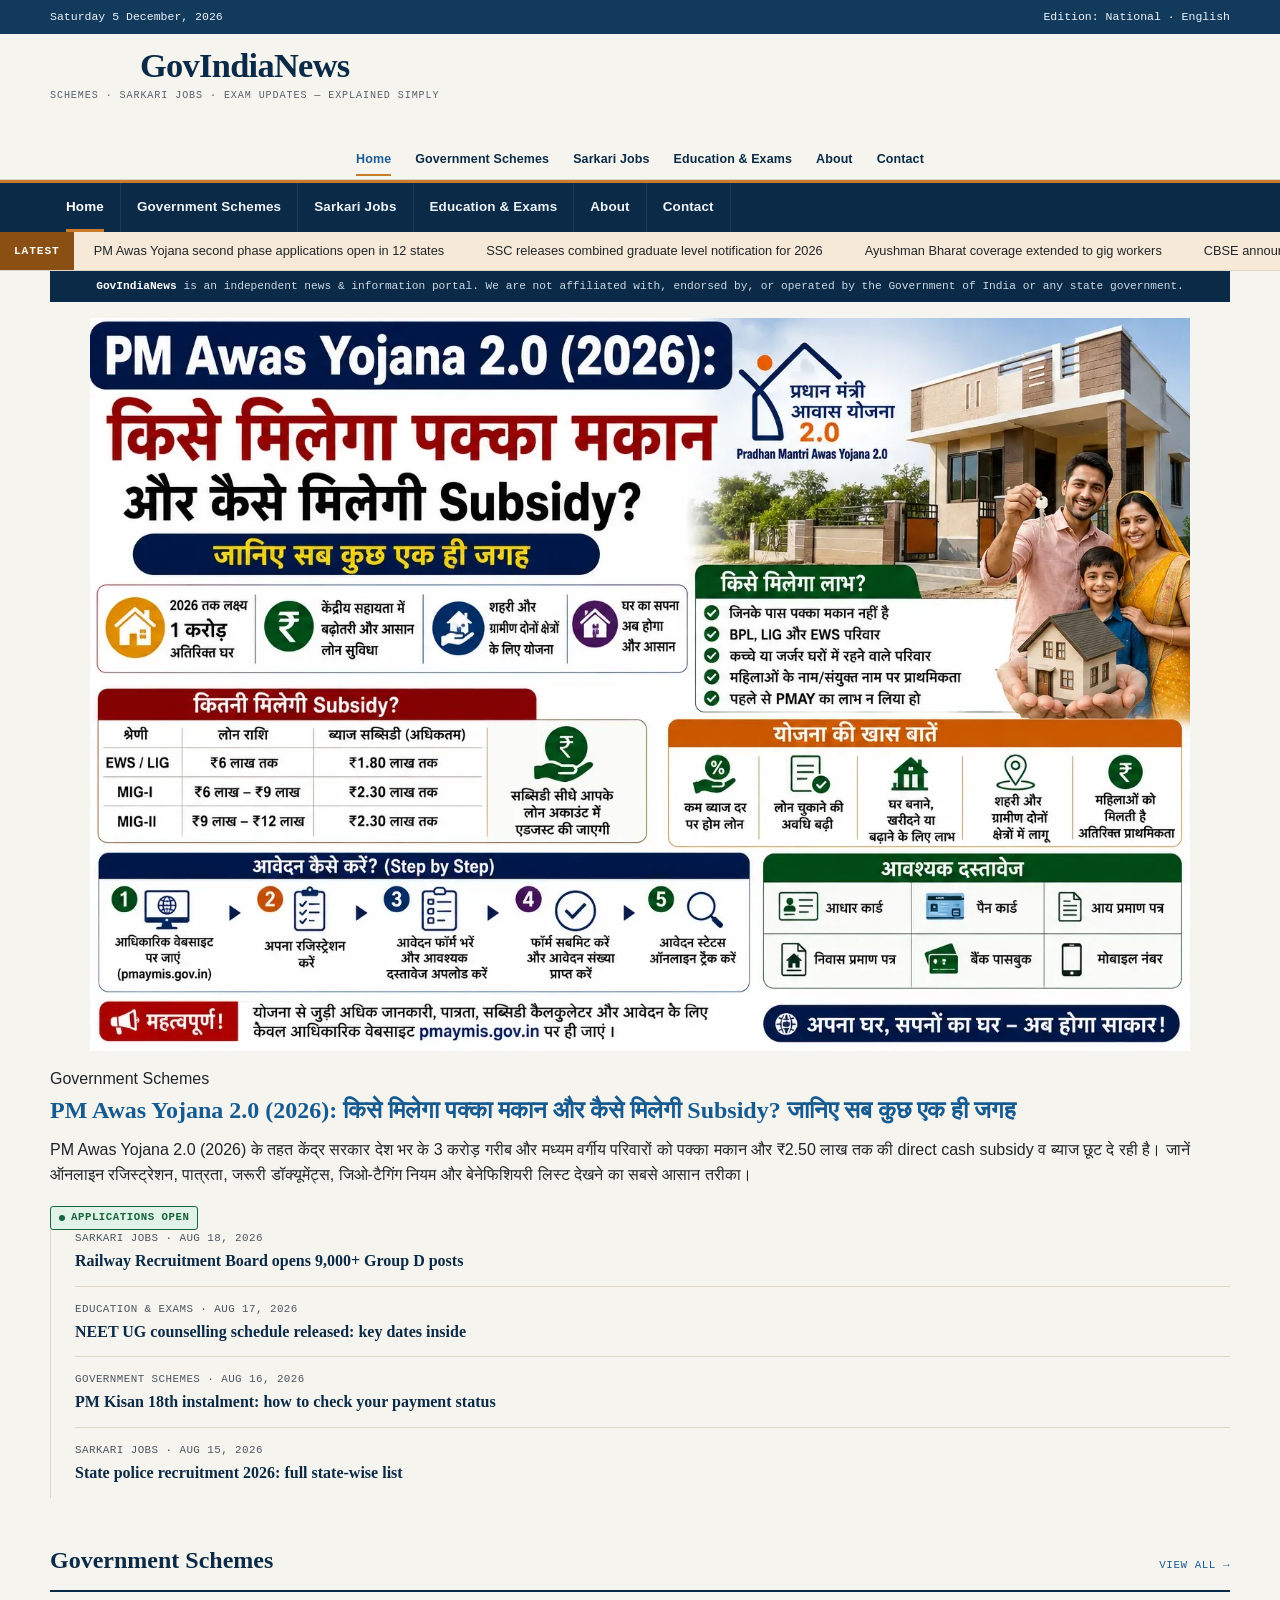
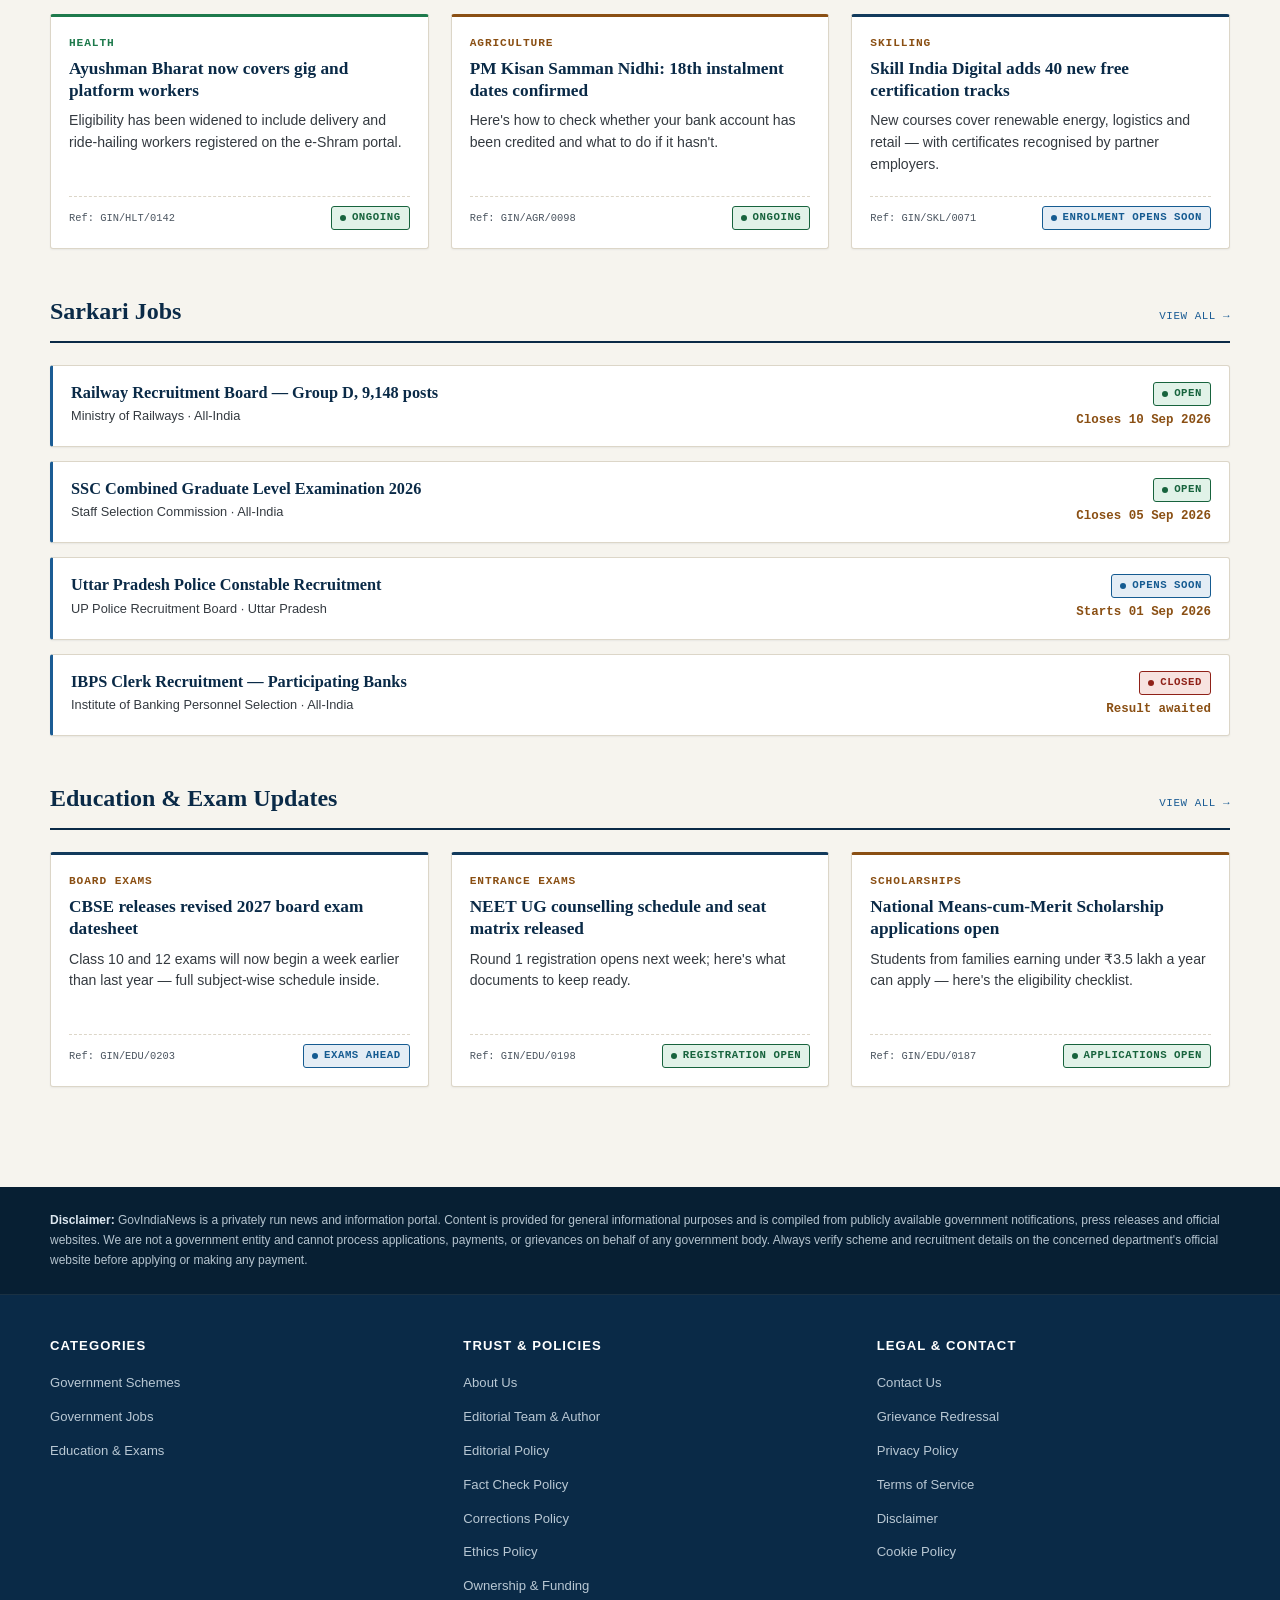
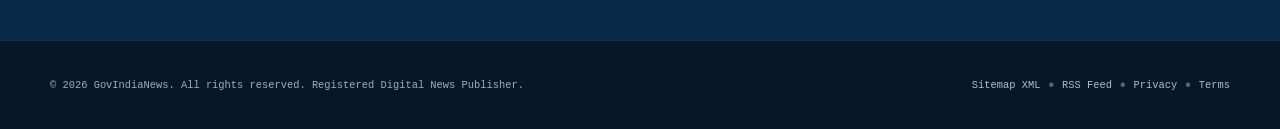
<file: index.html>
<!DOCTYPE html>
<html lang="en">
<head>
<meta charset="UTF-8">
<meta name="viewport" content="width=device-width, initial-scale=1.0">

<title>GovIndiaNews — Government Schemes, Sarkari Jobs &amp; Exam Updates</title>

<meta name="description" content="Independent coverage of Indian government schemes, sarkari jobs and exam notifications, explained in plain language with deadlines and eligibility.">

<link rel="canonical" href="https://www.govindianews.com/">
<link rel="icon" type="image/svg+xml" href="favicon.svg">
<meta name="theme-color" content="#0a2a47">

<meta property="og:type" content="website">
<meta property="og:site_name" content="GovIndiaNews">
<meta property="og:title" content="GovIndiaNews — Government Schemes, Sarkari Jobs &amp; Exam Updates">
<meta property="og:description" content="Independent coverage of Indian government schemes, sarkari jobs and exam notifications, explained in plain language with deadlines and eligibility.">
<meta property="og:url" content="https://www.govindianews.com/">
<meta property="og:image" content="https://www.govindianews.com/assets/og-image.jpg">
<meta property="og:image:width" content="1200">
<meta property="og:image:height" content="630">

<meta name="twitter:card" content="summary_large_image">
<meta name="twitter:title" content="GovIndiaNews — Government Schemes, Sarkari Jobs &amp; Exam Updates">
<meta name="twitter:description" content="Independent coverage of Indian government schemes, sarkari jobs and exam notifications, explained in plain language with deadlines and eligibility.">
<meta name="twitter:image" content="https://www.govindianews.com/assets/og-image.jpg">

<link rel="stylesheet" href="styles.min.css">

<script type="application/ld+json">
{
  "@context": "https://schema.org",
  "@type": "NewsMediaOrganization",
  "name": "GovIndiaNews",
  "url": "https://www.govindianews.com/",
  "logo": {
    "@type": "ImageObject",
    "url": "https://www.govindianews.com/assets/logo.png"
  },
  "description": "Independent news and information portal covering Indian government schemes, sarkari jobs and exam updates.",
  "sameAs": []
}
</script>
</head>

<body>


<!-- =========================================================
     UTILITY BAR
     ========================================================= -->

<div class="utility-bar">
  <div class="container">
    <span data-current-date>Wednesday, August 19, 2026</span>
    <span>Edition: National &middot; English</span>
  </div>
</div>


<!-- =========================================================
     MASTHEAD
     ========================================================= -->

<header class="masthead">

  <div class="container">

    <div class="masthead-row">

      <div class="brand">

        <h1>
          <a href="index.html">GovIndiaNews</a>
        </h1>

        <div class="tagline">
          Schemes &middot; Sarkari Jobs &middot; Exam Updates — Explained Simply
        </div>

      </div>

      <button
        class="nav-toggle"
        type="button"
        aria-label="Toggle navigation menu"
        aria-expanded="false"
        aria-controls="site-navigation"
      >
        <span aria-hidden="true">&#9776;</span>
      </button>

    </div>

    <nav
      class="primary-nav"
      id="site-navigation"
      aria-label="Primary navigation"
    >

      <ul>

        <li>
          <a href="index.html" class="active" aria-current="page">
            Home
          </a>
        </li>

        <li>
          <a href="schemes.html">
            Government Schemes
          </a>
        </li>

        <li>
          <a href="jobs.html">
            Sarkari Jobs
          </a>
        </li>

        <li>
          <a href="education.html">
            Education &amp; Exams
          </a>
        </li>

        <li>
          <a href="about.html">
            About
          </a>
        </li>

        <li>
          <a href="contact.html">
            Contact
          </a>
        </li>

      </ul>

    </nav>

  </div>

</header>


<!-- =========================================================
     PRIMARY NAVIGATION
     ========================================================= -->

<nav class="primary-nav" aria-label="Primary navigation">
  <div class="container">

    <ul>
      <li>
        <a href="index.html" class="active" aria-current="page">Home</a>
      </li>

      <li>
        <a href="schemes.html">Government Schemes</a>
      </li>

      <li>
        <a href="jobs.html">Sarkari Jobs</a>
      </li>

      <li>
        <a href="education.html">Education &amp; Exams</a>
      </li>

      <li>
        <a href="about.html">About</a>
      </li>

      <li>
        <a href="contact.html">Contact</a>
      </li>
    </ul>
  </div>
</nav>


<!-- =========================================================
     LATEST NEWS STRIP
     ========================================================= -->

<div class="ticker-wrap" aria-label="Latest news">
  <div class="ticker-label">Latest</div>

  <div class="ticker-track">
    <ul>
      <li>
        <a href="article.html">
          PM Awas Yojana second phase applications open in 12 states
        </a>
      </li>

      <li>
        <a href="jobs.html">
          SSC releases combined graduate level notification for 2026
        </a>
      </li>

      <li>
        <a href="article.html">
          Ayushman Bharat coverage extended to gig workers
        </a>
      </li>

      <li>
        <a href="education.html">
          CBSE announces revised board exam datesheet
        </a>
      </li>

      <li>
        <a href="article.html">
          Skill India Digital adds 40 new certification tracks
        </a>
      </li>
    </ul>
  </div>
</div>


<!-- =========================================================
     MAIN CONTENT
     ========================================================= -->

<main class="container">


  <!-- =======================================================
       HERO
       ======================================================= -->
<!-- =========================================================
     INDEPENDENCE NOTICE
     ========================================================= -->

<div class="disclaimer-bar">
  <strong>GovIndiaNews</strong> is an independent news &amp; information portal.
  We are not affiliated with, endorsed by, or operated by the Government of India
  or any state government.
</div>
      <figure class="article-featured-image">
  <img
    src="images/pm-awas.webp"
    width="1200"
    height="675"
    fetchpriority="high"
    loading="eager"
    decoding="async"
    alt="PM Awas Yojana 2.0 2026"
  >
      </figure>

      <div class="eyebrow">
        Government Schemes
      </div>

      <h2 id="featured-heading">
        <a href="pm-awas-yojana-2-0-2026-kise-milega-pakka-maken-aur-kaise-milegi-subsidy.html">
          PM Awas Yojana 2.0 (2026): किसे मिलेगा पक्का मकान और कैसे मिलेगी Subsidy? जानिए सब कुछ एक ही जगह </a>
      </h2>

      <p>
        PM Awas Yojana 2.0 (2026) के तहत केंद्र सरकार देश भर के 3 करोड़ गरीब और मध्यम वर्गीय परिवारों को पक्का मकान और ₹2.50 लाख तक की direct cash subsidy व ब्याज छूट दे रही है। जानें ऑनलाइन रजिस्ट्रेशन, पात्रता, जरूरी डॉक्यूमेंट्स, जिओ-टैगिंग नियम और बेनेफिशियरी लिस्ट देखने का सबसे आसान तरीका।
      </p>

      <span class="status-pill status-open">
        Applications Open
      </span>

    </div>


    <div class="hero-side">

      <article>
        <div class="meta">
          Sarkari Jobs &middot; Aug 18, 2026
        </div>

        <h3>
          <a href="article.html">
            Railway Recruitment Board opens 9,000+ Group D posts
          </a>
        </h3>
      </article>


      <article>
        <div class="meta">
          Education &amp; Exams &middot; Aug 17, 2026
        </div>

        <h3>
          <a href="article.html">
            NEET UG counselling schedule released: key dates inside
          </a>
        </h3>
      </article>


      <article>
        <div class="meta">
          Government Schemes &middot; Aug 16, 2026
        </div>

        <h3>
          <a href="article.html">
            PM Kisan 18th instalment: how to check your payment status
          </a>
        </h3>
      </article>


      <article>
        <div class="meta">
          Sarkari Jobs &middot; Aug 15, 2026
        </div>

        <h3>
          <a href="article.html">
            State police recruitment 2026: full state-wise list
          </a>
        </h3>
      </article>

    </div>

  </section>



  <!-- =======================================================
       GOVERNMENT SCHEMES
       ======================================================= -->

  <section aria-labelledby="schemes-head">

    <div class="section-head">

      <h2 id="schemes-head">
        Government Schemes
      </h2>

      <a
        class="see-all"
        href="schemes.html"
      >
        View all &rarr;
      </a>

    </div>


    <div class="card-grid">

      <article class="card" data-cat="health">

        <div class="cat">
          Health
        </div>

        <h3>
          <a href="article.html">
            Ayushman Bharat now covers gig and platform workers
          </a>
        </h3>

        <p>
          Eligibility has been widened to include delivery and ride-hailing
          workers registered on the e-Shram portal.
        </p>

        <div class="notif-line">
          <span>Ref: GIN/HLT/0142</span>
          <span class="status-pill status-open">
            Ongoing
          </span>
        </div>

      </article>


      <article class="card" data-cat="agriculture">

        <div class="cat">
          Agriculture
        </div>

        <h3>
          <a href="article.html">
            PM Kisan Samman Nidhi: 18th instalment dates confirmed
          </a>
        </h3>

        <p>
          Here's how to check whether your bank account has been credited
          and what to do if it hasn't.
        </p>

        <div class="notif-line">
          <span>Ref: GIN/AGR/0098</span>
          <span class="status-pill status-open">
            Ongoing
          </span>
        </div>

      </article>


      <article class="card" data-cat="skilling">

        <div class="cat">
          Skilling
        </div>

        <h3>
          <a href="article.html">
            Skill India Digital adds 40 new free certification tracks
          </a>
        </h3>

        <p>
          New courses cover renewable energy, logistics and retail —
          with certificates recognised by partner employers.
        </p>

        <div class="notif-line">
          <span>Ref: GIN/SKL/0071</span>
          <span class="status-pill status-upcoming">
            Enrolment Opens Soon
          </span>
        </div>

      </article>

    </div>

  </section>


  <!-- =======================================================
       SARKARI JOBS
       ======================================================= -->

  <section aria-labelledby="jobs-head">

    <div class="section-head">

      <h2 id="jobs-head">
        Sarkari Jobs
      </h2>

      <a
        class="see-all"
        href="jobs.html"
      >
        View all &rarr;
      </a>

    </div>


    <div class="job-list">

      <div class="job-row">

        <div>
          <h3>
            <a href="article.html">
              Railway Recruitment Board — Group D, 9,148 posts
            </a>
          </h3>

          <div class="org">
            Ministry of Railways &middot; All-India
          </div>
        </div>

        <div class="deadline">

          <span class="status-pill status-open">
            Open
          </span>

          <strong>
            Closes 10 Sep 2026
          </strong>

        </div>

      </div>


      <div class="job-row">

        <div>
          <h3>
            <a href="article.html">
              SSC Combined Graduate Level Examination 2026
            </a>
          </h3>

          <div class="org">
            Staff Selection Commission &middot; All-India
          </div>
        </div>

        <div class="deadline">

          <span class="status-pill status-open">
            Open
          </span>

          <strong>
            Closes 05 Sep 2026
          </strong>

        </div>

      </div>


      <div class="job-row">

        <div>
          <h3>
            <a href="article.html">
              Uttar Pradesh Police Constable Recruitment
            </a>
          </h3>

          <div class="org">
            UP Police Recruitment Board &middot; Uttar Pradesh
          </div>
        </div>

        <div class="deadline">

          <span class="status-pill status-upcoming">
            Opens Soon
          </span>

          <strong>
            Starts 01 Sep 2026
          </strong>

        </div>

      </div>


      <div class="job-row">

        <div>
          <h3>
            <a href="article.html">
              IBPS Clerk Recruitment — Participating Banks
            </a>
          </h3>

          <div class="org">
            Institute of Banking Personnel Selection &middot; All-India
          </div>
        </div>

        <div class="deadline">

          <span class="status-pill status-closed">
            Closed
          </span>

          <strong>
            Result awaited
          </strong>

        </div>

      </div>

    </div>

  </section>


  <!-- =======================================================
       EDUCATION & EXAMS
       ======================================================= -->

  <section aria-labelledby="edu-head">

    <div class="section-head">

      <h2 id="edu-head">
        Education &amp; Exam Updates
      </h2>

      <a
        class="see-all"
        href="education.html"
      >
        View all &rarr;
      </a>

    </div>


    <div class="card-grid">

      <article class="card" data-cat="education">

        <div class="cat">
          Board Exams
        </div>

        <h3>
          <a href="article.html">
            CBSE releases revised 2027 board exam datesheet
          </a>
        </h3>

        <p>
          Class 10 and 12 exams will now begin a week earlier than last year
          — full subject-wise schedule inside.
        </p>

        <div class="notif-line">
          <span>Ref: GIN/EDU/0203</span>
          <span class="status-pill status-upcoming">
            Exams Ahead
          </span>
        </div>

      </article>


      <article class="card" data-cat="education">

        <div class="cat">
          Entrance Exams
        </div>

        <h3>
          <a href="article.html">
            NEET UG counselling schedule and seat matrix released
          </a>
        </h3>

        <p>
          Round 1 registration opens next week; here's what documents
          to keep ready.
        </p>

        <div class="notif-line">
          <span>Ref: GIN/EDU/0198</span>
          <span class="status-pill status-open">
            Registration Open
          </span>
        </div>

      </article>


      <article class="card" data-cat="scholarship">

        <div class="cat">
          Scholarships
        </div>

        <h3>
          <a href="article.html">
            National Means-cum-Merit Scholarship applications open
          </a>
        </h3>

        <p>
          Students from families earning under &#8377;3.5 lakh a year
          can apply — here's the eligibility checklist.
        </p>

        <div class="notif-line">
          <span>Ref: GIN/EDU/0187</span>
          <span class="status-pill status-open">
            Applications Open
          </span>
        </div>

      </article>

    </div>

  </section>

</main>


<!-- =========================================================
     FOOTER
     ========================================================= -->

<footer class="footer" role="contentinfo">

  <!-- Disclaimer -->

  <div class="footer-disclaimer">

    <div class="container">

      <p>
        <strong>Disclaimer:</strong>
        GovIndiaNews is a privately run news and information portal.
        Content is provided for general informational purposes and is compiled
        from publicly available government notifications, press releases and
        official websites. We are not a government entity and cannot process
        applications, payments, or grievances on behalf of any government body.
        Always verify scheme and recruitment details on the concerned
        department's official website before applying or making any payment.
      </p>

    </div>

  </div>


  <!-- Footer Main -->

  <div class="footer-main">

    <div class="container">

      <div class="footer-grid">


        <!-- Column 1 -->

        <div class="footer-col">

          <h4 class="footer-col-title">
            Categories
          </h4>

          <ul class="footer-links">

            <li>
              <a href="schemes.html">
                Government Schemes
              </a>
            </li>

            <li>
              <a href="jobs.html">
                Government Jobs
              </a>
            </li>

            <li>
              <a href="education.html">
                Education &amp; Exams
              </a>
            </li>

          </ul>

        </div>


        <!-- Column 2 -->

        <div class="footer-col">

          <h4 class="footer-col-title">
            Trust &amp; Policies
          </h4>

          <ul class="footer-links">

            <li>
              <a href="about.html">
                About Us
              </a>
            </li>

            <li>
              <a href="akash-singh-solanki.html">
                Editorial Team &amp; Author
              </a>
            </li>

            <li>
              <a href="editorial.html">
                Editorial Policy
              </a>
            </li>

            <li>
              <a href="fact-check.html">
                Fact Check Policy
              </a>
            </li>

            <li>
              <a href="corrections.html">
                Corrections Policy
              </a>
            </li>

            <li>
              <a href="ethics.html">
                Ethics Policy
              </a>
            </li>

            <li>
              <a href="ownership.html">
                Ownership &amp; Funding
              </a>
            </li>

          </ul>

        </div>


        <!-- Column 3 -->

        <div class="footer-col">

          <h4 class="footer-col-title">
            Legal &amp; Contact
          </h4>

          <ul class="footer-links">

            <li>
              <a href="contact.html">
                Contact Us
              </a>
            </li>

            <li>
              <a href="grievance.html">
                Grievance Redressal
              </a>
            </li>

            <li>
              <a href="privacy-policy.html">
                Privacy Policy
              </a>
            </li>

            <li>
              <a href="terms.html">
                Terms of Service
              </a>
            </li>

            <li>
              <a href="disclaimer.html">
                Disclaimer
              </a>
            </li>

            <li>
              <a href="cookie.html">
                Cookie Policy
              </a>
            </li>

          </ul>

        </div>

      </div>

    </div>

  </div>


  <!-- Footer Bottom -->

  <div class="footer-bottom">

    <div class="container">

      <div class="footer-bottom-inner">

        <div class="footer-copyright">
          &copy; 2026 GovIndiaNews. All rights reserved.
          Registered Digital News Publisher.
        </div>

        <div class="footer-bottom-links">

          <a href="sitemap.xml">
            Sitemap XML
          </a>

          <span>&bull;</span>

          <a href="rss.xml">
            RSS Feed
          </a>

          <span>&bull;</span>

          <a href="privacy-policy.html">
            Privacy
          </a>

          <span>&bull;</span>

          <a href="terms.html">
            Terms
          </a>

        </div>

      </div>

    </div>

  </div>

</footer>


<!-- =========================================================
     JAVASCRIPT
     ========================================================= -->

<script src="script.min.js" defer></script>

</body>
    </html>
</file>
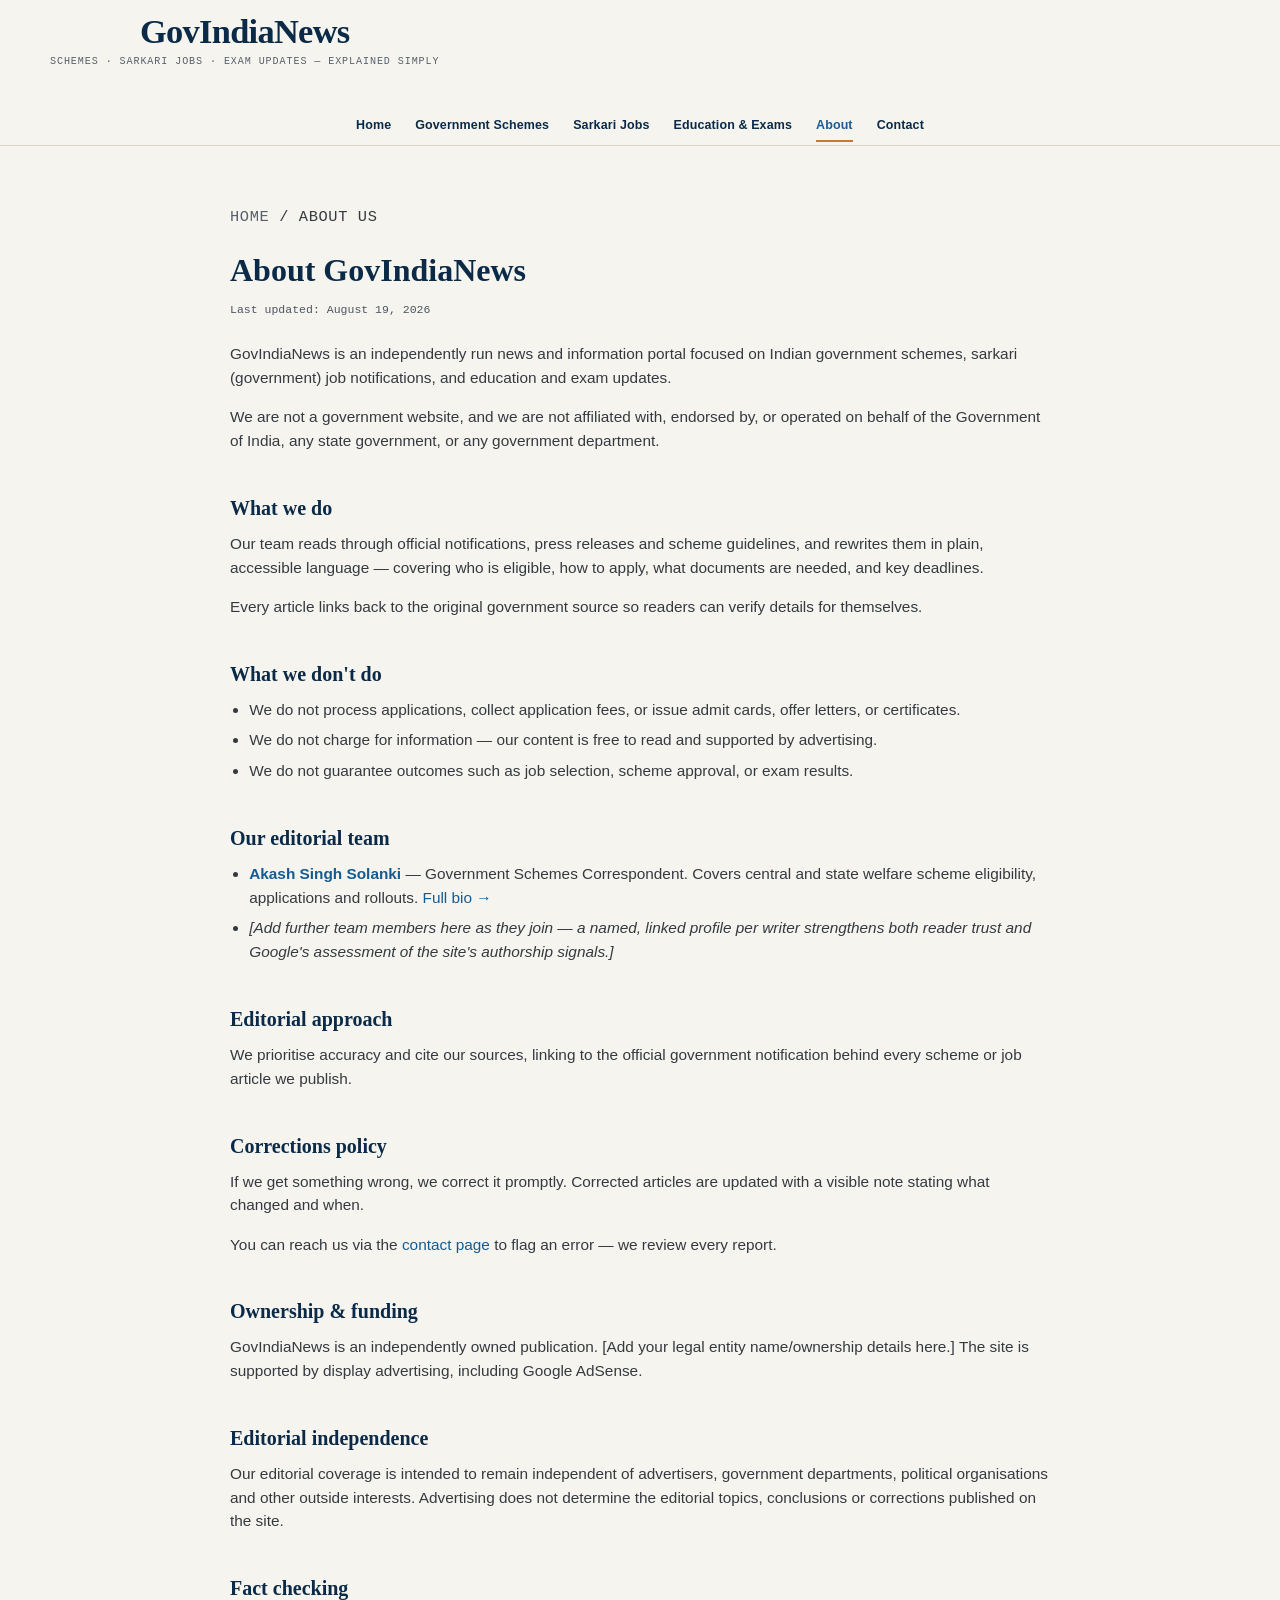
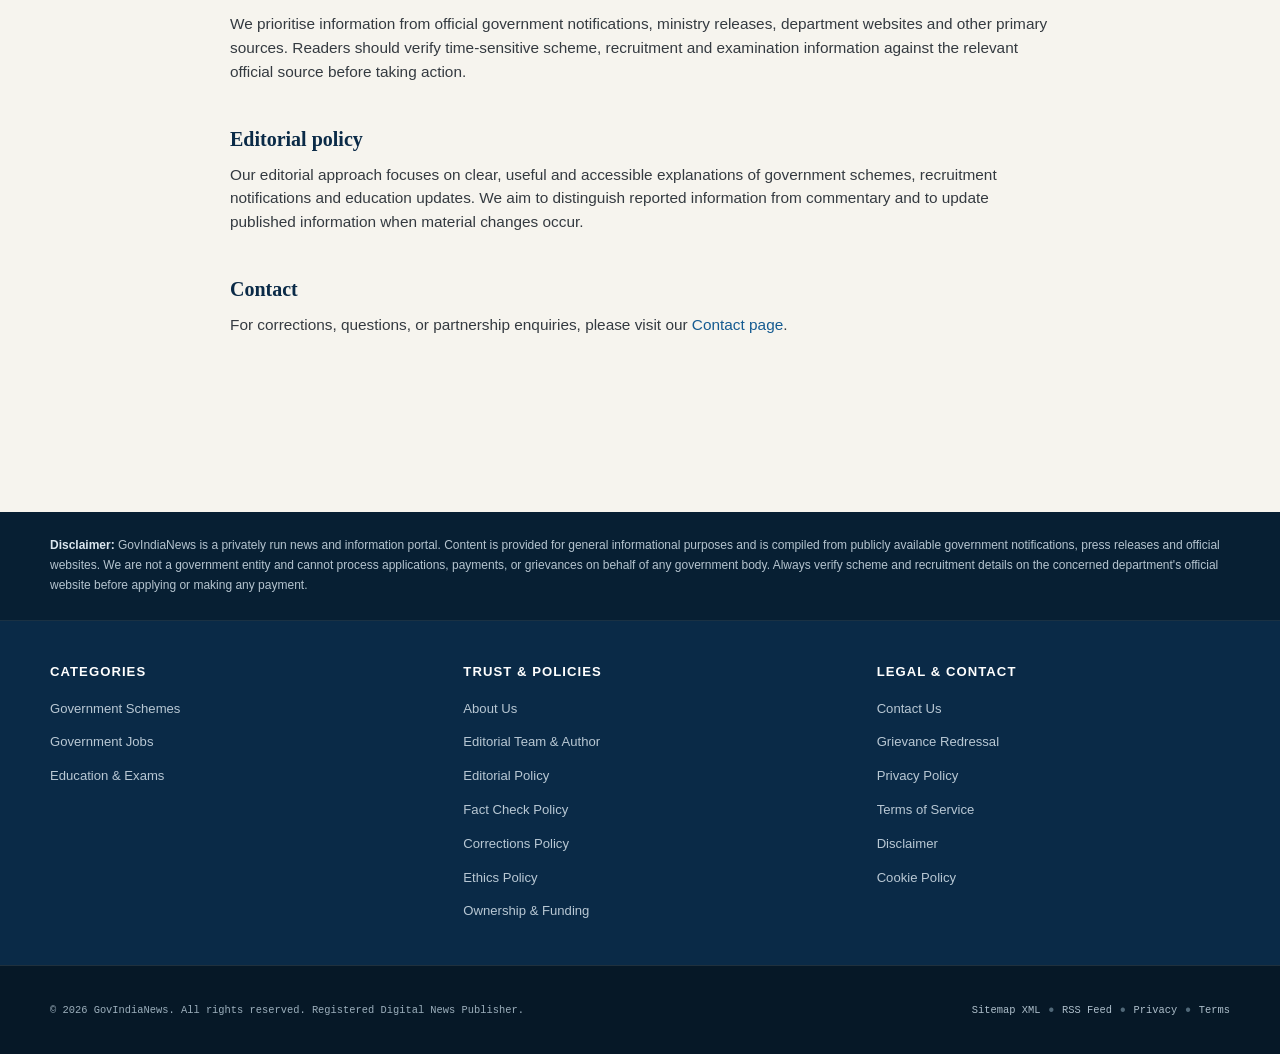
<file: about.html>
<!DOCTYPE html>
<html lang="en">
<head>
<meta charset="UTF-8">
<meta name="viewport" content="width=device-width, initial-scale=1.0">

<title>About Us — GovIndiaNews</title>

<meta name="description" content="Learn about GovIndiaNews, an independent portal covering Indian government schemes, sarkari jobs and exam updates.">

<link rel="canonical" href="https://www.govindianews.com/about.html">
<link rel="icon" type="image/svg+xml" href="favicon.svg">
<meta name="theme-color" content="#0a2a47">

<meta property="og:type" content="website">
<meta property="og:site_name" content="GovIndiaNews">
<meta property="og:title" content="About Us — GovIndiaNews">
<meta property="og:description" content="Learn about GovIndiaNews, an independent portal covering Indian government schemes, sarkari jobs and exam updates.">
<meta property="og:url" content="https://www.govindianews.com/about.html">
<meta property="og:image" content="https://www.govindianews.com/assets/og-image.jpg">
<meta property="og:image:width" content="1200">
<meta property="og:image:height" content="630">

<meta name="twitter:card" content="summary_large_image">
<meta name="twitter:title" content="About Us — GovIndiaNews">
<meta name="twitter:description" content="Learn about GovIndiaNews, an independent portal covering Indian government schemes, sarkari jobs and exam updates.">
<meta name="twitter:image" content="https://www.govindianews.com/assets/og-image.jpg">

<link rel="stylesheet" href="styles.min.css">

<script type="application/ld+json">
{
  "@context": "https://schema.org",
  "@type": "AboutPage",
  "name": "About Us — GovIndiaNews",
  "url": "https://www.govindianews.com/about.html",
  "description": "Learn about GovIndiaNews, an independent portal covering Indian government schemes, sarkari jobs and exam updates.",
  "isPartOf": {
    "@type": "WebSite",
    "name": "GovIndiaNews",
    "url": "https://www.govindianews.com/"
  },
  "about": {
    "@type": "Organization",
    "name": "GovIndiaNews",
    "url": "https://www.govindianews.com/"
  }
}
</script>
</head>

<body>

<!-- =========================================================
     COMPACT HEADER
     ========================================================= -->

<header class="masthead">

  <div class="container">

    <div class="masthead-row">

      <div class="brand">

        <h1>
          <a href="index.html">GovIndiaNews</a>
        </h1>

        <div class="tagline">
          Schemes &middot; Sarkari Jobs &middot; Exam Updates — Explained Simply
        </div>

      </div>

      <button
        class="nav-toggle"
        type="button"
        aria-label="Toggle navigation menu"
        aria-expanded="false"
        aria-controls="site-navigation"
      >
        <span aria-hidden="true">&#9776;</span>
      </button>

    </div>

    <nav
      class="primary-nav"
      id="site-navigation"
      aria-label="Primary navigation"
    >

      <ul>

        <li>
          <a href="index.html">
            Home
          </a>
        </li>

        <li>
          <a href="schemes.html">
            Government Schemes
          </a>
        </li>

        <li>
          <a href="jobs.html">
            Sarkari Jobs
          </a>
        </li>

        <li>
          <a href="education.html">
            Education &amp; Exams
          </a>
        </li>

        <li>
          <a href="about.html" class="active" aria-current="page">
            About
          </a>
        </li>

        <li>
          <a href="contact.html">
            Contact
          </a>
        </li>

      </ul>

    </nav>

  </div>

</header>


<!-- =========================================================
     MAIN CONTENT
     ========================================================= -->

<main class="container">

  <div class="page-body">

    <p class="breadcrumb">
      <a href="index.html">Home</a>
      /
      About Us
    </p>


    <h1>
      About GovIndiaNews
    </h1>

    <p class="updated">
      Last updated: August 19, 2026
    </p>


    <p>
      GovIndiaNews is an independently run news and information portal
      focused on Indian government schemes, sarkari (government) job
      notifications, and education and exam updates.
    </p>

    <p>
      We are not a government website, and we are not affiliated with,
      endorsed by, or operated on behalf of the Government of India,
      any state government, or any government department.
    </p>


    <h2>
      What we do
    </h2>

    <p>
      Our team reads through official notifications, press releases and
      scheme guidelines, and rewrites them in plain, accessible language
      — covering who is eligible, how to apply, what documents are needed,
      and key deadlines.
    </p>

    <p>
      Every article links back to the original government source so readers
      can verify details for themselves.
    </p>


    <h2>
      What we don't do
    </h2>

    <ul>

      <li>
        We do not process applications, collect application fees, or issue
        admit cards, offer letters, or certificates.
      </li>

      <li>
        We do not charge for information — our content is free to read and
        supported by advertising.
      </li>

      <li>
        We do not guarantee outcomes such as job selection, scheme approval,
        or exam results.
      </li>

    </ul>


    <h2 id="editorial-team">
      Our editorial team
    </h2>

    <ul>

      <li>
        <strong>
          <a href="akash-singh-solanki.html">
            Akash Singh Solanki
          </a>
        </strong>
        — Government Schemes Correspondent.
        Covers central and state welfare scheme eligibility,
        applications and rollouts.
        <a href="akash-singh-solanki.html">
          Full bio &rarr;
        </a>
      </li>

      <li>
        <em>
          [Add further team members here as they join — a named, linked
          profile per writer strengthens both reader trust and Google's
          assessment of the site's authorship signals.]
        </em>
      </li>

    </ul>


    <h2>
      Editorial approach
    </h2>

    <p>
      We prioritise accuracy and cite our sources, linking to the official
      government notification behind every scheme or job article we publish.
    </p>


    <h2 id="corrections">
      Corrections policy
    </h2>

    <p>
      If we get something wrong, we correct it promptly. Corrected articles
      are updated with a visible note stating what changed and when.
    </p>

    <p>
      You can reach us via the
      <a href="contact.html">contact page</a>
      to flag an error — we review every report.
    </p>


    <h2 id="ownership">
      Ownership &amp; funding
    </h2>

    <p>
      GovIndiaNews is an independently owned publication.
      [Add your legal entity name/ownership details here.]
      The site is supported by display advertising, including Google AdSense.
    </p>


    <h2 id="ethics">
      Editorial independence
    </h2>

    <p>
      Our editorial coverage is intended to remain independent of advertisers,
      government departments, political organisations and other outside
      interests. Advertising does not determine the editorial topics,
      conclusions or corrections published on the site.
    </p>


    <h2 id="fact-check">
      Fact checking
    </h2>

    <p>
      We prioritise information from official government notifications,
      ministry releases, department websites and other primary sources.
      Readers should verify time-sensitive scheme, recruitment and examination
      information against the relevant official source before taking action.
    </p>


    <h2 id="editorial">
      Editorial policy
    </h2>

    <p>
      Our editorial approach focuses on clear, useful and accessible
      explanations of government schemes, recruitment notifications and
      education updates. We aim to distinguish reported information from
      commentary and to update published information when material changes
      occur.
    </p>


    <h2>
      Contact
    </h2>

    <p>
      For corrections, questions, or partnership enquiries, please visit
      our <a href="contact.html">Contact page</a>.
    </p>

  </div>

</main>


<!-- =========================================================
     FOOTER
     ========================================================= -->

<footer class="footer" role="contentinfo">


  <!-- Footer Disclaimer -->

  <div class="footer-disclaimer">

    <div class="container">

      <p>
        <strong>Disclaimer:</strong>
        GovIndiaNews is a privately run news and information portal.
        Content is provided for general informational purposes and is compiled
        from publicly available government notifications, press releases and
        official websites. We are not a government entity and cannot process
        applications, payments, or grievances on behalf of any government body.
        Always verify scheme and recruitment details on the concerned
        department's official website before applying or making any payment.
      </p>

    </div>

  </div>


  <!-- Footer Main -->

  <div class="footer-main">

    <div class="container">

      <div class="footer-grid">


        <!-- Categories -->

        <div class="footer-col">

          <h4 class="footer-col-title">
            Categories
          </h4>

          <ul class="footer-links">

            <li>
              <a href="schemes.html">
                Government Schemes
              </a>
            </li>

            <li>
              <a href="jobs.html">
                Government Jobs
              </a>
            </li>

            <li>
              <a href="education.html">
                Education &amp; Exams
              </a>
            </li>

          </ul>

        </div>


        <!-- Trust & Policies -->

        <div class="footer-col">

          <h4 class="footer-col-title">
            Trust &amp; Policies
          </h4>

          <ul class="footer-links">

            <li>
              <a href="about.html">
                About Us
              </a>
            </li>

            <li>
              <a href="akash-singh-solanki.html">
                Editorial Team &amp; Author
              </a>
            </li>

            <li>
              <a href="about.html#editorial">
                Editorial Policy
              </a>
            </li>

            <li>
              <a href="about.html#fact-check">
                Fact Check Policy
              </a>
            </li>

            <li>
              <a href="about.html#corrections">
                Corrections Policy
              </a>
            </li>

            <li>
              <a href="about.html#ethics">
                Ethics Policy
              </a>
            </li>

            <li>
              <a href="about.html#ownership">
                Ownership &amp; Funding
              </a>
            </li>

          </ul>

        </div>


        <!-- Legal & Contact -->

        <div class="footer-col">

          <h4 class="footer-col-title">
            Legal &amp; Contact
          </h4>

          <ul class="footer-links">

            <li>
              <a href="contact.html">
                Contact Us
              </a>
            </li>

            <li>
              <a href="contact.html">
                Grievance Redressal
              </a>
            </li>

            <li>
              <a href="privacy-policy.html">
                Privacy Policy
              </a>
            </li>

            <li>
              <a href="terms.html">
                Terms of Service
              </a>
            </li>

            <li>
              <a href="about.html">
                Disclaimer
              </a>
            </li>

            <li>
              <a href="privacy-policy.html">
                Cookie Policy
              </a>
            </li>

          </ul>

        </div>

      </div>

    </div>

  </div>


  <!-- Footer Bottom -->

  <div class="footer-bottom">

    <div class="container">

      <div class="footer-bottom-inner">

        <div class="footer-copyright">
          &copy; 2026 GovIndiaNews. All rights reserved.
          Registered Digital News Publisher.
        </div>

        <div class="footer-bottom-links">

          <a href="sitemap.xml">
            Sitemap XML
          </a>

          <span>&bull;</span>

          <a href="rss.xml">
            RSS Feed
          </a>

          <span>&bull;</span>

          <a href="privacy-policy.html">
            Privacy
          </a>

          <span>&bull;</span>

          <a href="terms.html">
            Terms
          </a>

        </div>

      </div>

    </div>

  </div>

</footer>


<!-- =========================================================
     JAVASCRIPT
     ========================================================= -->

<script src="script.min.js" defer></script>

</body>
  </html>
</file>
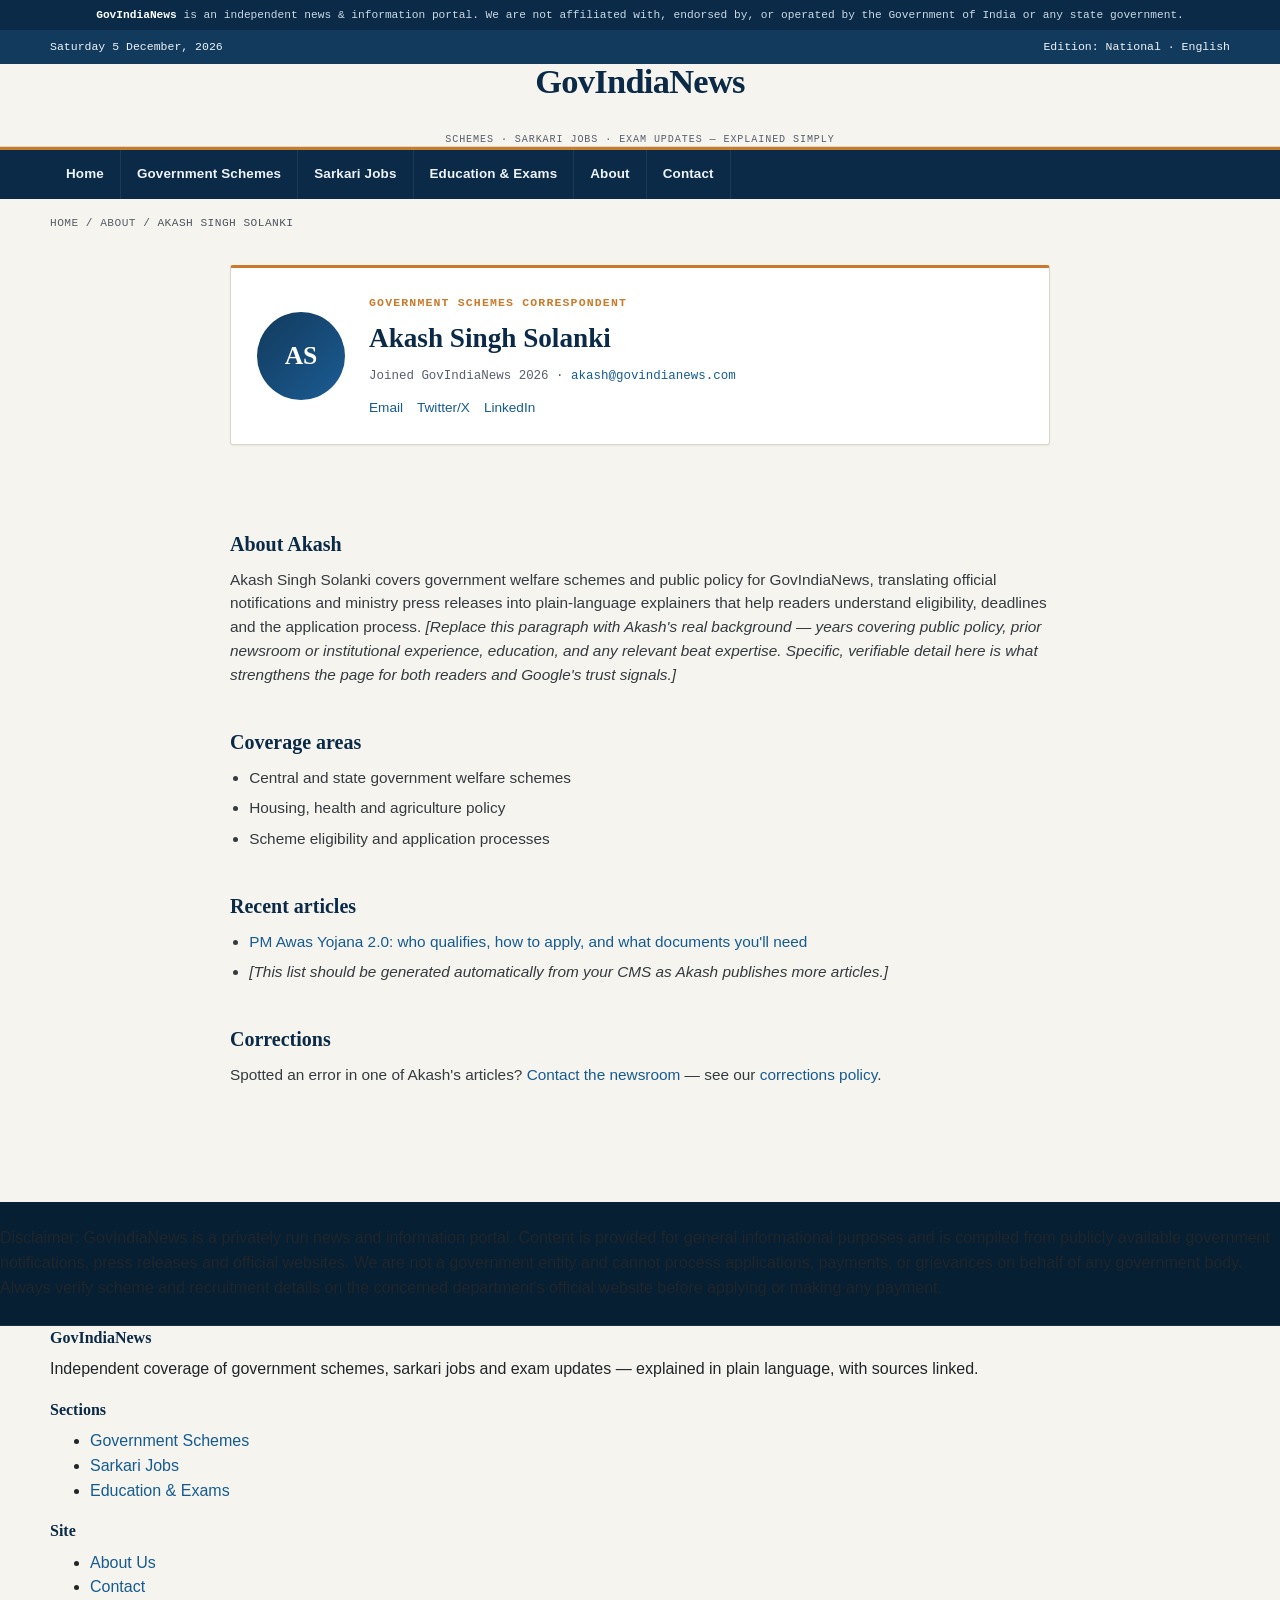
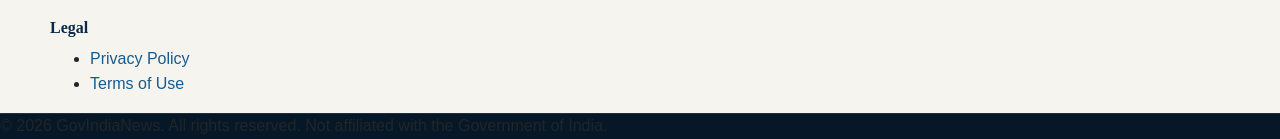
<file: akash-singh-solanki.html>
<!DOCTYPE html>
<html lang="en">
<head>
<meta charset="UTF-8">
<meta name="viewport" content="width=device-width, initial-scale=1.0">
<title>Akash Singh Solanki — Government Schemes Correspondent | GovIndiaNews</title>
<meta name="description" content="Akash Singh Solanki covers Indian government schemes, welfare programmes and public policy for GovIndiaNews. Read his bio, coverage areas and latest articles.">
<link rel="preconnect" href="https://fonts.googleapis.com">
<link rel="preconnect" href="https://fonts.gstatic.com" crossorigin>
<link href="https://fonts.googleapis.com/css2?family=Noto+Serif:wght@400;700&family=Noto+Sans:wght@400;600;700&family=IBM+Plex+Mono:wght@400;700&display=swap" rel="stylesheet">
<link rel="stylesheet" href="styles.min.css">
<link rel="canonical" href="https://www.govindianews.com/akash-singh-solanki.html">
<link rel="icon" type="image/svg+xml" href="favicon.svg">
<meta name="theme-color" content="#0a2a47">
<meta property="og:type" content="profile">
<meta property="og:site_name" content="GovIndiaNews">
<meta property="og:title" content="Akash Singh Solanki — Government Schemes Correspondent">
<meta property="og:description" content="Akash Singh Solanki covers Indian government schemes, welfare programmes and public policy for GovIndiaNews.">
<meta property="og:url" content="https://www.govindianews.com/akash-singh-solanki.html">
<meta property="og:image" content="https://www.govindianews.com/assets/og-image.jpg">
<meta property="og:image:width" content="1200">
<meta property="og:image:height" content="630">
<meta name="twitter:card" content="summary_large_image">
<meta name="twitter:title" content="Akash Singh Solanki — Government Schemes Correspondent">
<meta name="twitter:description" content="Akash Singh Solanki covers Indian government schemes, welfare programmes and public policy for GovIndiaNews.">
<meta name="twitter:image" content="https://www.govindianews.com/assets/og-image.jpg">
<script type="application/ld+json">
{
  "@context": "https://schema.org",
  "@type": "Person",
  "name": "Akash Singh Solanki",
  "url": "https://www.govindianews.com/akash-singh-solanki.html",
  "jobTitle": "Government Schemes Correspondent",
  "worksFor": {
    "@type": "Organization",
    "name": "GovIndiaNews",
    "url": "https://www.govindianews.com/"
  },
  "description": "Akash Singh Solanki covers Indian government schemes, welfare programmes and public policy for GovIndiaNews.",
  "sameAs": [
    "https://twitter.com/REPLACE_WITH_HANDLE",
    "https://www.linkedin.com/in/REPLACE_WITH_PROFILE"
  ]
}
</script>
</head>
<body>

<div class="disclaimer-bar">
  <strong>GovIndiaNews</strong> is an independent news &amp; information portal. We are not affiliated with, endorsed by, or operated by the Government of India or any state government.
</div>

<div class="utility-bar">
  <div class="container">
    <span data-current-date>Wednesday, August 19, 2026</span>
    <span>Edition: National &middot; English</span>
  </div>
</div>

<header class="masthead">
  <div class="container">
    <h1><a href="index.html">GovIndiaNews</a></h1>
    <div class="tagline">Schemes &middot; Sarkari Jobs &middot; Exam Updates — Explained Simply</div>
  </div>
</header>

<nav class="primary-nav">
  <div class="container">
    <ul>
      <li><a href="index.html">Home</a></li>
      <li><a href="schemes.html">Government Schemes</a></li>
      <li><a href="jobs.html">Sarkari Jobs</a></li>
      <li><a href="education.html">Education &amp; Exams</a></li>
      <li><a href="about.html">About</a></li>
      <li><a href="contact.html">Contact</a></li>
    </ul>
    <button class="nav-toggle" aria-label="Toggle menu" aria-expanded="false">&#9776;</button>
  </div>
</nav>

<main class="container">
  <p class="breadcrumb"><a href="index.html">Home</a> / <a href="about.html">About</a> / Akash Singh Solanki</p>

  <section class="author-hero">
    <div class="author-avatar" aria-hidden="true">AS</div>
    <div>
      <div class="eyebrow">Government Schemes Correspondent</div>
      <h1>Akash Singh Solanki</h1>
      <p class="author-meta">Joined GovIndiaNews 2026 &middot; <a href="mailto:akash@govindianews.com">akash@govindianews.com</a></p>
      <div class="author-links">
        <a href="mailto:akash@govindianews.com">Email</a>
        <a href="https://twitter.com/REPLACE_WITH_HANDLE" rel="noopener" target="_blank">Twitter/X</a>
        <a href="https://www.linkedin.com/in/REPLACE_WITH_PROFILE" rel="noopener" target="_blank">LinkedIn</a>
      </div>
    </div>
  </section>

  <div class="page-body" style="margin-top:0;">
    <h2>About Akash</h2>
    <p>Akash Singh Solanki covers government welfare schemes and public policy for GovIndiaNews, translating official notifications and ministry press releases into plain-language explainers that help readers understand eligibility, deadlines and the application process. <em>[Replace this paragraph with Akash's real background — years covering public policy, prior newsroom or institutional experience, education, and any relevant beat expertise. Specific, verifiable detail here is what strengthens the page for both readers and Google's trust signals.]</em></p>

    <h2>Coverage areas</h2>
    <ul>
      <li>Central and state government welfare schemes</li>
      <li>Housing, health and agriculture policy</li>
      <li>Scheme eligibility and application processes</li>
    </ul>

    <h2>Recent articles</h2>
    <ul>
      <li><a href="article.html">PM Awas Yojana 2.0: who qualifies, how to apply, and what documents you'll need</a></li>
      <li><em>[This list should be generated automatically from your CMS as Akash publishes more articles.]</em></li>
    </ul>

    <h2>Corrections</h2>
    <p>Spotted an error in one of Akash's articles? <a href="contact.html">Contact the newsroom</a> — see our <a href="about.html#corrections">corrections policy</a>.</p>
  </div>
</main>

<footer>
  <div class="footer-disclaimer">
    Disclaimer: GovIndiaNews is a privately run news and information portal. Content is provided for general informational purposes and is compiled from publicly available government notifications, press releases and official websites. We are not a government entity and cannot process applications, payments, or grievances on behalf of any government body. Always verify scheme and recruitment details on the concerned department's official website before applying or making any payment.
  </div>
  <div class="container">
    <div>
      <h4>GovIndiaNews</h4>
      <p>Independent coverage of government schemes, sarkari jobs and exam updates — explained in plain language, with sources linked.</p>
    </div>
    <div>
      <h4>Sections</h4>
      <ul>
        <li><a href="schemes.html">Government Schemes</a></li>
        <li><a href="jobs.html">Sarkari Jobs</a></li>
        <li><a href="education.html">Education &amp; Exams</a></li>
      </ul>
    </div>
    <div>
      <h4>Site</h4>
      <ul>
        <li><a href="about.html">About Us</a></li>
        <li><a href="contact.html">Contact</a></li>
      </ul>
    </div>
    <div>
      <h4>Legal</h4>
      <ul>
        <li><a href="privacy-policy.html">Privacy Policy</a></li>
        <li><a href="terms.html">Terms of Use</a></li>
      </ul>
    </div>
  </div>
  <div class="footer-bottom">&copy; 2026 GovIndiaNews. All rights reserved. Not affiliated with the Government of India.</div>
</footer>

<script src="script.min.js"></script>
</body>
</html>
</file>
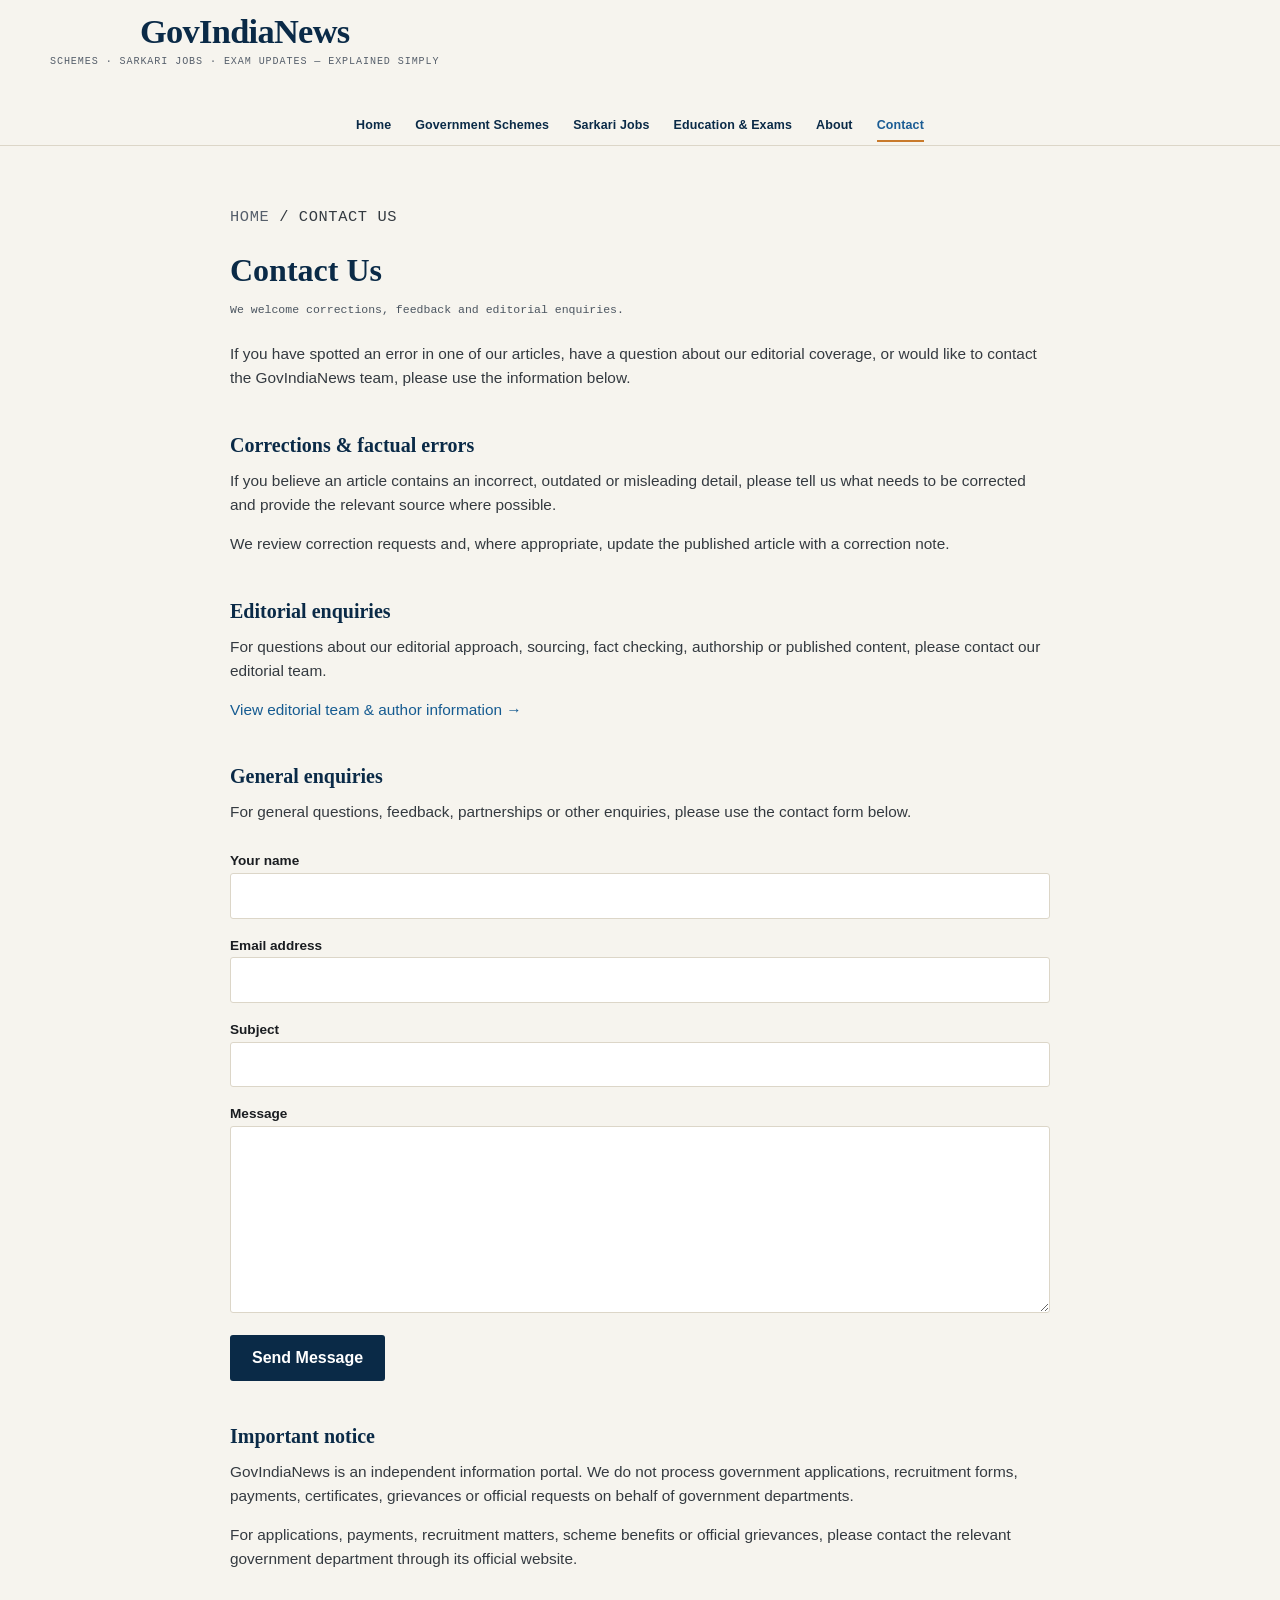
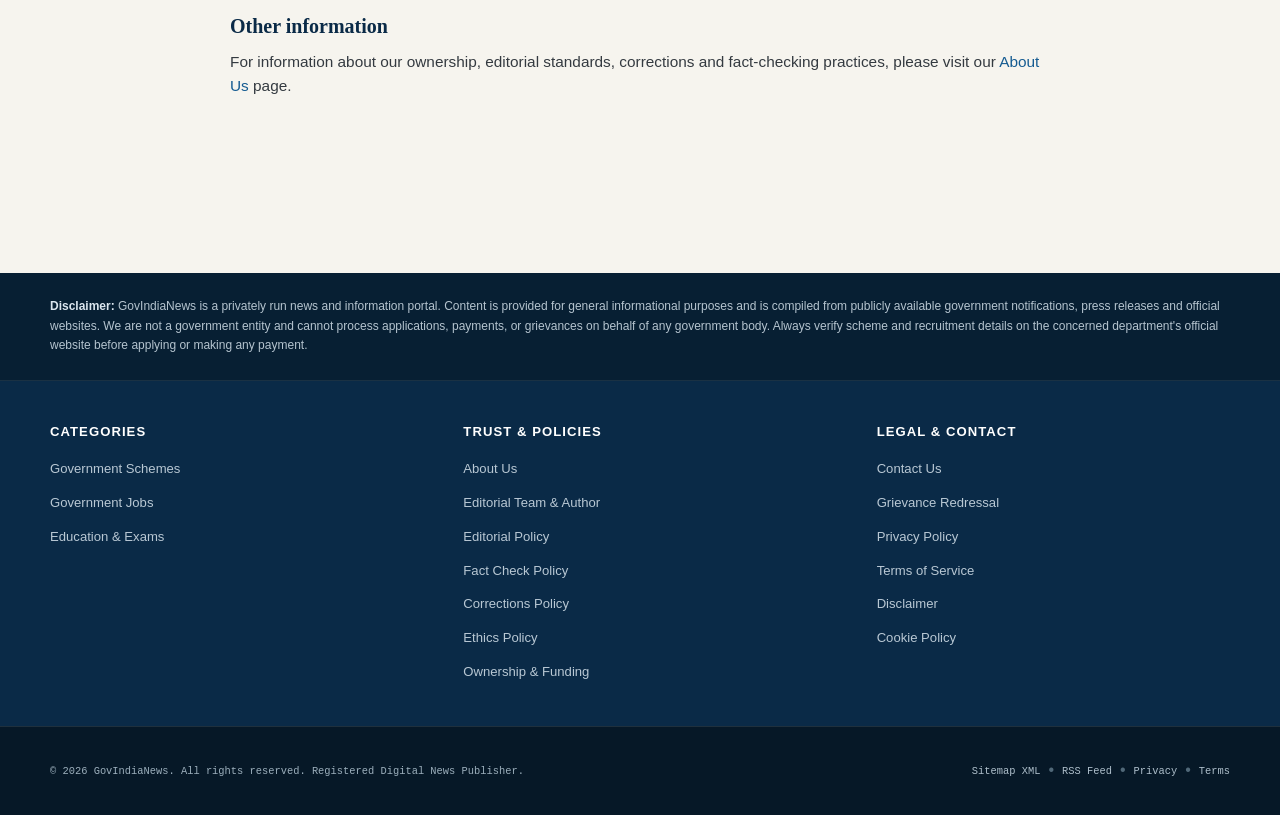
<file: contact.html>
<!DOCTYPE html>
<html lang="en">
<head>
<meta charset="UTF-8">
<meta name="viewport" content="width=device-width, initial-scale=1.0">

<title>Contact Us — GovIndiaNews</title>

<meta name="description" content="Contact GovIndiaNews for corrections, feedback, editorial enquiries, partnerships and general questions.">

<link rel="canonical" href="https://www.govindianews.com/contact.html">
<link rel="icon" type="image/svg+xml" href="favicon.svg">
<meta name="theme-color" content="#0a2a47">

<meta property="og:type" content="website">
<meta property="og:site_name" content="GovIndiaNews">
<meta property="og:title" content="Contact Us — GovIndiaNews">
<meta property="og:description" content="Contact GovIndiaNews for corrections, feedback, editorial enquiries, partnerships and general questions.">
<meta property="og:url" content="https://www.govindianews.com/contact.html">
<meta property="og:image" content="https://www.govindianews.com/assets/og-image.jpg">
<meta property="og:image:width" content="1200">
<meta property="og:image:height" content="630">

<meta name="twitter:card" content="summary_large_image">
<meta name="twitter:title" content="Contact Us — GovIndiaNews">
<meta name="twitter:description" content="Contact GovIndiaNews for corrections, feedback, editorial enquiries, partnerships and general questions.">
<meta name="twitter:image" content="https://www.govindianews.com/assets/og-image.jpg">

<link rel="stylesheet" href="styles.min.css">

<script type="application/ld+json">
{
  "@context": "https://schema.org",
  "@type": "ContactPage",
  "name": "Contact Us — GovIndiaNews",
  "url": "https://www.govindianews.com/contact.html",
  "description": "Contact GovIndiaNews for corrections, feedback, editorial enquiries, partnerships and general questions.",
  "isPartOf": {
    "@type": "WebSite",
    "name": "GovIndiaNews",
    "url": "https://www.govindianews.com/"
  }
}
</script>
</head>

<body>

<!-- =========================================================
     COMPACT HEADER
     ========================================================= -->

<header class="masthead">

  <div class="container">

    <div class="masthead-row">

      <div class="brand">

        <h1>
          <a href="index.html">GovIndiaNews</a>
        </h1>

        <div class="tagline">
          Schemes &middot; Sarkari Jobs &middot; Exam Updates — Explained Simply
        </div>

      </div>

      <button
        class="nav-toggle"
        type="button"
        aria-label="Toggle navigation menu"
        aria-expanded="false"
        aria-controls="site-navigation"
      >
        <span aria-hidden="true">&#9776;</span>
      </button>

    </div>

    <nav
      class="primary-nav"
      id="site-navigation"
      aria-label="Primary navigation"
    >

      <ul>

        <li>
          <a href="index.html">
            Home
          </a>
        </li>

        <li>
          <a href="schemes.html">
            Government Schemes
          </a>
        </li>

        <li>
          <a href="jobs.html">
            Sarkari Jobs
          </a>
        </li>

        <li>
          <a href="education.html">
            Education &amp; Exams
          </a>
        </li>

        <li>
          <a href="about.html">
            About
          </a>
        </li>

        <li>
          <a href="contact.html" class="active" aria-current="page">
            Contact
          </a>
        </li>

      </ul>

    </nav>

  </div>

</header>


<!-- =========================================================
     MAIN CONTENT
     ========================================================= -->

<main class="container">

  <div class="page-body">

    <p class="breadcrumb">
      <a href="index.html">Home</a>
      /
      Contact Us
    </p>


    <h1>
      Contact Us
    </h1>

    <p class="updated">
      We welcome corrections, feedback and editorial enquiries.
    </p>


    <p>
      If you have spotted an error in one of our articles, have a question
      about our editorial coverage, or would like to contact the GovIndiaNews
      team, please use the information below.
    </p>


    <h2>
      Corrections &amp; factual errors
    </h2>

    <p>
      If you believe an article contains an incorrect, outdated or misleading
      detail, please tell us what needs to be corrected and provide the
      relevant source where possible.
    </p>

    <p>
      We review correction requests and, where appropriate, update the
      published article with a correction note.
    </p>


    <h2>
      Editorial enquiries
    </h2>

    <p>
      For questions about our editorial approach, sourcing, fact checking,
      authorship or published content, please contact our editorial team.
    </p>

    <p>
      <a href="akash-singh-solanki.html">
        View editorial team &amp; author information &rarr;
      </a>
    </p>


    <h2>
      General enquiries
    </h2>

    <p>
      For general questions, feedback, partnerships or other enquiries,
      please use the contact form below.
    </p>


    <!-- =====================================================
         CONTACT FORM
         ===================================================== -->

    <form
      class="contact-form"
      action="#"
      method="post"
      aria-label="Contact form"
    >

      <div>

        <label for="name">
          Your name
        </label>

        <input
          type="text"
          id="name"
          name="name"
          autocomplete="name"
          required
        >

      </div>


      <div>

        <label for="email">
          Email address
        </label>

        <input
          type="email"
          id="email"
          name="email"
          autocomplete="email"
          required
        >

      </div>


      <div>

        <label for="subject">
          Subject
        </label>

        <input
          type="text"
          id="subject"
          name="subject"
          required
        >

      </div>


      <div>

        <label for="message">
          Message
        </label>

        <textarea
          id="message"
          name="message"
          rows="7"
          required
        ></textarea>

      </div>


      <button type="submit">
        Send Message
      </button>

    </form>


    <h2>
      Important notice
    </h2>

    <p>
      GovIndiaNews is an independent information portal. We do not process
      government applications, recruitment forms, payments, certificates,
      grievances or official requests on behalf of government departments.
    </p>

    <p>
      For applications, payments, recruitment matters, scheme benefits or
      official grievances, please contact the relevant government department
      through its official website.
    </p>


    <h2>
      Other information
    </h2>

    <p>
      For information about our ownership, editorial standards, corrections
      and fact-checking practices, please visit our
      <a href="about.html">About Us</a> page.
    </p>

  </div>

</main>


<!-- =========================================================
     FOOTER
     ========================================================= -->

<footer class="footer" role="contentinfo">


  <!-- Footer Disclaimer -->

  <div class="footer-disclaimer">

    <div class="container">

      <p>
        <strong>Disclaimer:</strong>
        GovIndiaNews is a privately run news and information portal.
        Content is provided for general informational purposes and is compiled
        from publicly available government notifications, press releases and
        official websites. We are not a government entity and cannot process
        applications, payments, or grievances on behalf of any government body.
        Always verify scheme and recruitment details on the concerned
        department's official website before applying or making any payment.
      </p>

    </div>

  </div>


  <!-- Footer Main -->

  <div class="footer-main">

    <div class="container">

      <div class="footer-grid">


        <!-- Categories -->

        <div class="footer-col">

          <h4 class="footer-col-title">
            Categories
          </h4>

          <ul class="footer-links">

            <li>
              <a href="schemes.html">
                Government Schemes
              </a>
            </li>

            <li>
              <a href="jobs.html">
                Government Jobs
              </a>
            </li>

            <li>
              <a href="education.html">
                Education &amp; Exams
              </a>
            </li>

          </ul>

        </div>


        <!-- Trust & Policies -->

        <div class="footer-col">

          <h4 class="footer-col-title">
            Trust &amp; Policies
          </h4>

          <ul class="footer-links">

            <li>
              <a href="about.html">
                About Us
              </a>
            </li>

            <li>
              <a href="akash-singh-solanki.html">
                Editorial Team &amp; Author
              </a>
            </li>

            <li>
              <a href="about.html#editorial">
                Editorial Policy
              </a>
            </li>

            <li>
              <a href="about.html#fact-check">
                Fact Check Policy
              </a>
            </li>

            <li>
              <a href="about.html#corrections">
                Corrections Policy
              </a>
            </li>

            <li>
              <a href="about.html#ethics">
                Ethics Policy
              </a>
            </li>

            <li>
              <a href="about.html#ownership">
                Ownership &amp; Funding
              </a>
            </li>

          </ul>

        </div>


        <!-- Legal & Contact -->

        <div class="footer-col">

          <h4 class="footer-col-title">
            Legal &amp; Contact
          </h4>

          <ul class="footer-links">

            <li>
              <a href="contact.html">
                Contact Us
              </a>
            </li>

            <li>
              <a href="contact.html">
                Grievance Redressal
              </a>
            </li>

            <li>
              <a href="privacy-policy.html">
                Privacy Policy
              </a>
            </li>

            <li>
              <a href="terms.html">
                Terms of Service
              </a>
            </li>

            <li>
              <a href="about.html">
                Disclaimer
              </a>
            </li>

            <li>
              <a href="privacy-policy.html">
                Cookie Policy
              </a>
            </li>

          </ul>

        </div>

      </div>

    </div>

  </div>


  <!-- Footer Bottom -->

  <div class="footer-bottom">

    <div class="container">

      <div class="footer-bottom-inner">

        <div class="footer-copyright">
          &copy; 2026 GovIndiaNews. All rights reserved.
          Registered Digital News Publisher.
        </div>

        <div class="footer-bottom-links">

          <a href="sitemap.xml">
            Sitemap XML
          </a>

          <span>&bull;</span>

          <a href="rss.xml">
            RSS Feed
          </a>

          <span>&bull;</span>

          <a href="privacy-policy.html">
            Privacy
          </a>

          <span>&bull;</span>

          <a href="terms.html">
            Terms
          </a>

        </div>

      </div>

    </div>

  </div>

</footer>


<script src="script.min.js" defer></script>

</body>
  </html>
</file>
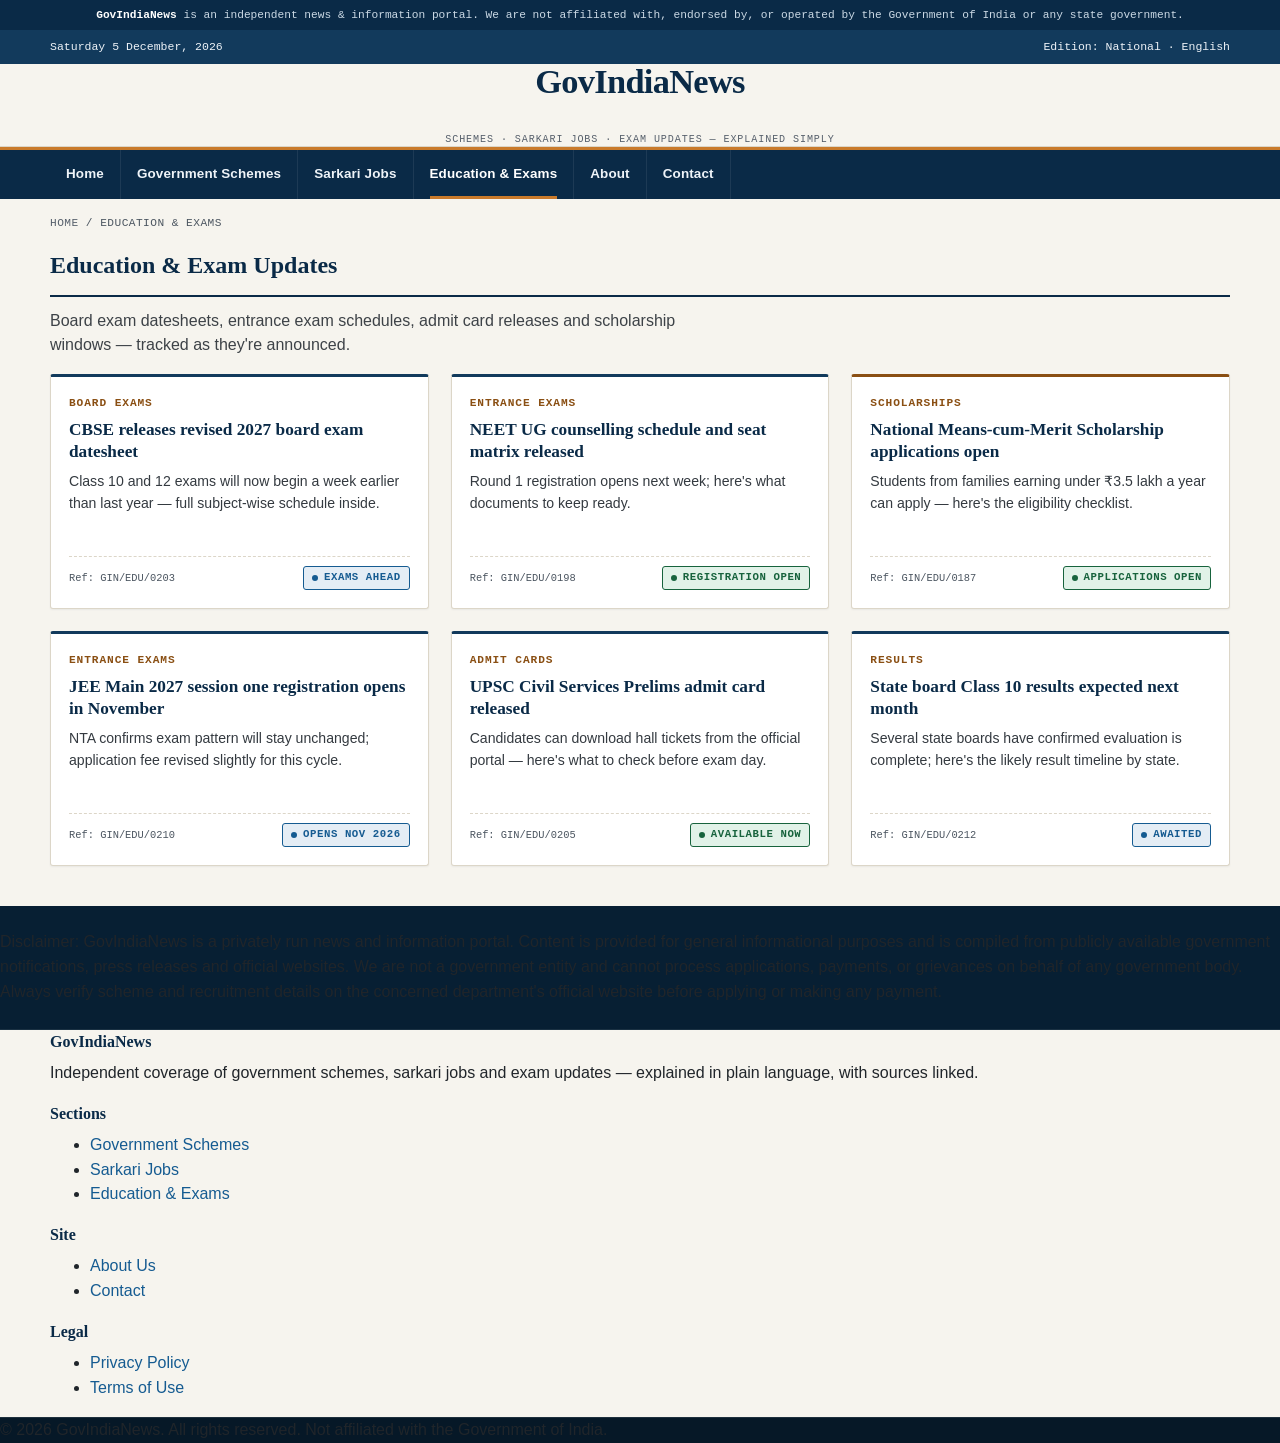
<file: education.html>
<!DOCTYPE html>
<html lang="en">
<head>
<meta charset="UTF-8">
<meta name="viewport" content="width=device-width, initial-scale=1.0">
<title>Education &amp; Exam Updates — GovIndiaNews</title>
<meta name="description" content="Board exam datesheets, entrance exam schedules and scholarship deadlines, explained in plain language.">
<link rel="preconnect" href="https://fonts.googleapis.com">
<link rel="preconnect" href="https://fonts.gstatic.com" crossorigin>
<link href="https://fonts.googleapis.com/css2?family=Noto+Serif:wght@400;700&family=Noto+Sans:wght@400;600;700&family=IBM+Plex+Mono:wght@400;700&display=swap" rel="stylesheet">
<link rel="canonical" href="https://www.govindianews.com/education.html">
<link rel="icon" type="image/svg+xml" href="favicon.svg">
<meta name="theme-color" content="#0a2a47">
<meta property="og:type" content="website">
<meta property="og:site_name" content="GovIndiaNews">
<meta property="og:title" content="Education &amp; Exam Updates — GovIndiaNews">
<meta property="og:description" content="Board exam datesheets, entrance exam schedules and scholarship deadlines, explained in plain language.">
<meta property="og:url" content="https://www.govindianews.com/education.html">
<meta property="og:image" content="https://www.govindianews.com/assets/og-image.jpg">
<meta property="og:image:width" content="1200">
<meta property="og:image:height" content="630">
<meta name="twitter:card" content="summary_large_image">
<meta name="twitter:title" content="Education &amp; Exam Updates — GovIndiaNews">
<meta name="twitter:description" content="Board exam datesheets, entrance exam schedules and scholarship deadlines, explained in plain language.">
<meta name="twitter:image" content="https://www.govindianews.com/assets/og-image.jpg">
<link rel="stylesheet" href="styles.min.css">
</head>
<body>

<div class="disclaimer-bar">
  <strong>GovIndiaNews</strong> is an independent news &amp; information portal. We are not affiliated with, endorsed by, or operated by the Government of India or any state government.
</div>

<div class="utility-bar">
  <div class="container">
    <span data-current-date>Wednesday, August 19, 2026</span>
    <span>Edition: National &middot; English</span>
  </div>
</div>

<header class="masthead">
  <div class="container">
    <h1><a href="index.html">GovIndiaNews</a></h1>
    <div class="tagline">Schemes &middot; Sarkari Jobs &middot; Exam Updates — Explained Simply</div>
  </div>
</header>

<nav class="primary-nav">
  <div class="container">
    <ul>
      <li><a href="index.html">Home</a></li>
      <li><a href="schemes.html">Government Schemes</a></li>
      <li><a href="jobs.html">Sarkari Jobs</a></li>
      <li><a href="education.html" class="active">Education &amp; Exams</a></li>
      <li><a href="about.html">About</a></li>
      <li><a href="contact.html">Contact</a></li>
    </ul>
    <button class="nav-toggle" aria-label="Toggle menu" aria-expanded="false">&#9776;</button>
  </div>
</nav>

<main class="container">
  <p class="breadcrumb"><a href="index.html">Home</a> / Education &amp; Exams</p>

  <div class="section-head" style="margin-top:18px;">
    <h2>Education &amp; Exam Updates</h2>
  </div>
  <p style="max-width:680px;color:var(--ink-700);margin-top:-10px;">Board exam datesheets, entrance exam schedules, admit card releases and scholarship windows — tracked as they're announced.</p>

  <div class="card-grid" style="margin-top:8px;">
    <article class="card" data-cat="education">
      <div class="cat">Board Exams</div>
      <h3><a href="article.html" style="color:inherit;">CBSE releases revised 2027 board exam datesheet</a></h3>
      <p>Class 10 and 12 exams will now begin a week earlier than last year — full subject-wise schedule inside.</p>
      <div class="notif-line"><span>Ref: GIN/EDU/0203</span><span class="status-pill status-upcoming">Exams Ahead</span></div>
    </article>
    <article class="card" data-cat="education">
      <div class="cat">Entrance Exams</div>
      <h3><a href="article.html" style="color:inherit;">NEET UG counselling schedule and seat matrix released</a></h3>
      <p>Round 1 registration opens next week; here's what documents to keep ready.</p>
      <div class="notif-line"><span>Ref: GIN/EDU/0198</span><span class="status-pill status-open">Registration Open</span></div>
    </article>
    <article class="card" data-cat="scholarship">
      <div class="cat">Scholarships</div>
      <h3><a href="article.html" style="color:inherit;">National Means-cum-Merit Scholarship applications open</a></h3>
      <p>Students from families earning under &#8377;3.5 lakh a year can apply — here's the eligibility checklist.</p>
      <div class="notif-line"><span>Ref: GIN/EDU/0187</span><span class="status-pill status-open">Applications Open</span></div>
    </article>
    <article class="card" data-cat="education">
      <div class="cat">Entrance Exams</div>
      <h3><a href="article.html" style="color:inherit;">JEE Main 2027 session one registration opens in November</a></h3>
      <p>NTA confirms exam pattern will stay unchanged; application fee revised slightly for this cycle.</p>
      <div class="notif-line"><span>Ref: GIN/EDU/0210</span><span class="status-pill status-upcoming">Opens Nov 2026</span></div>
    </article>
    <article class="card" data-cat="education">
      <div class="cat">Admit Cards</div>
      <h3><a href="article.html" style="color:inherit;">UPSC Civil Services Prelims admit card released</a></h3>
      <p>Candidates can download hall tickets from the official portal — here's what to check before exam day.</p>
      <div class="notif-line"><span>Ref: GIN/EDU/0205</span><span class="status-pill status-open">Available Now</span></div>
    </article>
    <article class="card" data-cat="education">
      <div class="cat">Results</div>
      <h3><a href="article.html" style="color:inherit;">State board Class 10 results expected next month</a></h3>
      <p>Several state boards have confirmed evaluation is complete; here's the likely result timeline by state.</p>
      <div class="notif-line"><span>Ref: GIN/EDU/0212</span><span class="status-pill status-upcoming">Awaited</span></div>
    </article>
  </div>
</main>

<footer>
  <div class="footer-disclaimer">
    Disclaimer: GovIndiaNews is a privately run news and information portal. Content is provided for general informational purposes and is compiled from publicly available government notifications, press releases and official websites. We are not a government entity and cannot process applications, payments, or grievances on behalf of any government body. Always verify scheme and recruitment details on the concerned department's official website before applying or making any payment.
  </div>
  <div class="container">
    <div>
      <h4>GovIndiaNews</h4>
      <p>Independent coverage of government schemes, sarkari jobs and exam updates — explained in plain language, with sources linked.</p>
    </div>
    <div>
      <h4>Sections</h4>
      <ul>
        <li><a href="schemes.html">Government Schemes</a></li>
        <li><a href="jobs.html">Sarkari Jobs</a></li>
        <li><a href="education.html">Education &amp; Exams</a></li>
      </ul>
    </div>
    <div>
      <h4>Site</h4>
      <ul>
        <li><a href="about.html">About Us</a></li>
        <li><a href="contact.html">Contact</a></li>
      </ul>
    </div>
    <div>
      <h4>Legal</h4>
      <ul>
        <li><a href="privacy-policy.html">Privacy Policy</a></li>
        <li><a href="terms.html">Terms of Use</a></li>
      </ul>
    </div>
  </div>
  <div class="footer-bottom">&copy; 2026 GovIndiaNews. All rights reserved. Not affiliated with the Government of India.</div>
</footer>

<script src="script.min.js"></script>
</body>
</html>
</file>
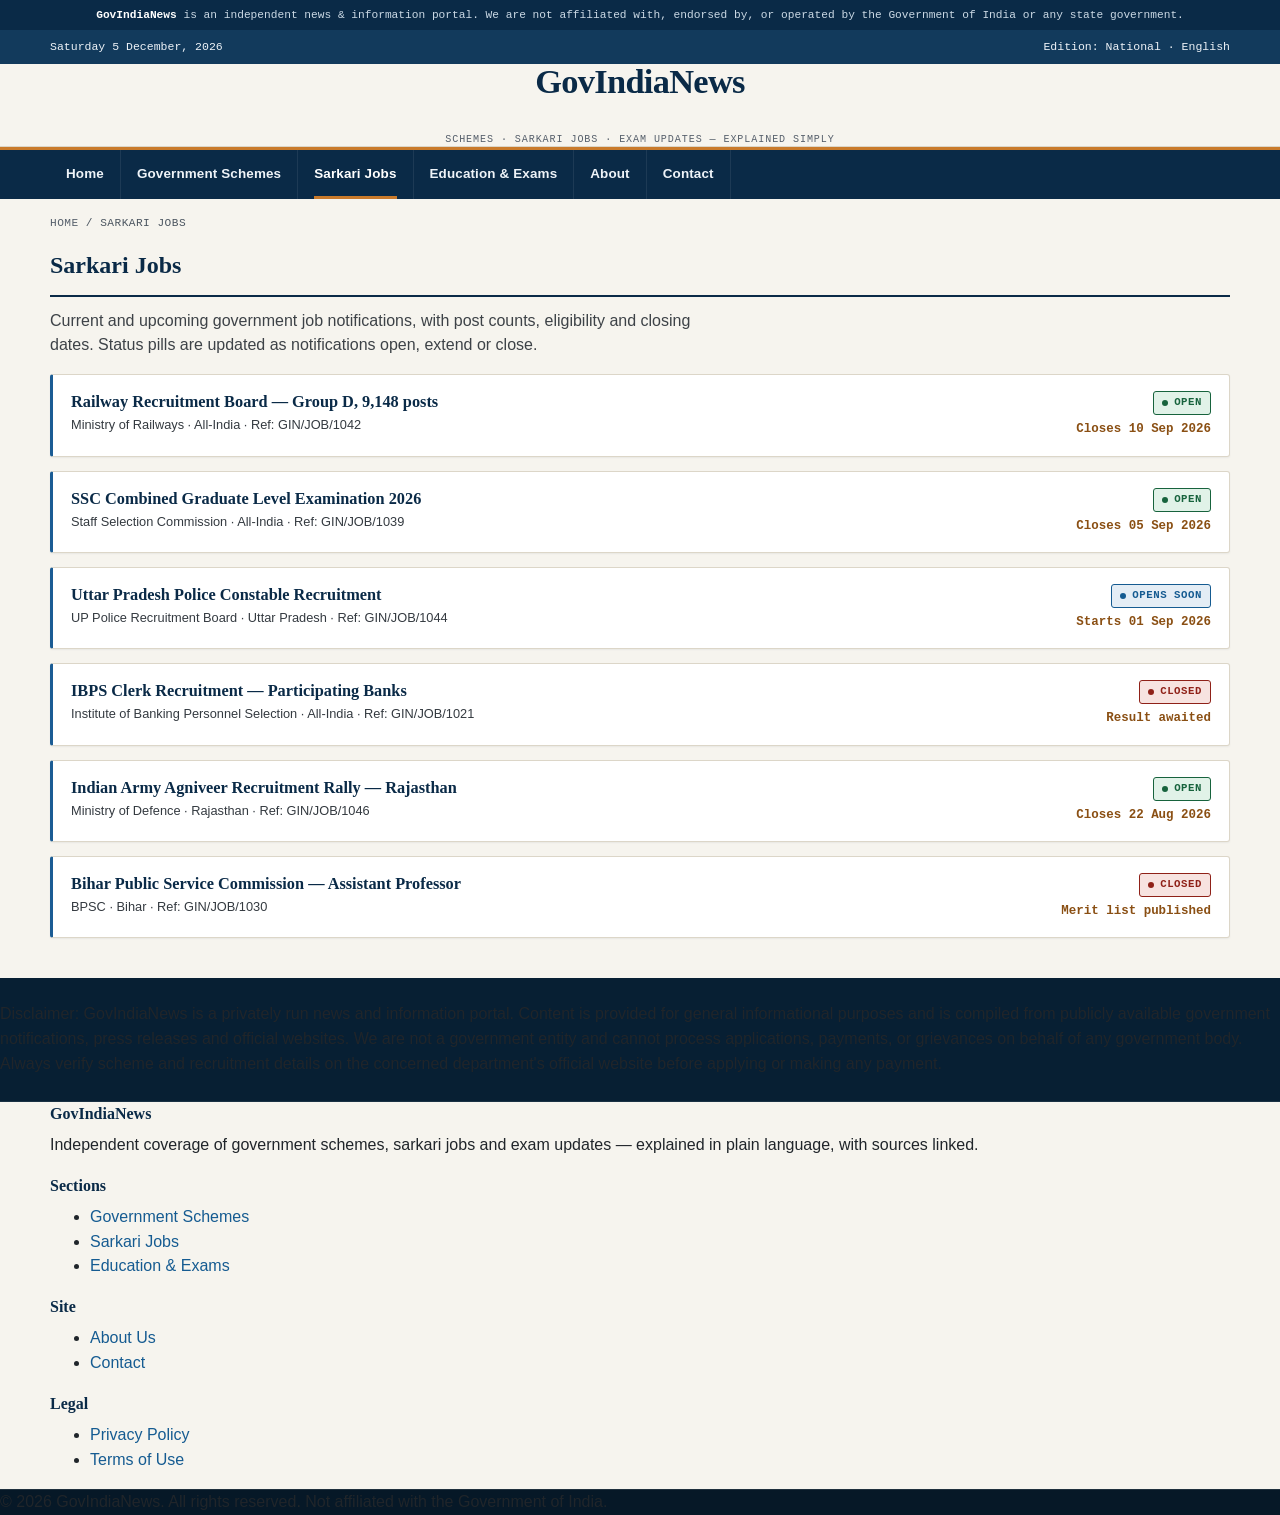
<file: jobs.html>
<!DOCTYPE html>
<html lang="en">
<head>
<meta charset="UTF-8">
<meta name="viewport" content="width=device-width, initial-scale=1.0">
<title>Sarkari Jobs — GovIndiaNews</title>
<meta name="description" content="Latest government job notifications in India with application deadlines, eligibility and official links.">
<link rel="preconnect" href="https://fonts.googleapis.com">
<link rel="preconnect" href="https://fonts.gstatic.com" crossorigin>
<link href="https://fonts.googleapis.com/css2?family=Noto+Serif:wght@400;700&family=Noto+Sans:wght@400;600;700&family=IBM+Plex+Mono:wght@400;700&display=swap" rel="stylesheet">
<link rel="canonical" href="https://www.govindianews.com/jobs.html">
<link rel="icon" type="image/svg+xml" href="favicon.svg">
<meta name="theme-color" content="#0a2a47">
<meta property="og:type" content="website">
<meta property="og:site_name" content="GovIndiaNews">
<meta property="og:title" content="Sarkari Jobs — GovIndiaNews">
<meta property="og:description" content="Latest government job notifications in India with application deadlines, eligibility and official links.">
<meta property="og:url" content="https://www.govindianews.com/jobs.html">
<meta property="og:image" content="https://www.govindianews.com/assets/og-image.jpg">
<meta property="og:image:width" content="1200">
<meta property="og:image:height" content="630">
<meta name="twitter:card" content="summary_large_image">
<meta name="twitter:title" content="Sarkari Jobs — GovIndiaNews">
<meta name="twitter:description" content="Latest government job notifications in India with application deadlines, eligibility and official links.">
<meta name="twitter:image" content="https://www.govindianews.com/assets/og-image.jpg">
<link rel="stylesheet" href="styles.min.css">
</head>
<body>

<div class="disclaimer-bar">
  <strong>GovIndiaNews</strong> is an independent news &amp; information portal. We are not affiliated with, endorsed by, or operated by the Government of India or any state government.
</div>

<div class="utility-bar">
  <div class="container">
    <span data-current-date>Wednesday, August 19, 2026</span>
    <span>Edition: National &middot; English</span>
  </div>
</div>

<header class="masthead">
  <div class="container">
    <h1><a href="index.html">GovIndiaNews</a></h1>
    <div class="tagline">Schemes &middot; Sarkari Jobs &middot; Exam Updates — Explained Simply</div>
  </div>
</header>

<nav class="primary-nav">
  <div class="container">
    <ul>
      <li><a href="index.html">Home</a></li>
      <li><a href="schemes.html">Government Schemes</a></li>
      <li><a href="jobs.html" class="active">Sarkari Jobs</a></li>
      <li><a href="education.html">Education &amp; Exams</a></li>
      <li><a href="about.html">About</a></li>
      <li><a href="contact.html">Contact</a></li>
    </ul>
    <button class="nav-toggle" aria-label="Toggle menu" aria-expanded="false">&#9776;</button>
  </div>
</nav>

<main class="container">
  <p class="breadcrumb"><a href="index.html">Home</a> / Sarkari Jobs</p>

  <div class="section-head" style="margin-top:18px;">
    <h2>Sarkari Jobs</h2>
  </div>
  <p style="max-width:680px;color:var(--ink-700);margin-top:-10px;">Current and upcoming government job notifications, with post counts, eligibility and closing dates. Status pills are updated as notifications open, extend or close.</p>

  <div class="job-list" style="margin-top:8px;">
    <div class="job-row">
      <div>
        <h3><a href="article.html" style="color:inherit;">Railway Recruitment Board — Group D, 9,148 posts</a></h3>
        <div class="org">Ministry of Railways &middot; All-India &middot; Ref: GIN/JOB/1042</div>
      </div>
      <div class="deadline">
        <span class="status-pill status-open">Open</span>
        <strong>Closes 10 Sep 2026</strong>
      </div>
    </div>
    <div class="job-row">
      <div>
        <h3><a href="article.html" style="color:inherit;">SSC Combined Graduate Level Examination 2026</a></h3>
        <div class="org">Staff Selection Commission &middot; All-India &middot; Ref: GIN/JOB/1039</div>
      </div>
      <div class="deadline">
        <span class="status-pill status-open">Open</span>
        <strong>Closes 05 Sep 2026</strong>
      </div>
    </div>
    <div class="job-row">
      <div>
        <h3><a href="article.html" style="color:inherit;">Uttar Pradesh Police Constable Recruitment</a></h3>
        <div class="org">UP Police Recruitment Board &middot; Uttar Pradesh &middot; Ref: GIN/JOB/1044</div>
      </div>
      <div class="deadline">
        <span class="status-pill status-upcoming">Opens Soon</span>
        <strong>Starts 01 Sep 2026</strong>
      </div>
    </div>
    <div class="job-row">
      <div>
        <h3><a href="article.html" style="color:inherit;">IBPS Clerk Recruitment — Participating Banks</a></h3>
        <div class="org">Institute of Banking Personnel Selection &middot; All-India &middot; Ref: GIN/JOB/1021</div>
      </div>
      <div class="deadline">
        <span class="status-pill status-closed">Closed</span>
        <strong>Result awaited</strong>
      </div>
    </div>
    <div class="job-row">
      <div>
        <h3><a href="article.html" style="color:inherit;">Indian Army Agniveer Recruitment Rally — Rajasthan</a></h3>
        <div class="org">Ministry of Defence &middot; Rajasthan &middot; Ref: GIN/JOB/1046</div>
      </div>
      <div class="deadline">
        <span class="status-pill status-open">Open</span>
        <strong>Closes 22 Aug 2026</strong>
      </div>
    </div>
    <div class="job-row">
      <div>
        <h3><a href="article.html" style="color:inherit;">Bihar Public Service Commission — Assistant Professor</a></h3>
        <div class="org">BPSC &middot; Bihar &middot; Ref: GIN/JOB/1030</div>
      </div>
      <div class="deadline">
        <span class="status-pill status-closed">Closed</span>
        <strong>Merit list published</strong>
      </div>
    </div>
  </div>
</main>

<footer>
  <div class="footer-disclaimer">
    Disclaimer: GovIndiaNews is a privately run news and information portal. Content is provided for general informational purposes and is compiled from publicly available government notifications, press releases and official websites. We are not a government entity and cannot process applications, payments, or grievances on behalf of any government body. Always verify scheme and recruitment details on the concerned department's official website before applying or making any payment.
  </div>
  <div class="container">
    <div>
      <h4>GovIndiaNews</h4>
      <p>Independent coverage of government schemes, sarkari jobs and exam updates — explained in plain language, with sources linked.</p>
    </div>
    <div>
      <h4>Sections</h4>
      <ul>
        <li><a href="schemes.html">Government Schemes</a></li>
        <li><a href="jobs.html">Sarkari Jobs</a></li>
        <li><a href="education.html">Education &amp; Exams</a></li>
      </ul>
    </div>
    <div>
      <h4>Site</h4>
      <ul>
        <li><a href="about.html">About Us</a></li>
        <li><a href="contact.html">Contact</a></li>
      </ul>
    </div>
    <div>
      <h4>Legal</h4>
      <ul>
        <li><a href="privacy-policy.html">Privacy Policy</a></li>
        <li><a href="terms.html">Terms of Use</a></li>
      </ul>
    </div>
  </div>
  <div class="footer-bottom">&copy; 2026 GovIndiaNews. All rights reserved. Not affiliated with the Government of India.</div>
</footer>

<script src="script.min.js"></script>
</body>
</html>
</file>
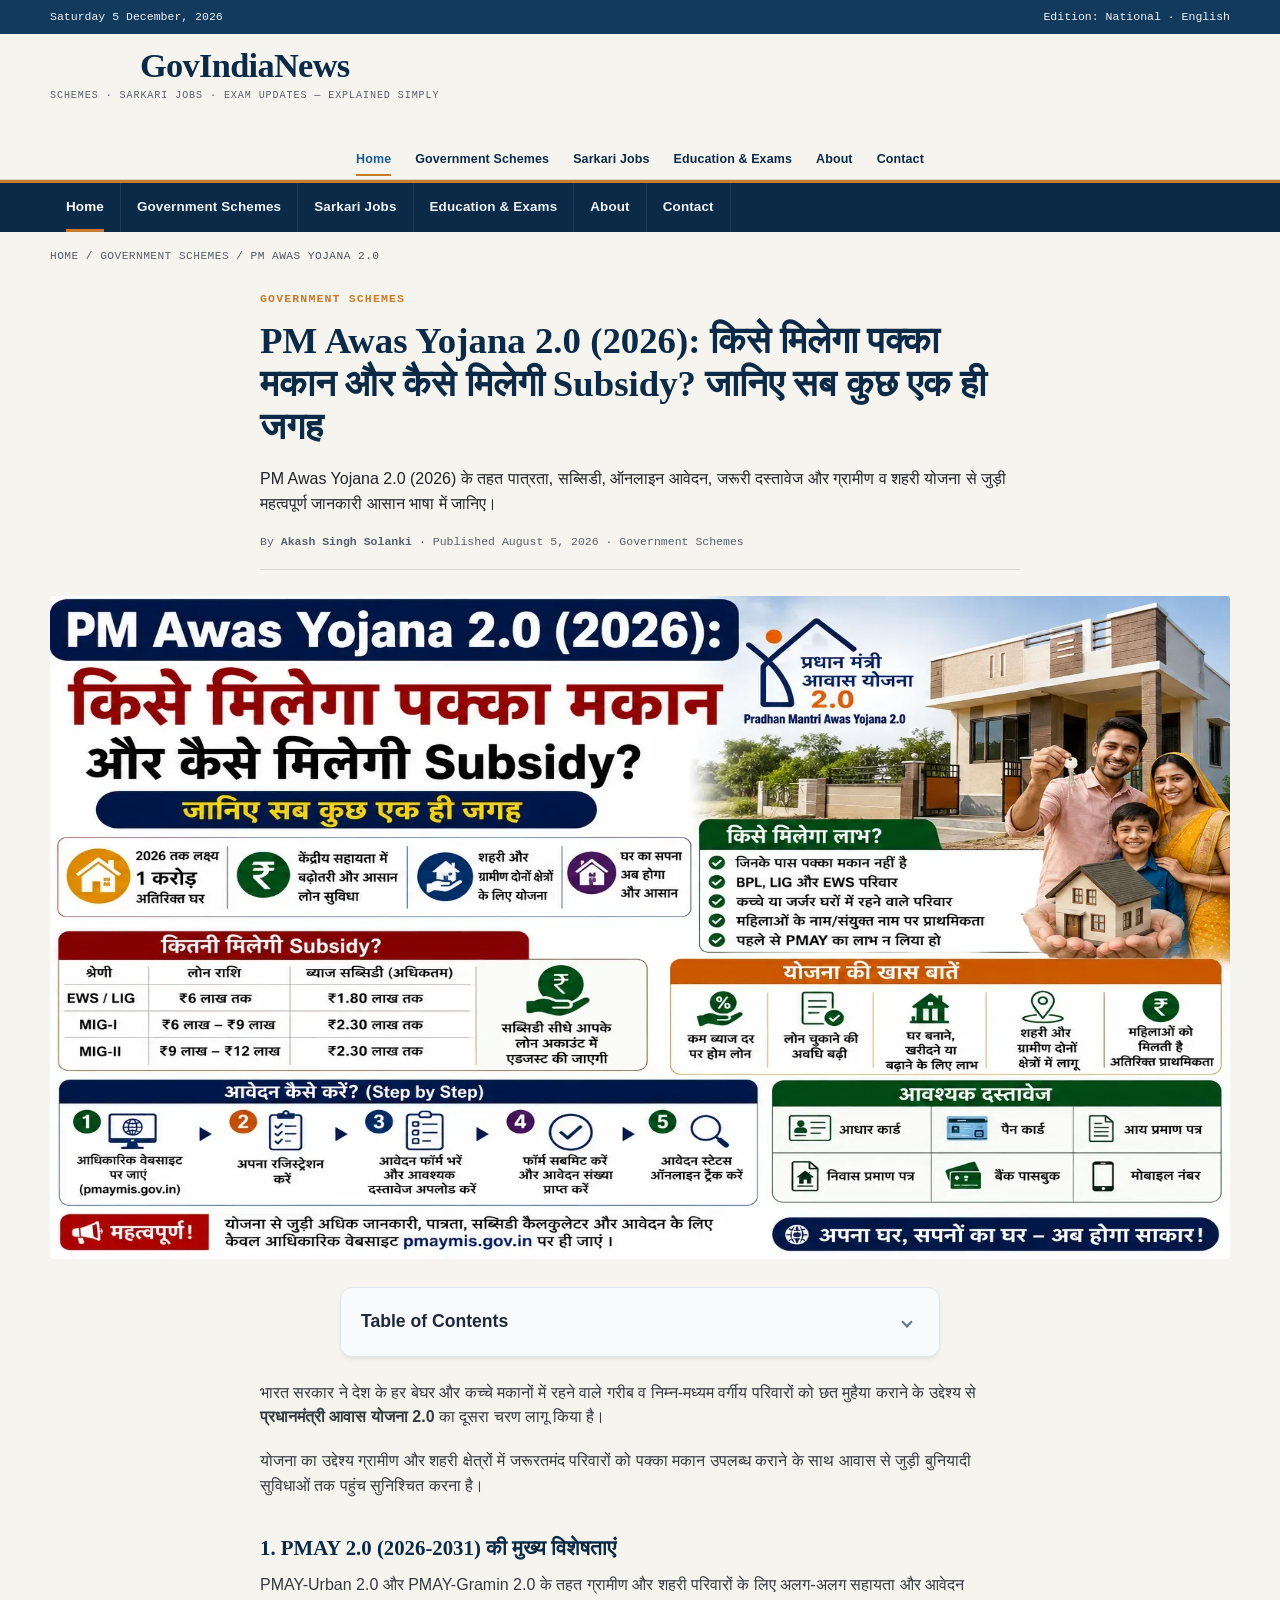
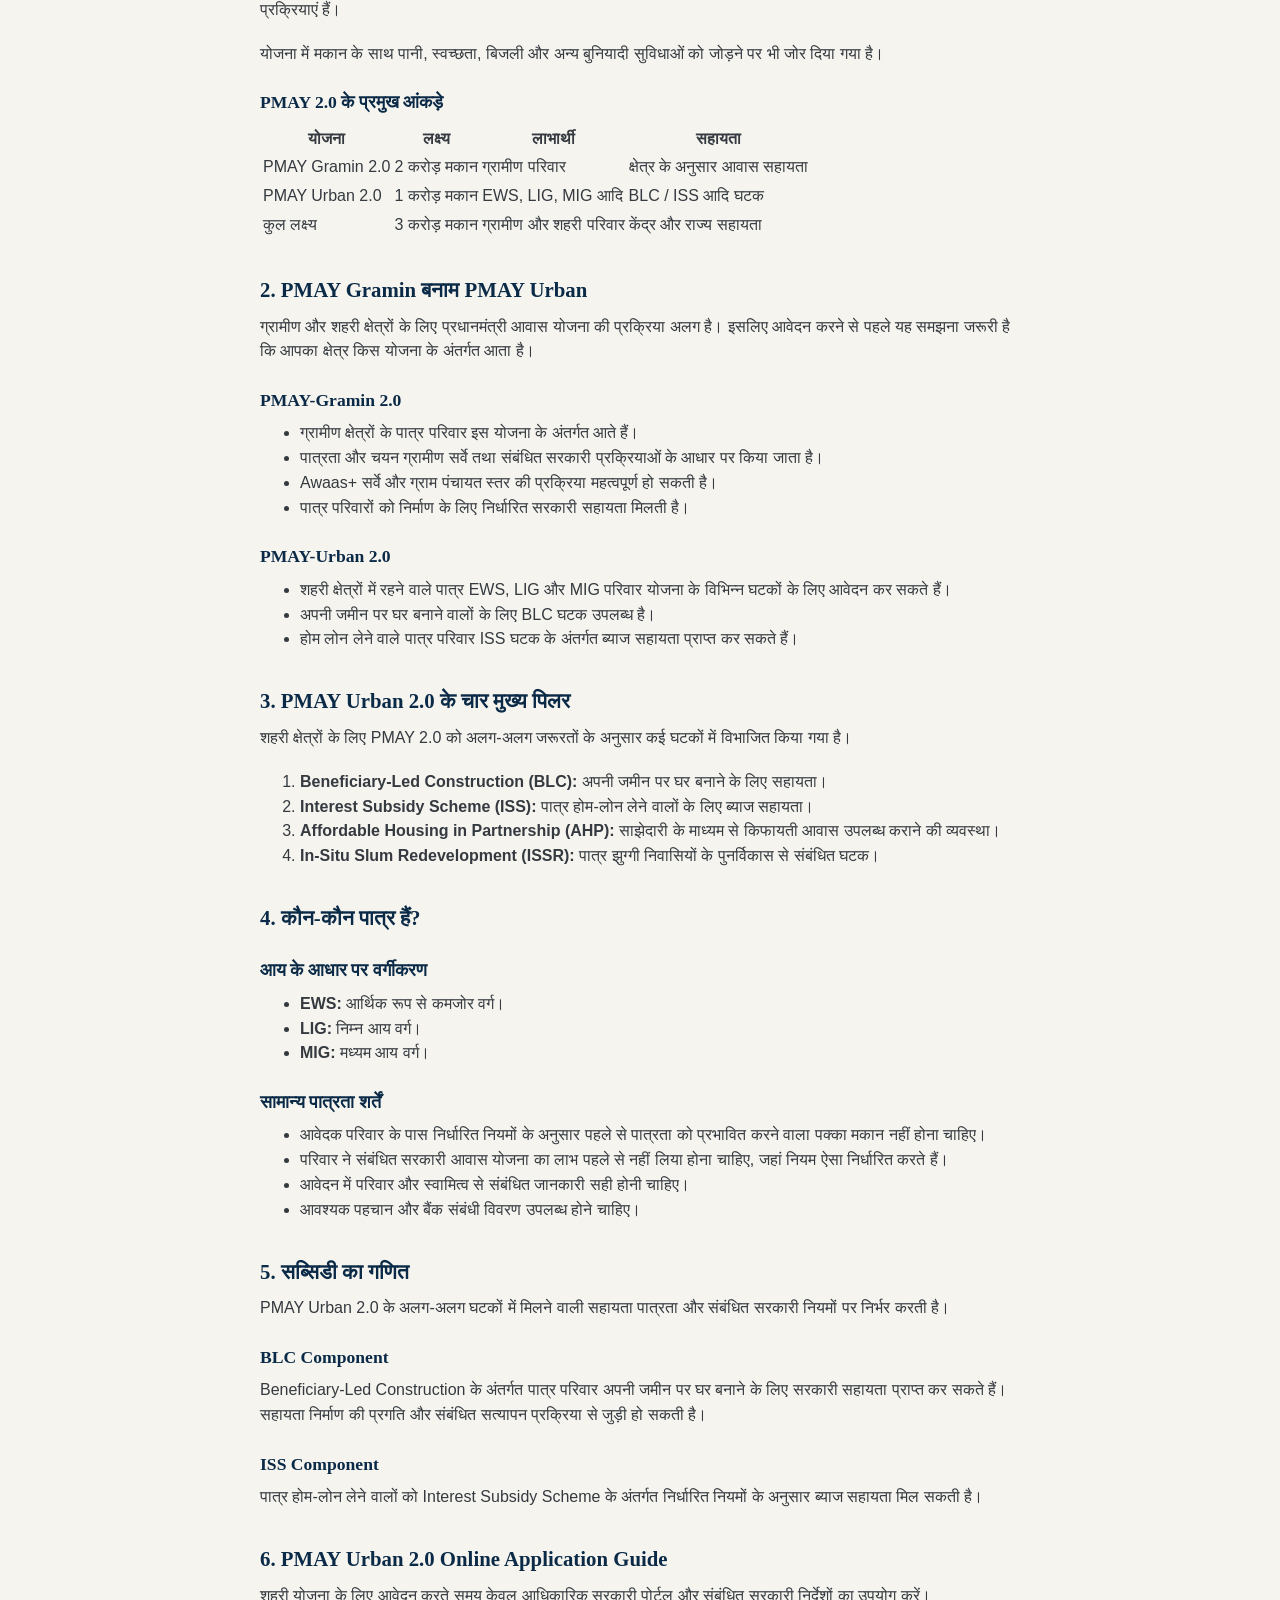
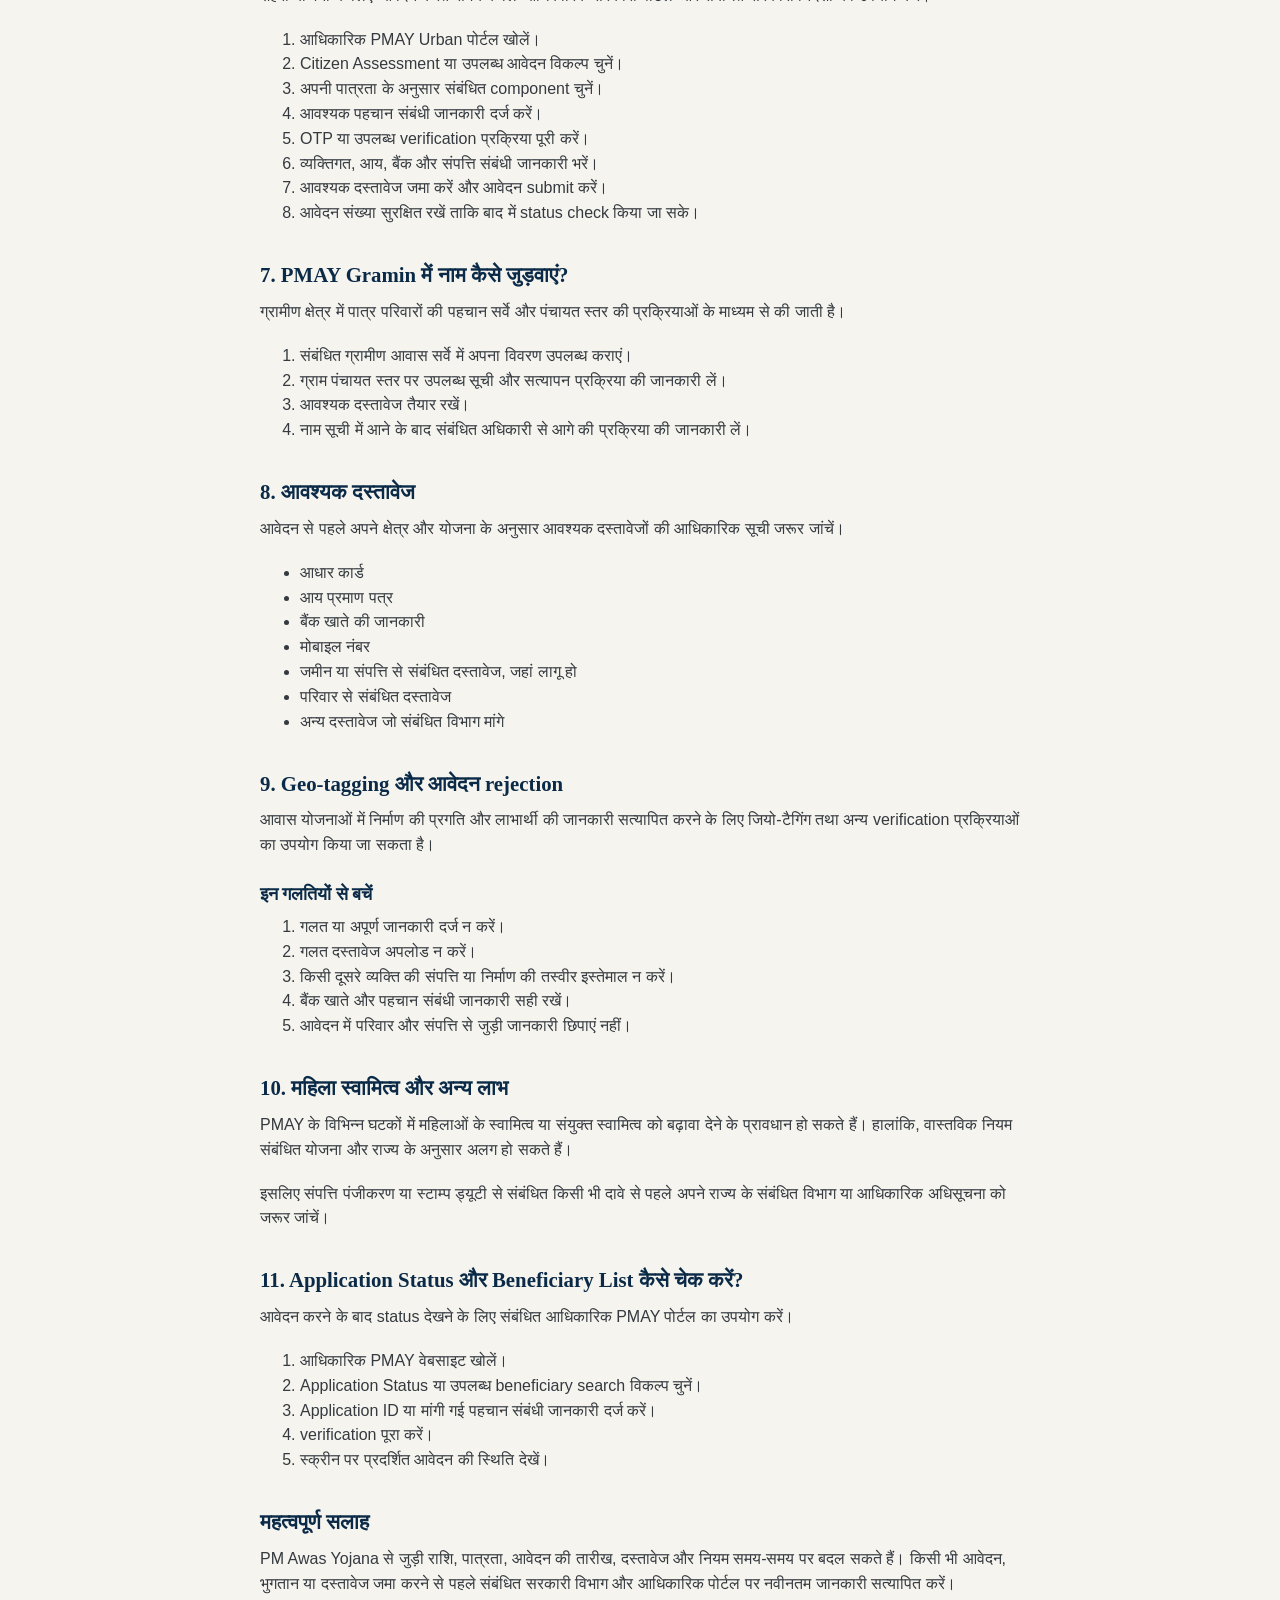
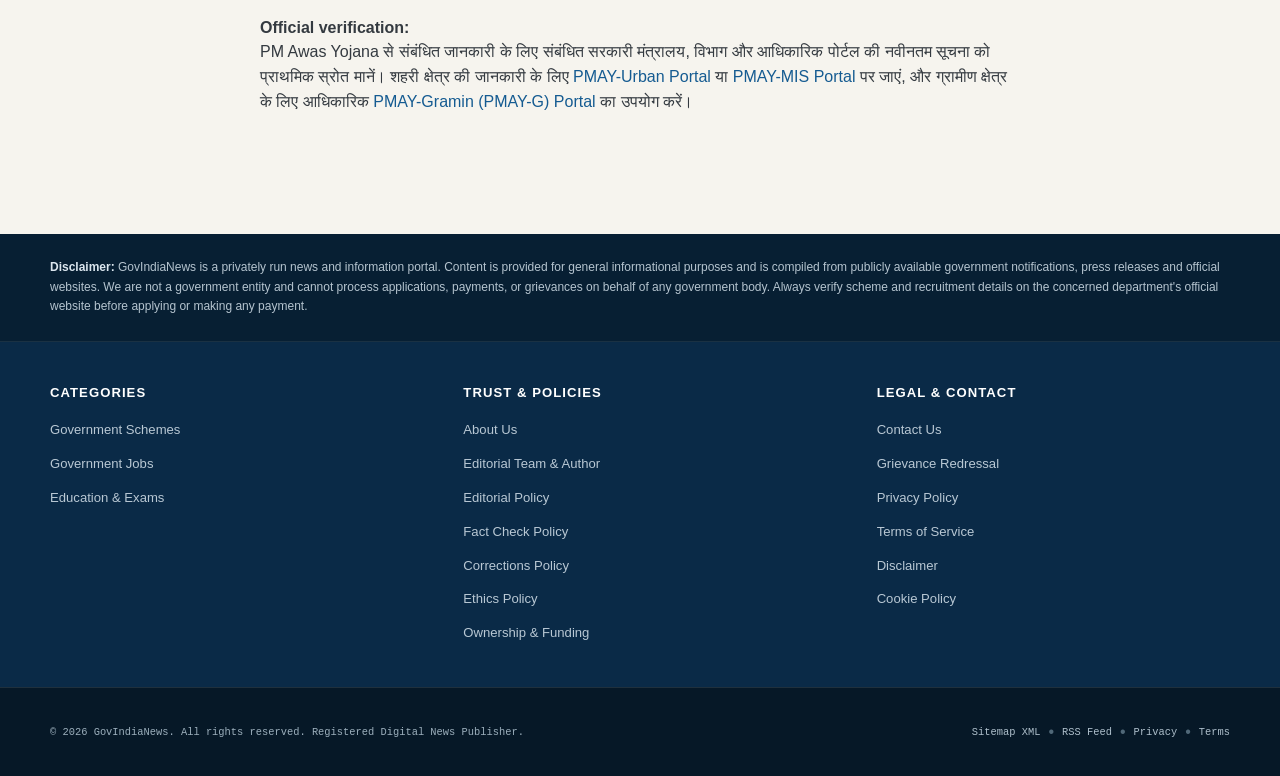
<file: pm-awas-yojana-2-0-2026-kise-milega-pakka-maken-aur-kaise-milegi-subsidy.html>
<!DOCTYPE html>
<html lang="hi">
<head>
  <meta charset="UTF-8">
  <meta name="viewport" content="width=device-width, initial-scale=1.0">

  <title>PM Awas Yojana 2.0 (2026): किसे मिलेगा पक्का मकान और कैसे मिलेगी Subsidy? — GovIndiaNews</title>

  <meta name="description" content="PM Awas Yojana 2.0 (2026) की पात्रता, सब्सिडी, आवेदन प्रक्रिया, जरूरी दस्तावेज, ग्रामीण और शहरी योजना तथा लाभार्थी स्टेटस की जानकारी।">

  <meta name="robots" content="index, follow, max-image-preview:large">

  <link rel="canonical" href="https://www.govindianews.com/pm-awas-yojana-2-0-2026-kise-milega-pakka-maken-aur-kaise-milegi-subsidy.html">

  <link rel="icon" type="image/svg+xml" href="favicon.svg">

  <meta name="theme-color" content="#0a2a47">

  <meta property="og:type" content="article">
  <meta property="og:site_name" content="GovIndiaNews">
  <meta property="og:title" content="PM Awas Yojana 2.0 (2026): किसे मिलेगा पक्का मकान और कैसे मिलेगी Subsidy?">
  <meta property="og:description" content="PM Awas Yojana 2.0 की पात्रता, सब्सिडी, आवेदन प्रक्रिया और जरूरी दस्तावेजों की आसान जानकारी।">
  <meta property="og:url" content="https://www.govindianews.com/pm-awas-yojana-2-0-2026-kise-milega-pakka-maken-aur-kaise-milegi-subsidy.html">
  <meta property="og:image" content="https://i.ibb.co/W4b3VTmd/f0d08ace-908b-4465-a0e6-45fe4da85f82-1.webp">
  <meta property="og:image:width" content="1200">
  <meta property="og:image:height" content="675">

  <meta name="twitter:card" content="summary_large_image">
  <meta name="twitter:title" content="PM Awas Yojana 2.0 (2026): किसे मिलेगा पक्का मकान और कैसे मिलेगी Subsidy?">
  <meta name="twitter:description" content="PM Awas Yojana 2.0 की पात्रता, सब्सिडी, आवेदन प्रक्रिया और जरूरी दस्तावेजों की आसान जानकारी।">
  <meta name="twitter:image" content="https://i.ibb.co/W4b3VTmd/f0d08ace-908b-4465-a0e6-45fe4da85f82-1.webp">

  <link rel="stylesheet" href="styles.min.css">

  <script type="application/ld+json">
  {
    "@context":"https://schema.org",
    "@type":"NewsArticle",
    "headline":"PM Awas Yojana 2.0 (2026): किसे मिलेगा पक्का मकान और कैसे मिलेगी Subsidy? जानिए सब कुछ एक ही जगह",
    "description":"PM Awas Yojana 2.0 की पात्रता, सब्सिडी, आवेदन प्रक्रिया और जरूरी दस्तावेजों की जानकारी।",
    "image":"https://i.ibb.co/W4b3VTmd/f0d08ace-908b-4465-a0e6-45fe4da85f82-1.webp",
    "datePublished":"2026-08-05",
    "dateModified":"2026-08-05",
    "author":{
      "@type":"Person",
      "name":"Akash Singh Solanki"
    },
    "publisher":{
      "@type":"NewsMediaOrganization",
      "name":"GovIndiaNews",
      "url":"https://www.govindianews.com/"
    },
    "mainEntityOfPage":{
      "@type":"WebPage",
      "@id":"https://www.govindianews.com/pm-awas-yojana-2-0-2026-kise-milega-pakka-maken-aur-kaise-milegi-subsidy.html"
    }
  }
  </script>
</head>

<body>

  <!-- DATE / EDITION -->

  <div class="utility-bar">
    <div class="container">
      <span data-current-date>Thursday, August 20, 2026</span>
      <span>Edition: National &middot; English</span>
    </div>
  </div>


  <!-- =========================================================
     MASTHEAD
     ========================================================= -->

<header class="masthead">

  <div class="container">

    <div class="masthead-row">

      <div class="brand">

        <h1>
          <a href="index.html">GovIndiaNews</a>
        </h1>

        <div class="tagline">
          Schemes &middot; Sarkari Jobs &middot; Exam Updates — Explained Simply
        </div>

      </div>

      <button
        class="nav-toggle"
        type="button"
        aria-label="Toggle navigation menu"
        aria-expanded="false"
        aria-controls="site-navigation"
      >
        <span aria-hidden="true">&#9776;</span>
      </button>

    </div>

    <nav
      class="primary-nav"
      id="site-navigation"
      aria-label="Primary navigation"
    >

      <ul>

        <li>
          <a href="index.html" class="active" aria-current="page">
            Home
          </a>
        </li>

        <li>
          <a href="schemes.html">
            Government Schemes
          </a>
        </li>

        <li>
          <a href="jobs.html">
            Sarkari Jobs
          </a>
        </li>

        <li>
          <a href="education.html">
            Education &amp; Exams
          </a>
        </li>

        <li>
          <a href="about.html">
            About
          </a>
        </li>

        <li>
          <a href="contact.html">
            Contact
          </a>
        </li>

      </ul>

    </nav>

  </div>

</header>


<!-- =========================================================
     PRIMARY NAVIGATION
     ========================================================= -->

<nav class="primary-nav" aria-label="Primary navigation">
  <div class="container">

    <ul>
      <li>
        <a href="index.html" class="active" aria-current="page">Home</a>
      </li>

      <li>
        <a href="schemes.html">Government Schemes</a>
      </li>

      <li>
        <a href="jobs.html">Sarkari Jobs</a>
      </li>

      <li>
        <a href="education.html">Education &amp; Exams</a>
      </li>

      <li>
        <a href="about.html">About</a>
      </li>

      <li>
        <a href="contact.html">Contact</a>
      </li>
    </ul>
  </div>
</nav>

  <!-- ARTICLE -->

  <main class="container">

    <div class="breadcrumb">

      <a href="index.html">Home</a>
      /
      <a href="schemes.html">Government Schemes</a>
      /
      PM Awas Yojana 2.0

    </div>


    <article class="article-page">

      <header class="article-head">

        <div class="eyebrow">
          Government Schemes
        </div>

        <h1>
          PM Awas Yojana 2.0 (2026): किसे मिलेगा पक्का मकान और कैसे मिलेगी Subsidy? जानिए सब कुछ एक ही जगह
        </h1>

        <p class="article-intro">
          PM Awas Yojana 2.0 (2026) के तहत पात्रता, सब्सिडी,
          ऑनलाइन आवेदन, जरूरी दस्तावेज और ग्रामीण व शहरी योजना
          से जुड़ी महत्वपूर्ण जानकारी आसान भाषा में जानिए।
        </p>

        <div class="byline">
          By <strong>Akash Singh Solanki</strong>
          &middot;
          Published August 5, 2026
          &middot;
          Government Schemes
        </div>

      </header>


      <img
        src="images/pm-awas.webp"
        width="1200"
        height="675"
        loading="eager"
        fetchpriority="high"
        decoding="async"
        class="article-thumb"
        alt="PM Awas Yojana 2.0 2026"
      >


      <!-- TABLE OF CONTENTS -->

      <details class="table-of-contents">

        <summary>
          Table of Contents
        </summary>

        <ol>

          <li><a href="#section-1">PMAY 2.0 की मुख्य विशेषताएं</a></li>

          <li><a href="#section-2">PMAY Gramin और Urban में अंतर</a></li>

          <li><a href="#section-3">PMAY Urban 2.0 के चार मुख्य पिलर</a></li>

          <li><a href="#section-4">कौन-कौन पात्र हैं?</a></li>

          <li><a href="#section-5">सब्सिडी का गणित</a></li>

          <li><a href="#section-6">Online Application Guide</a></li>

          <li><a href="#section-7">PMAY Gramin में नाम कैसे जुड़वाएं?</a></li>

          <li><a href="#section-8">जरूरी दस्तावेज</a></li>

          <li><a href="#section-9">Geo-tagging और rejection rules</a></li>

          <li><a href="#section-10">महिला स्वामित्व और स्टाम्प ड्यूटी</a></li>

          <li><a href="#section-11">Application Status कैसे चेक करें?</a></li>

        </ol>

      </details>


      <!-- ARTICLE CONTENT -->

      <div class="article-body">


        <p>
          भारत सरकार ने देश के हर बेघर और कच्चे मकानों में रहने वाले
          गरीब व निम्न-मध्यम वर्गीय परिवारों को छत मुहैया कराने के
          उद्देश्य से <strong>प्रधानमंत्री आवास योजना 2.0</strong>
          का दूसरा चरण लागू किया है।
        </p>

        <p>
          योजना का उद्देश्य ग्रामीण और शहरी क्षेत्रों में जरूरतमंद
          परिवारों को पक्का मकान उपलब्ध कराने के साथ आवास से जुड़ी
          बुनियादी सुविधाओं तक पहुंच सुनिश्चित करना है।
        </p>


        <h2 id="section-1">
          1. PMAY 2.0 (2026-2031) की मुख्य विशेषताएं
        </h2>

        <p>
          PMAY-Urban 2.0 और PMAY-Gramin 2.0 के तहत ग्रामीण और शहरी
          परिवारों के लिए अलग-अलग सहायता और आवेदन प्रक्रियाएं हैं।
        </p>

        <p>
          योजना में मकान के साथ पानी, स्वच्छता, बिजली और अन्य
          बुनियादी सुविधाओं को जोड़ने पर भी जोर दिया गया है।
        </p>


        <h3>
          PMAY 2.0 के प्रमुख आंकड़े
        </h3>

        <div class="table-wrap">

          <table>

            <thead>

              <tr>
                <th>योजना</th>
                <th>लक्ष्य</th>
                <th>लाभार्थी</th>
                <th>सहायता</th>
              </tr>

            </thead>

            <tbody>

              <tr>
                <td>PMAY Gramin 2.0</td>
                <td>2 करोड़ मकान</td>
                <td>ग्रामीण परिवार</td>
                <td>क्षेत्र के अनुसार आवास सहायता</td>
              </tr>

              <tr>
                <td>PMAY Urban 2.0</td>
                <td>1 करोड़ मकान</td>
                <td>EWS, LIG, MIG आदि</td>
                <td>BLC / ISS आदि घटक</td>
              </tr>

              <tr>
                <td>कुल लक्ष्य</td>
                <td>3 करोड़ मकान</td>
                <td>ग्रामीण और शहरी परिवार</td>
                <td>केंद्र और राज्य सहायता</td>
              </tr>

            </tbody>

          </table>

        </div>


        <h2 id="section-2">
          2. PMAY Gramin बनाम PMAY Urban
        </h2>

        <p>
          ग्रामीण और शहरी क्षेत्रों के लिए प्रधानमंत्री आवास योजना की
          प्रक्रिया अलग है। इसलिए आवेदन करने से पहले यह समझना जरूरी
          है कि आपका क्षेत्र किस योजना के अंतर्गत आता है।
        </p>


        <h3>
          PMAY-Gramin 2.0
        </h3>

        <ul>

          <li>
            ग्रामीण क्षेत्रों के पात्र परिवार इस योजना के अंतर्गत
            आते हैं।
          </li>

          <li>
            पात्रता और चयन ग्रामीण सर्वे तथा संबंधित सरकारी
            प्रक्रियाओं के आधार पर किया जाता है।
          </li>

          <li>
            Awaas+ सर्वे और ग्राम पंचायत स्तर की प्रक्रिया महत्वपूर्ण
            हो सकती है।
          </li>

          <li>
            पात्र परिवारों को निर्माण के लिए निर्धारित सरकारी सहायता
            मिलती है।
          </li>

        </ul>


        <h3>
          PMAY-Urban 2.0
        </h3>

        <ul>

          <li>
            शहरी क्षेत्रों में रहने वाले पात्र EWS, LIG और MIG
            परिवार योजना के विभिन्न घटकों के लिए आवेदन कर सकते हैं।
          </li>

          <li>
            अपनी जमीन पर घर बनाने वालों के लिए BLC घटक उपलब्ध है।
          </li>

          <li>
            होम लोन लेने वाले पात्र परिवार ISS घटक के अंतर्गत
            ब्याज सहायता प्राप्त कर सकते हैं।
          </li>

        </ul>


        <h2 id="section-3">
          3. PMAY Urban 2.0 के चार मुख्य पिलर
        </h2>

        <p>
          शहरी क्षेत्रों के लिए PMAY 2.0 को अलग-अलग जरूरतों के अनुसार
          कई घटकों में विभाजित किया गया है।
        </p>

        <ol>

          <li>
            <strong>Beneficiary-Led Construction (BLC):</strong>
            अपनी जमीन पर घर बनाने के लिए सहायता।
          </li>

          <li>
            <strong>Interest Subsidy Scheme (ISS):</strong>
            पात्र होम-लोन लेने वालों के लिए ब्याज सहायता।
          </li>

          <li>
            <strong>Affordable Housing in Partnership (AHP):</strong>
            साझेदारी के माध्यम से किफायती आवास उपलब्ध कराने की व्यवस्था।
          </li>

          <li>
            <strong>In-Situ Slum Redevelopment (ISSR):</strong>
            पात्र झुग्गी निवासियों के पुनर्विकास से संबंधित घटक।
          </li>

        </ol>


        <h2 id="section-4">
          4. कौन-कौन पात्र हैं?
        </h2>

        <h3>
          आय के आधार पर वर्गीकरण
        </h3>

        <ul>

          <li>
            <strong>EWS:</strong>
            आर्थिक रूप से कमजोर वर्ग।
          </li>

          <li>
            <strong>LIG:</strong>
            निम्न आय वर्ग।
          </li>

          <li>
            <strong>MIG:</strong>
            मध्यम आय वर्ग।
          </li>

        </ul>


        <h3>
          सामान्य पात्रता शर्तें
        </h3>

        <ul>

          <li>
            आवेदक परिवार के पास निर्धारित नियमों के अनुसार पहले से
            पात्रता को प्रभावित करने वाला पक्का मकान नहीं होना चाहिए।
          </li>

          <li>
            परिवार ने संबंधित सरकारी आवास योजना का लाभ पहले से
            नहीं लिया होना चाहिए, जहां नियम ऐसा निर्धारित करते हैं।
          </li>

          <li>
            आवेदन में परिवार और स्वामित्व से संबंधित जानकारी सही
            होनी चाहिए।
          </li>

          <li>
            आवश्यक पहचान और बैंक संबंधी विवरण उपलब्ध होने चाहिए।
          </li>

        </ul>


        <h2 id="section-5">
          5. सब्सिडी का गणित
        </h2>

        <p>
          PMAY Urban 2.0 के अलग-अलग घटकों में मिलने वाली सहायता
          पात्रता और संबंधित सरकारी नियमों पर निर्भर करती है।
        </p>


        <h3>
          BLC Component
        </h3>

        <p>
          Beneficiary-Led Construction के अंतर्गत पात्र परिवार अपनी
          जमीन पर घर बनाने के लिए सरकारी सहायता प्राप्त कर सकते हैं।
          सहायता निर्माण की प्रगति और संबंधित सत्यापन प्रक्रिया से
          जुड़ी हो सकती है।
        </p>


        <h3>
          ISS Component
        </h3>

        <p>
          पात्र होम-लोन लेने वालों को Interest Subsidy Scheme के
          अंतर्गत निर्धारित नियमों के अनुसार ब्याज सहायता मिल सकती है।
        </p>


        <h2 id="section-6">
          6. PMAY Urban 2.0 Online Application Guide
        </h2>

        <p>
          शहरी योजना के लिए आवेदन करते समय केवल आधिकारिक सरकारी
          पोर्टल और संबंधित सरकारी निर्देशों का उपयोग करें।
        </p>

        <ol>

          <li>
            आधिकारिक PMAY Urban पोर्टल खोलें।
          </li>

          <li>
            Citizen Assessment या उपलब्ध आवेदन विकल्प चुनें।
          </li>

          <li>
            अपनी पात्रता के अनुसार संबंधित component चुनें।
          </li>

          <li>
            आवश्यक पहचान संबंधी जानकारी दर्ज करें।
          </li>

          <li>
            OTP या उपलब्ध verification प्रक्रिया पूरी करें।
          </li>

          <li>
            व्यक्तिगत, आय, बैंक और संपत्ति संबंधी जानकारी भरें।
          </li>

          <li>
            आवश्यक दस्तावेज जमा करें और आवेदन submit करें।
          </li>

          <li>
            आवेदन संख्या सुरक्षित रखें ताकि बाद में status check
            किया जा सके।
          </li>

        </ol>


        <h2 id="section-7">
          7. PMAY Gramin में नाम कैसे जुड़वाएं?
        </h2>

        <p>
          ग्रामीण क्षेत्र में पात्र परिवारों की पहचान सर्वे और
          पंचायत स्तर की प्रक्रियाओं के माध्यम से की जाती है।
        </p>

        <ol>

          <li>
            संबंधित ग्रामीण आवास सर्वे में अपना विवरण उपलब्ध कराएं।
          </li>

          <li>
            ग्राम पंचायत स्तर पर उपलब्ध सूची और सत्यापन प्रक्रिया
            की जानकारी लें।
          </li>

          <li>
            आवश्यक दस्तावेज तैयार रखें।
          </li>

          <li>
            नाम सूची में आने के बाद संबंधित अधिकारी से आगे की
            प्रक्रिया की जानकारी लें।
          </li>

        </ol>


        <h2 id="section-8">
          8. आवश्यक दस्तावेज
        </h2>

        <p>
          आवेदन से पहले अपने क्षेत्र और योजना के अनुसार आवश्यक
          दस्तावेजों की आधिकारिक सूची जरूर जांचें।
        </p>

        <ul>

          <li>आधार कार्ड</li>

          <li>आय प्रमाण पत्र</li>

          <li>बैंक खाते की जानकारी</li>

          <li>मोबाइल नंबर</li>

          <li>जमीन या संपत्ति से संबंधित दस्तावेज, जहां लागू हो</li>

          <li>परिवार से संबंधित दस्तावेज</li>

          <li>अन्य दस्तावेज जो संबंधित विभाग मांगे</li>

        </ul>


        <h2 id="section-9">
          9. Geo-tagging और आवेदन rejection
        </h2>

        <p>
          आवास योजनाओं में निर्माण की प्रगति और लाभार्थी की जानकारी
          सत्यापित करने के लिए जियो-टैगिंग तथा अन्य verification
          प्रक्रियाओं का उपयोग किया जा सकता है।
        </p>

        <h3>
          इन गलतियों से बचें
        </h3>

        <ol>

          <li>
            गलत या अपूर्ण जानकारी दर्ज न करें।
          </li>

          <li>
            गलत दस्तावेज अपलोड न करें।
          </li>

          <li>
            किसी दूसरे व्यक्ति की संपत्ति या निर्माण की तस्वीर
            इस्तेमाल न करें।
          </li>

          <li>
            बैंक खाते और पहचान संबंधी जानकारी सही रखें।
          </li>

          <li>
            आवेदन में परिवार और संपत्ति से जुड़ी जानकारी छिपाएं नहीं।
          </li>

        </ol>


        <h2 id="section-10">
          10. महिला स्वामित्व और अन्य लाभ
        </h2>

        <p>
          PMAY के विभिन्न घटकों में महिलाओं के स्वामित्व या संयुक्त
          स्वामित्व को बढ़ावा देने के प्रावधान हो सकते हैं।
          हालांकि, वास्तविक नियम संबंधित योजना और राज्य के अनुसार
          अलग हो सकते हैं।
        </p>

        <p>
          इसलिए संपत्ति पंजीकरण या स्टाम्प ड्यूटी से संबंधित किसी भी
          दावे से पहले अपने राज्य के संबंधित विभाग या आधिकारिक
          अधिसूचना को जरूर जांचें।
        </p>


        <h2 id="section-11">
          11. Application Status और Beneficiary List कैसे चेक करें?
        </h2>

        <p>
          आवेदन करने के बाद status देखने के लिए संबंधित आधिकारिक
          PMAY पोर्टल का उपयोग करें।
        </p>

        <ol>

          <li>
            आधिकारिक PMAY वेबसाइट खोलें।
          </li>

          <li>
            Application Status या उपलब्ध beneficiary search विकल्प चुनें।
          </li>

          <li>
            Application ID या मांगी गई पहचान संबंधी जानकारी दर्ज करें।
          </li>

          <li>
            verification पूरा करें।
          </li>

          <li>
            स्क्रीन पर प्रदर्शित आवेदन की स्थिति देखें।
          </li>

        </ol>


        <h2>
          महत्वपूर्ण सलाह
        </h2>

        <p>
          PM Awas Yojana से जुड़ी राशि, पात्रता, आवेदन की तारीख,
          दस्तावेज और नियम समय-समय पर बदल सकते हैं। किसी भी आवेदन,
          भुगतान या दस्तावेज जमा करने से पहले संबंधित सरकारी विभाग
          और आधिकारिक पोर्टल पर नवीनतम जानकारी सत्यापित करें।
        </p>


        <div class="article-source-box">

  <strong>Official verification:</strong>

  <p>
    PM Awas Yojana से संबंधित जानकारी के लिए संबंधित सरकारी मंत्रालय, विभाग और आधिकारिक पोर्टल की नवीनतम सूचना को प्राथमिक स्रोत मानें। 
    शहरी क्षेत्र की जानकारी के लिए <a href="https://pmay-urban.gov.in/" target="_blank" rel="noopener noreferrer">PMAY-Urban Portal</a> या <a href="https://pmaymis.gov.in/" target="_blank" rel="noopener noreferrer">PMAY-MIS Portal</a> पर जाएं, 
    और ग्रामीण क्षेत्र के लिए आधिकारिक <a href="https://pmayg.dord.gov.in/netiayHome/Home.aspx" target="_blank" rel="noopener noreferrer">PMAY-Gramin (PMAY-G) Portal</a> का उपयोग करें।
  </p>

</div>

      </div>

    </article>

  </main>


  <!-- =========================================================
     FOOTER
     ========================================================= -->

<footer class="footer" role="contentinfo">

  <!-- Disclaimer -->

  <div class="footer-disclaimer">

    <div class="container">

      <p>
        <strong>Disclaimer:</strong>
        GovIndiaNews is a privately run news and information portal.
        Content is provided for general informational purposes and is compiled
        from publicly available government notifications, press releases and
        official websites. We are not a government entity and cannot process
        applications, payments, or grievances on behalf of any government body.
        Always verify scheme and recruitment details on the concerned
        department's official website before applying or making any payment.
      </p>

    </div>

  </div>


  <!-- Footer Main -->

  <div class="footer-main">

    <div class="container">

      <div class="footer-grid">


        <!-- Column 1 -->

        <div class="footer-col">

          <h4 class="footer-col-title">
            Categories
          </h4>

          <ul class="footer-links">

            <li>
              <a href="schemes.html">
                Government Schemes
              </a>
            </li>

            <li>
              <a href="jobs.html">
                Government Jobs
              </a>
            </li>

            <li>
              <a href="education.html">
                Education &amp; Exams
              </a>
            </li>

          </ul>

        </div>


        <!-- Column 2 -->

        <div class="footer-col">

          <h4 class="footer-col-title">
            Trust &amp; Policies
          </h4>

          <ul class="footer-links">

            <li>
              <a href="about.html">
                About Us
              </a>
            </li>

            <li>
              <a href="akash-singh-solanki.html">
                Editorial Team &amp; Author
              </a>
            </li>

            <li>
              <a href="editorial.html">
                Editorial Policy
              </a>
            </li>

            <li>
              <a href="fact-check.html">
                Fact Check Policy
              </a>
            </li>

            <li>
              <a href="corrections.html">
                Corrections Policy
              </a>
            </li>

            <li>
              <a href="ethics.html">
                Ethics Policy
              </a>
            </li>

            <li>
              <a href="ownership.html">
                Ownership &amp; Funding
              </a>
            </li>

          </ul>

        </div>


        <!-- Column 3 -->

        <div class="footer-col">

          <h4 class="footer-col-title">
            Legal &amp; Contact
          </h4>

          <ul class="footer-links">

            <li>
              <a href="contact.html">
                Contact Us
              </a>
            </li>

            <li>
              <a href="grievance.html">
                Grievance Redressal
              </a>
            </li>

            <li>
              <a href="privacy-policy.html">
                Privacy Policy
              </a>
            </li>

            <li>
              <a href="terms.html">
                Terms of Service
              </a>
            </li>

            <li>
              <a href="disclaimer.html">
                Disclaimer
              </a>
            </li>

            <li>
              <a href="cookie.html">
                Cookie Policy
              </a>
            </li>

          </ul>

        </div>

      </div>

    </div>

  </div>


  <!-- Footer Bottom -->

  <div class="footer-bottom">

    <div class="container">

      <div class="footer-bottom-inner">

        <div class="footer-copyright">
          &copy; 2026 GovIndiaNews. All rights reserved.
          Registered Digital News Publisher.
        </div>

        <div class="footer-bottom-links">

          <a href="sitemap.xml">
            Sitemap XML
          </a>

          <span>&bull;</span>

          <a href="rss.xml">
            RSS Feed
          </a>

          <span>&bull;</span>

          <a href="privacy-policy.html">
            Privacy
          </a>

          <span>&bull;</span>

          <a href="terms.html">
            Terms
          </a>

        </div>

      </div>

    </div>

  </div>

</footer>
  <script src="script.min.js" defer></script>

</body>
</html>
</file>
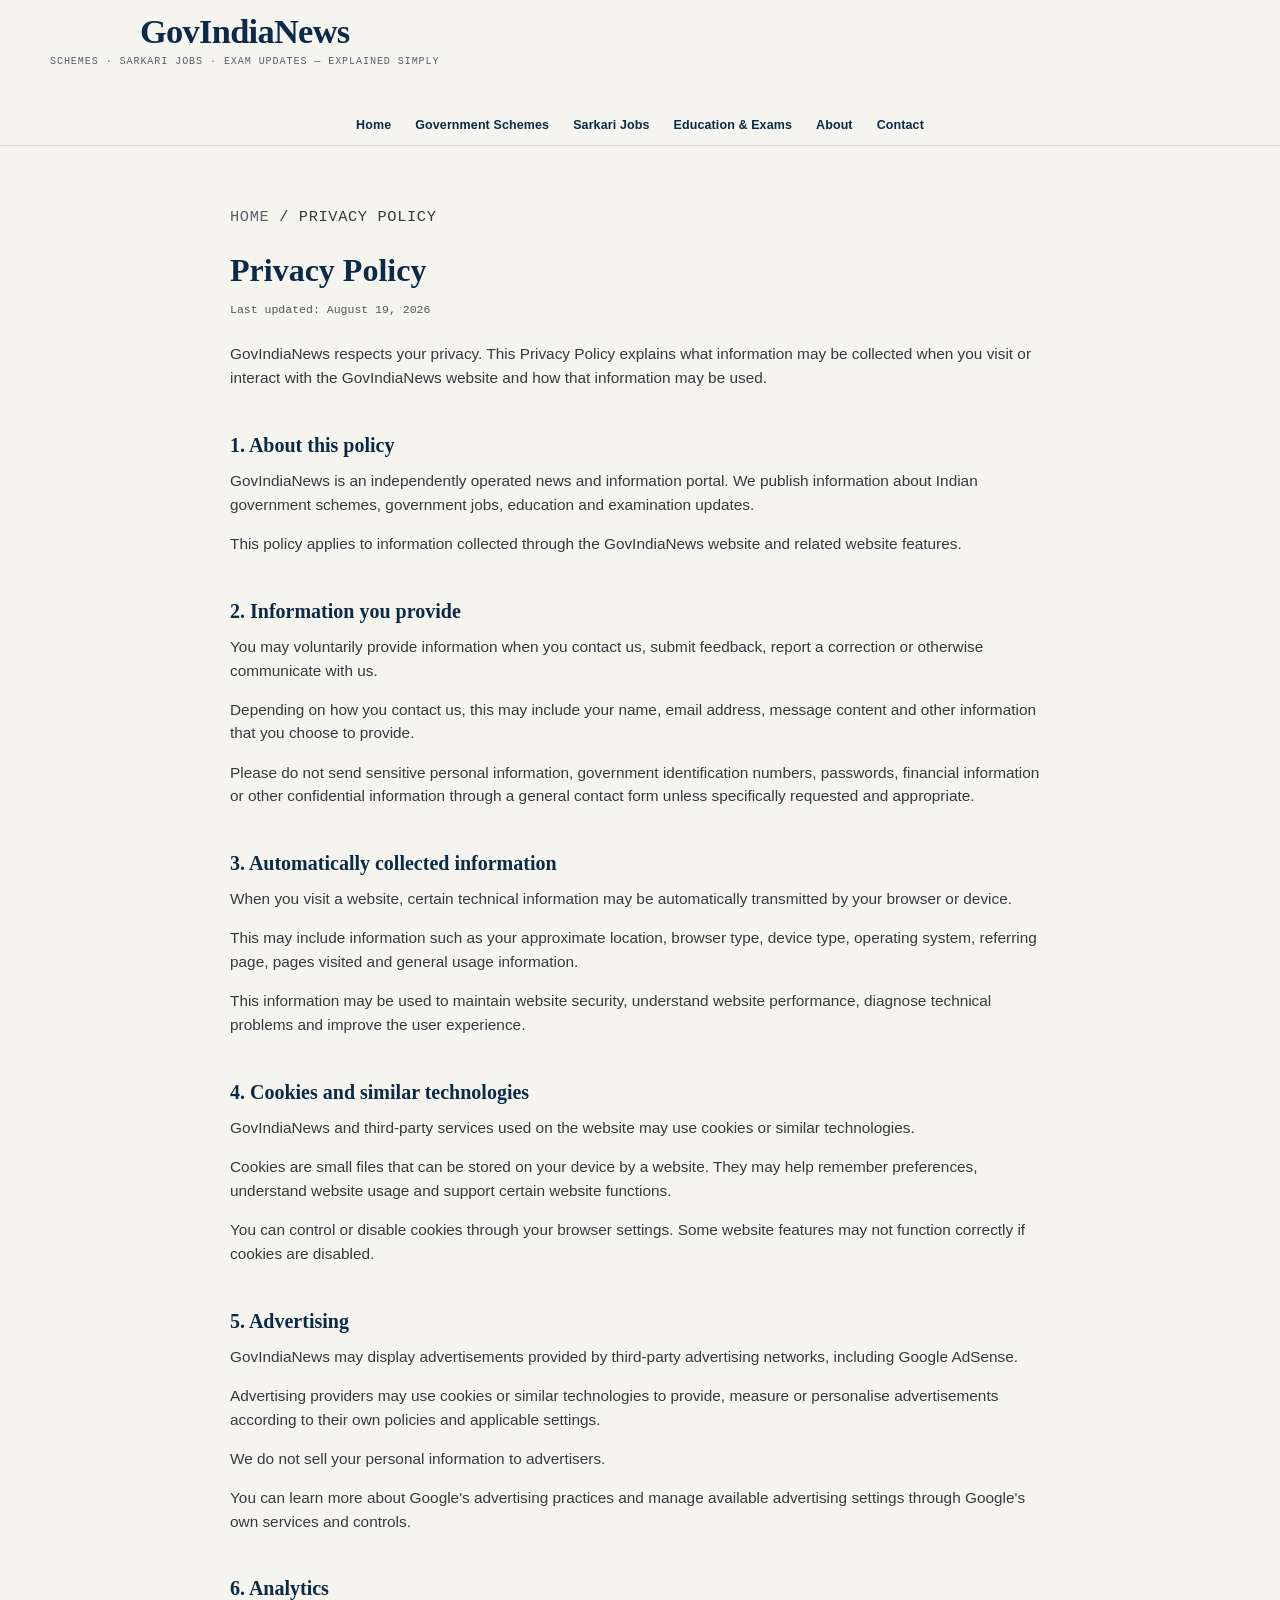
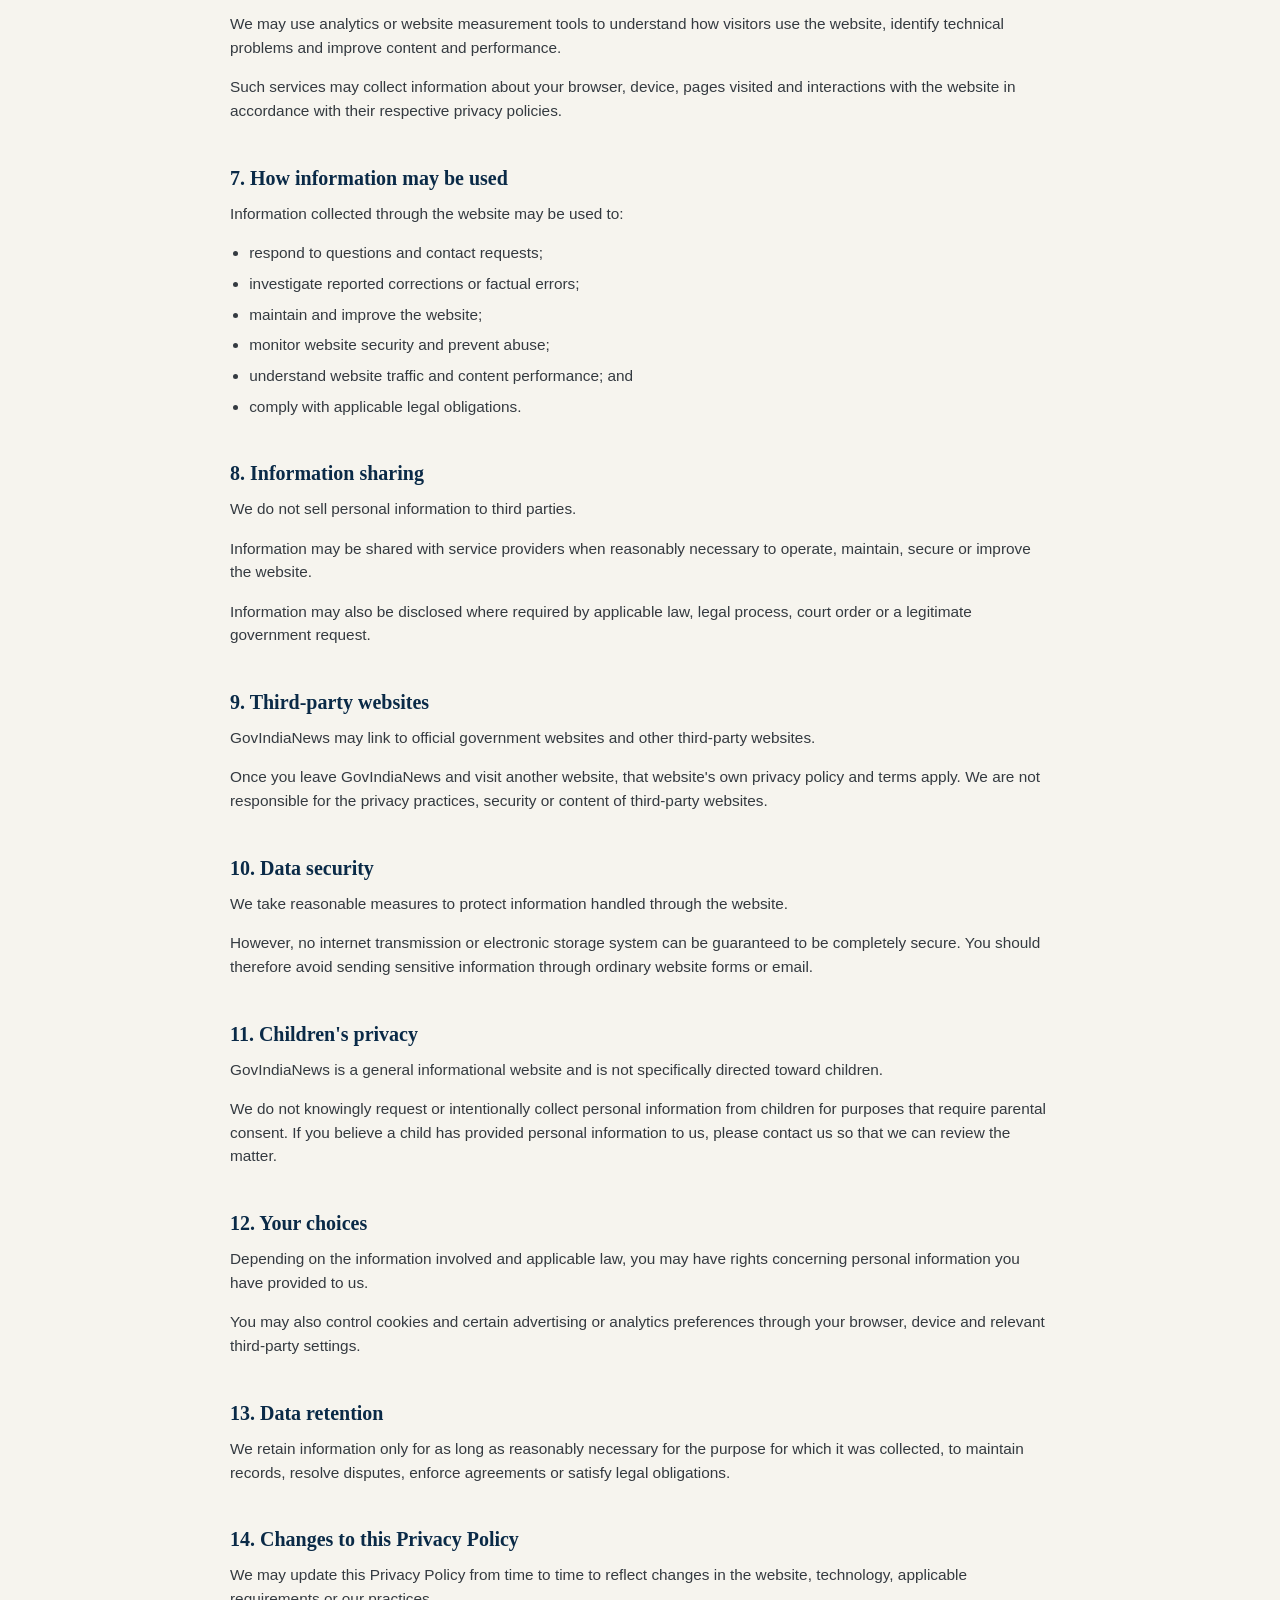
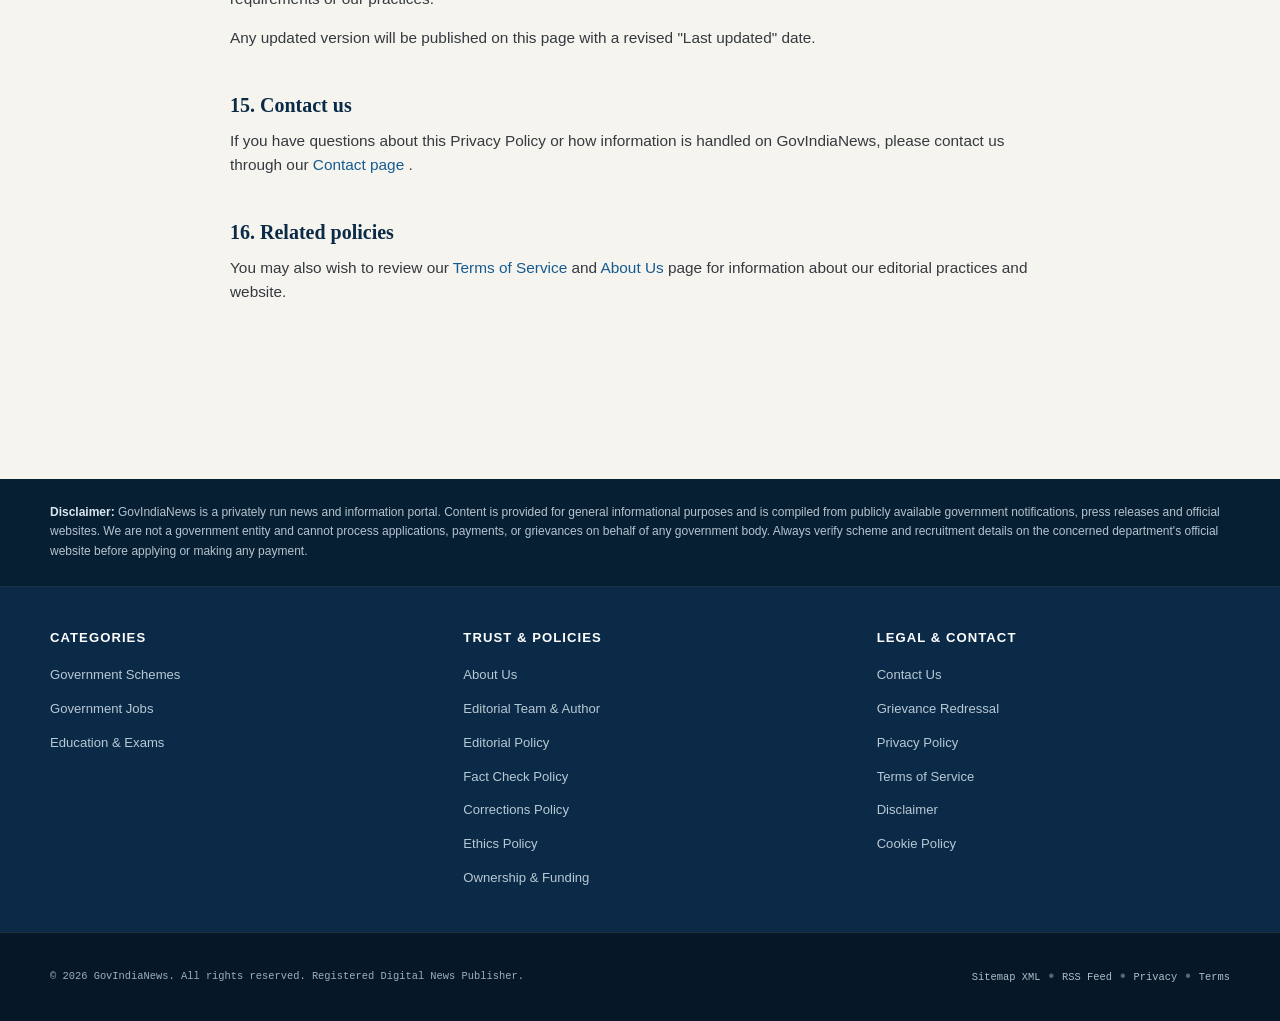
<file: privacy-policy.html>
<!DOCTYPE html>
<html lang="en">
<head>
<meta charset="UTF-8">
<meta name="viewport" content="width=device-width, initial-scale=1.0">

<title>Privacy Policy — GovIndiaNews</title>

<meta name="description" content="Read the GovIndiaNews Privacy Policy explaining how information may be collected, used and protected when you visit our website.">

<link rel="canonical" href="https://www.govindianews.com/privacy-policy.html">
<link rel="icon" type="image/svg+xml" href="favicon.svg">
<meta name="theme-color" content="#0a2a47">

<meta property="og:type" content="website">
<meta property="og:site_name" content="GovIndiaNews">
<meta property="og:title" content="Privacy Policy — GovIndiaNews">
<meta property="og:description" content="Read the GovIndiaNews Privacy Policy explaining how information may be collected, used and protected when you visit our website.">
<meta property="og:url" content="https://www.govindianews.com/privacy-policy.html">
<meta property="og:image" content="https://www.govindianews.com/assets/og-image.jpg">
<meta property="og:image:width" content="1200">
<meta property="og:image:height" content="630">

<meta name="twitter:card" content="summary_large_image">
<meta name="twitter:title" content="Privacy Policy — GovIndiaNews">
<meta name="twitter:description" content="Read the GovIndiaNews Privacy Policy explaining how information may be collected, used and protected when you visit our website.">
<meta name="twitter:image" content="https://www.govindianews.com/assets/og-image.jpg">

<link rel="stylesheet" href="styles.min.css">

<script type="application/ld+json">
{
  "@context": "https://schema.org",
  "@type": "WebPage",
  "name": "Privacy Policy — GovIndiaNews",
  "url": "https://www.govindianews.com/privacy-policy.html",
  "description": "Privacy Policy for the GovIndiaNews website."
}
</script>
</head>

<body>

<!-- =========================================================
     COMPACT HEADER
     ========================================================= -->

<header class="masthead">

  <div class="container">

    <div class="masthead-row">

      <div class="brand">

        <h1>
          <a href="index.html">GovIndiaNews</a>
        </h1>

        <div class="tagline">
          Schemes &middot; Sarkari Jobs &middot; Exam Updates — Explained Simply
        </div>

      </div>

      <button
        class="nav-toggle"
        type="button"
        aria-label="Open navigation menu"
        aria-expanded="false"
        aria-controls="site-navigation"
      >
        <span aria-hidden="true">&#9776;</span>
      </button>

    </div>

    <nav
      class="primary-nav"
      id="site-navigation"
      aria-label="Primary navigation"
    >

      <ul>

        <li>
          <a href="index.html">
            Home
          </a>
        </li>

        <li>
          <a href="schemes.html">
            Government Schemes
          </a>
        </li>

        <li>
          <a href="jobs.html">
            Sarkari Jobs
          </a>
        </li>

        <li>
          <a href="education.html">
            Education &amp; Exams
          </a>
        </li>

        <li>
          <a href="about.html">
            About
          </a>
        </li>

        <li>
          <a href="contact.html">
            Contact
          </a>
        </li>

      </ul>

    </nav>

  </div>

</header>


<!-- =========================================================
     MAIN CONTENT
     ========================================================= -->

<main class="container">

  <div class="page-body">

    <p class="breadcrumb">
      <a href="index.html">Home</a>
      /
      Privacy Policy
    </p>


    <h1>
      Privacy Policy
    </h1>

    <p class="updated">
      Last updated: August 19, 2026
    </p>


    <p>
      GovIndiaNews respects your privacy. This Privacy Policy explains what
      information may be collected when you visit or interact with the
      GovIndiaNews website and how that information may be used.
    </p>


    <h2>
      1. About this policy
    </h2>

    <p>
      GovIndiaNews is an independently operated news and information portal.
      We publish information about Indian government schemes, government
      jobs, education and examination updates.
    </p>

    <p>
      This policy applies to information collected through the
      GovIndiaNews website and related website features.
    </p>


    <h2>
      2. Information you provide
    </h2>

    <p>
      You may voluntarily provide information when you contact us, submit
      feedback, report a correction or otherwise communicate with us.
    </p>

    <p>
      Depending on how you contact us, this may include your name, email
      address, message content and other information that you choose to
      provide.
    </p>

    <p>
      Please do not send sensitive personal information, government
      identification numbers, passwords, financial information or other
      confidential information through a general contact form unless
      specifically requested and appropriate.
    </p>


    <h2>
      3. Automatically collected information
    </h2>

    <p>
      When you visit a website, certain technical information may be
      automatically transmitted by your browser or device.
    </p>

    <p>
      This may include information such as your approximate location,
      browser type, device type, operating system, referring page,
      pages visited and general usage information.
    </p>

    <p>
      This information may be used to maintain website security, understand
      website performance, diagnose technical problems and improve the
      user experience.
    </p>


    <h2>
      4. Cookies and similar technologies
    </h2>

    <p>
      GovIndiaNews and third-party services used on the website may use
      cookies or similar technologies.
    </p>

    <p>
      Cookies are small files that can be stored on your device by a website.
      They may help remember preferences, understand website usage and
      support certain website functions.
    </p>

    <p>
      You can control or disable cookies through your browser settings.
      Some website features may not function correctly if cookies are
      disabled.
    </p>


    <h2>
      5. Advertising
    </h2>

    <p>
      GovIndiaNews may display advertisements provided by third-party
      advertising networks, including Google AdSense.
    </p>

    <p>
      Advertising providers may use cookies or similar technologies to
      provide, measure or personalise advertisements according to their
      own policies and applicable settings.
    </p>

    <p>
      We do not sell your personal information to advertisers.
    </p>

    <p>
      You can learn more about Google's advertising practices and manage
      available advertising settings through Google's own services and
      controls.
    </p>


    <h2>
      6. Analytics
    </h2>

    <p>
      We may use analytics or website measurement tools to understand how
      visitors use the website, identify technical problems and improve
      content and performance.
    </p>

    <p>
      Such services may collect information about your browser, device,
      pages visited and interactions with the website in accordance with
      their respective privacy policies.
    </p>


    <h2>
      7. How information may be used
    </h2>

    <p>
      Information collected through the website may be used to:
    </p>

    <ul>

      <li>
        respond to questions and contact requests;
      </li>

      <li>
        investigate reported corrections or factual errors;
      </li>

      <li>
        maintain and improve the website;
      </li>

      <li>
        monitor website security and prevent abuse;
      </li>

      <li>
        understand website traffic and content performance; and
      </li>

      <li>
        comply with applicable legal obligations.
      </li>

    </ul>


    <h2>
      8. Information sharing
    </h2>

    <p>
      We do not sell personal information to third parties.
    </p>

    <p>
      Information may be shared with service providers when reasonably
      necessary to operate, maintain, secure or improve the website.
    </p>

    <p>
      Information may also be disclosed where required by applicable law,
      legal process, court order or a legitimate government request.
    </p>


    <h2>
      9. Third-party websites
    </h2>

    <p>
      GovIndiaNews may link to official government websites and other
      third-party websites.
    </p>

    <p>
      Once you leave GovIndiaNews and visit another website, that website's
      own privacy policy and terms apply. We are not responsible for the
      privacy practices, security or content of third-party websites.
    </p>


    <h2>
      10. Data security
    </h2>

    <p>
      We take reasonable measures to protect information handled through
      the website.
    </p>

    <p>
      However, no internet transmission or electronic storage system can be
      guaranteed to be completely secure. You should therefore avoid sending
      sensitive information through ordinary website forms or email.
    </p>


    <h2>
      11. Children's privacy
    </h2>

    <p>
      GovIndiaNews is a general informational website and is not specifically
      directed toward children.
    </p>

    <p>
      We do not knowingly request or intentionally collect personal
      information from children for purposes that require parental consent.
      If you believe a child has provided personal information to us,
      please contact us so that we can review the matter.
    </p>


    <h2>
      12. Your choices
    </h2>

    <p>
      Depending on the information involved and applicable law, you may have
      rights concerning personal information you have provided to us.
    </p>

    <p>
      You may also control cookies and certain advertising or analytics
      preferences through your browser, device and relevant third-party
      settings.
    </p>


    <h2>
      13. Data retention
    </h2>

    <p>
      We retain information only for as long as reasonably necessary for the
      purpose for which it was collected, to maintain records, resolve
      disputes, enforce agreements or satisfy legal obligations.
    </p>


    <h2>
      14. Changes to this Privacy Policy
    </h2>

    <p>
      We may update this Privacy Policy from time to time to reflect changes
      in the website, technology, applicable requirements or our practices.
    </p>

    <p>
      Any updated version will be published on this page with a revised
      "Last updated" date.
    </p>


    <h2>
      15. Contact us
    </h2>

    <p>
      If you have questions about this Privacy Policy or how information is
      handled on GovIndiaNews, please contact us through our
      <a href="contact.html">
        Contact page
      </a>.
    </p>


    <h2>
      16. Related policies
    </h2>

    <p>
      You may also wish to review our
      <a href="terms.html">
        Terms of Service
      </a>
      and
      <a href="about.html">
        About Us
      </a>
      page for information about our editorial practices and website.
    </p>

  </div>

</main>


<!-- =========================================================
     FOOTER
     ========================================================= -->

<footer class="footer" role="contentinfo">

  <div class="footer-disclaimer">

    <div class="container">

      <p>
        <strong>Disclaimer:</strong>
        GovIndiaNews is a privately run news and information portal.
        Content is provided for general informational purposes and is compiled
        from publicly available government notifications, press releases and
        official websites. We are not a government entity and cannot process
        applications, payments, or grievances on behalf of any government body.
        Always verify scheme and recruitment details on the concerned
        department's official website before applying or making any payment.
      </p>

    </div>

  </div>


  <div class="footer-main">

    <div class="container">

      <div class="footer-grid">


        <!-- Categories -->

        <div class="footer-col">

          <h4 class="footer-col-title">
            Categories
          </h4>

          <ul class="footer-links">

            <li>
              <a href="schemes.html">
                Government Schemes
              </a>
            </li>

            <li>
              <a href="jobs.html">
                Government Jobs
              </a>
            </li>

            <li>
              <a href="education.html">
                Education &amp; Exams
              </a>
            </li>

          </ul>

        </div>


        <!-- Trust & Policies -->

        <div class="footer-col">

          <h4 class="footer-col-title">
            Trust &amp; Policies
          </h4>

          <ul class="footer-links">

            <li>
              <a href="about.html">
                About Us
              </a>
            </li>

            <li>
              <a href="akash-singh-solanki.html">
                Editorial Team &amp; Author
              </a>
            </li>

            <li>
              <a href="about.html#editorial">
                Editorial Policy
              </a>
            </li>

            <li>
              <a href="about.html#fact-check">
                Fact Check Policy
              </a>
            </li>

            <li>
              <a href="about.html#corrections">
                Corrections Policy
              </a>
            </li>

            <li>
              <a href="about.html#ethics">
                Ethics Policy
              </a>
            </li>

            <li>
              <a href="about.html#ownership">
                Ownership &amp; Funding
              </a>
            </li>

          </ul>

        </div>


        <!-- Legal & Contact -->

        <div class="footer-col">

          <h4 class="footer-col-title">
            Legal &amp; Contact
          </h4>

          <ul class="footer-links">

            <li>
              <a href="contact.html">
                Contact Us
              </a>
            </li>

            <li>
              <a href="contact.html">
                Grievance Redressal
              </a>
            </li>

            <li>
              <a href="privacy-policy.html" aria-current="page">
                Privacy Policy
              </a>
            </li>

            <li>
              <a href="terms.html">
                Terms of Service
              </a>
            </li>

            <li>
              <a href="about.html">
                Disclaimer
              </a>
            </li>

            <li>
              <a href="privacy-policy.html">
                Cookie Policy
              </a>
            </li>

          </ul>

        </div>

      </div>

    </div>

  </div>


  <div class="footer-bottom">

    <div class="container">

      <div class="footer-bottom-inner">

        <div class="footer-copyright">
          &copy; 2026 GovIndiaNews. All rights reserved.
          Registered Digital News Publisher.
        </div>

        <div class="footer-bottom-links">

          <a href="sitemap.xml">
            Sitemap XML
          </a>

          <span>&bull;</span>

          <a href="rss.xml">
            RSS Feed
          </a>

          <span>&bull;</span>

          <a href="privacy-policy.html">
            Privacy
          </a>

          <span>&bull;</span>

          <a href="terms.html">
            Terms
          </a>

        </div>

      </div>

    </div>

  </div>

</footer>


<script src="script.min.js" defer></script>

</body>
                </html>
</file>
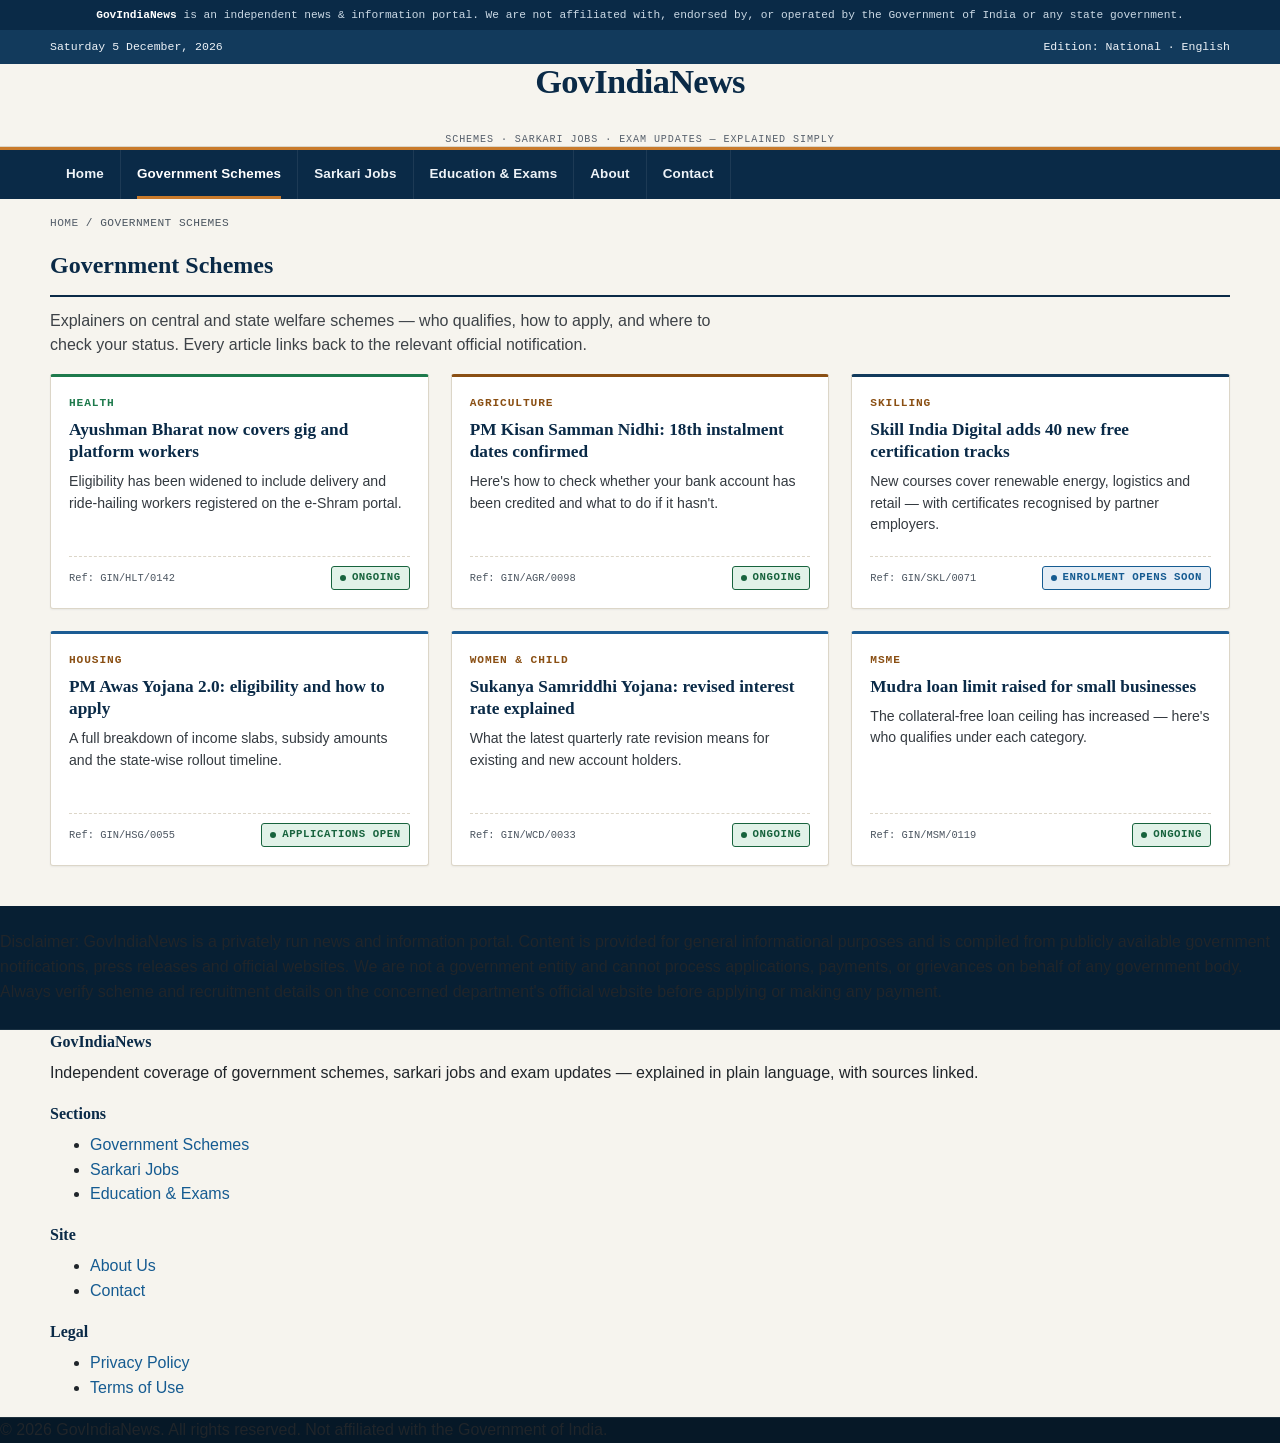
<file: schemes.html>
<!DOCTYPE html>
<html lang="en">
<head>
<meta charset="UTF-8">
<meta name="viewport" content="width=device-width, initial-scale=1.0">
<title>Government Schemes — GovIndiaNews</title>
<meta name="description" content="Plain-language explainers on Indian government schemes: eligibility, how to apply, deadlines and official sources.">
<link rel="preconnect" href="https://fonts.googleapis.com">
<link rel="preconnect" href="https://fonts.gstatic.com" crossorigin>
<link href="https://fonts.googleapis.com/css2?family=Noto+Serif:wght@400;700&family=Noto+Sans:wght@400;600;700&family=IBM+Plex+Mono:wght@400;700&display=swap" rel="stylesheet">
<link rel="canonical" href="https://www.govindianews.com/schemes.html">
<link rel="icon" type="image/svg+xml" href="favicon.svg">
<meta name="theme-color" content="#0a2a47">
<meta property="og:type" content="website">
<meta property="og:site_name" content="GovIndiaNews">
<meta property="og:title" content="Government Schemes — GovIndiaNews">
<meta property="og:description" content="Plain-language explainers on Indian government schemes: eligibility, how to apply, deadlines and official sources.">
<meta property="og:url" content="https://www.govindianews.com/schemes.html">
<meta property="og:image" content="https://www.govindianews.com/assets/og-image.jpg">
<meta property="og:image:width" content="1200">
<meta property="og:image:height" content="630">
<meta name="twitter:card" content="summary_large_image">
<meta name="twitter:title" content="Government Schemes — GovIndiaNews">
<meta name="twitter:description" content="Plain-language explainers on Indian government schemes: eligibility, how to apply, deadlines and official sources.">
<meta name="twitter:image" content="https://www.govindianews.com/assets/og-image.jpg">
<link rel="stylesheet" href="styles.min.css">
</head>
<body>

<div class="disclaimer-bar">
  <strong>GovIndiaNews</strong> is an independent news &amp; information portal. We are not affiliated with, endorsed by, or operated by the Government of India or any state government.
</div>

<div class="utility-bar">
  <div class="container">
    <span data-current-date>Wednesday, August 19, 2026</span>
    <span>Edition: National &middot; English</span>
  </div>
</div>

<header class="masthead">
  <div class="container">
    <h1><a href="index.html">GovIndiaNews</a></h1>
    <div class="tagline">Schemes &middot; Sarkari Jobs &middot; Exam Updates — Explained Simply</div>
  </div>
</header>

<nav class="primary-nav">
  <div class="container">
    <ul>
      <li><a href="index.html">Home</a></li>
      <li><a href="schemes.html" class="active">Government Schemes</a></li>
      <li><a href="jobs.html">Sarkari Jobs</a></li>
      <li><a href="education.html">Education &amp; Exams</a></li>
      <li><a href="about.html">About</a></li>
      <li><a href="contact.html">Contact</a></li>
    </ul>
    <button class="nav-toggle" aria-label="Toggle menu" aria-expanded="false">&#9776;</button>
  </div>
</nav>

<main class="container">
  <p class="breadcrumb"><a href="index.html">Home</a> / Government Schemes</p>

  <div class="section-head" style="margin-top:18px;">
    <h2>Government Schemes</h2>
  </div>
  <p style="max-width:680px;color:var(--ink-700);margin-top:-10px;">Explainers on central and state welfare schemes — who qualifies, how to apply, and where to check your status. Every article links back to the relevant official notification.</p>

  <div class="card-grid" style="margin-top:8px;">
    <article class="card" data-cat="health">
      <div class="cat">Health</div>
      <h3><a href="article.html" style="color:inherit;">Ayushman Bharat now covers gig and platform workers</a></h3>
      <p>Eligibility has been widened to include delivery and ride-hailing workers registered on the e-Shram portal.</p>
      <div class="notif-line"><span>Ref: GIN/HLT/0142</span><span class="status-pill status-open">Ongoing</span></div>
    </article>
    <article class="card" data-cat="agriculture">
      <div class="cat">Agriculture</div>
      <h3><a href="article.html" style="color:inherit;">PM Kisan Samman Nidhi: 18th instalment dates confirmed</a></h3>
      <p>Here's how to check whether your bank account has been credited and what to do if it hasn't.</p>
      <div class="notif-line"><span>Ref: GIN/AGR/0098</span><span class="status-pill status-open">Ongoing</span></div>
    </article>
    <article class="card" data-cat="skilling">
      <div class="cat">Skilling</div>
      <h3><a href="article.html" style="color:inherit;">Skill India Digital adds 40 new free certification tracks</a></h3>
      <p>New courses cover renewable energy, logistics and retail — with certificates recognised by partner employers.</p>
      <div class="notif-line"><span>Ref: GIN/SKL/0071</span><span class="status-pill status-upcoming">Enrolment Opens Soon</span></div>
    </article>
    <article class="card" data-cat="housing">
      <div class="cat">Housing</div>
      <h3><a href="article.html" style="color:inherit;">PM Awas Yojana 2.0: eligibility and how to apply</a></h3>
      <p>A full breakdown of income slabs, subsidy amounts and the state-wise rollout timeline.</p>
      <div class="notif-line"><span>Ref: GIN/HSG/0055</span><span class="status-pill status-open">Applications Open</span></div>
    </article>
    <article class="card">
      <div class="cat">Women &amp; Child</div>
      <h3><a href="article.html" style="color:inherit;">Sukanya Samriddhi Yojana: revised interest rate explained</a></h3>
      <p>What the latest quarterly rate revision means for existing and new account holders.</p>
      <div class="notif-line"><span>Ref: GIN/WCD/0033</span><span class="status-pill status-open">Ongoing</span></div>
    </article>
    <article class="card">
      <div class="cat">MSME</div>
      <h3><a href="article.html" style="color:inherit;">Mudra loan limit raised for small businesses</a></h3>
      <p>The collateral-free loan ceiling has increased — here's who qualifies under each category.</p>
      <div class="notif-line"><span>Ref: GIN/MSM/0119</span><span class="status-pill status-open">Ongoing</span></div>
    </article>
  </div>
</main>

<footer>
  <div class="footer-disclaimer">
    Disclaimer: GovIndiaNews is a privately run news and information portal. Content is provided for general informational purposes and is compiled from publicly available government notifications, press releases and official websites. We are not a government entity and cannot process applications, payments, or grievances on behalf of any government body. Always verify scheme and recruitment details on the concerned department's official website before applying or making any payment.
  </div>
  <div class="container">
    <div>
      <h4>GovIndiaNews</h4>
      <p>Independent coverage of government schemes, sarkari jobs and exam updates — explained in plain language, with sources linked.</p>
    </div>
    <div>
      <h4>Sections</h4>
      <ul>
        <li><a href="schemes.html">Government Schemes</a></li>
        <li><a href="jobs.html">Sarkari Jobs</a></li>
        <li><a href="education.html">Education &amp; Exams</a></li>
      </ul>
    </div>
    <div>
      <h4>Site</h4>
      <ul>
        <li><a href="about.html">About Us</a></li>
        <li><a href="contact.html">Contact</a></li>
      </ul>
    </div>
    <div>
      <h4>Legal</h4>
      <ul>
        <li><a href="privacy-policy.html">Privacy Policy</a></li>
        <li><a href="terms.html">Terms of Use</a></li>
      </ul>
    </div>
  </div>
  <div class="footer-bottom">&copy; 2026 GovIndiaNews. All rights reserved. Not affiliated with the Government of India.</div>
</footer>

<script src="script.min.js"></script>
</body>
</html>
</file>
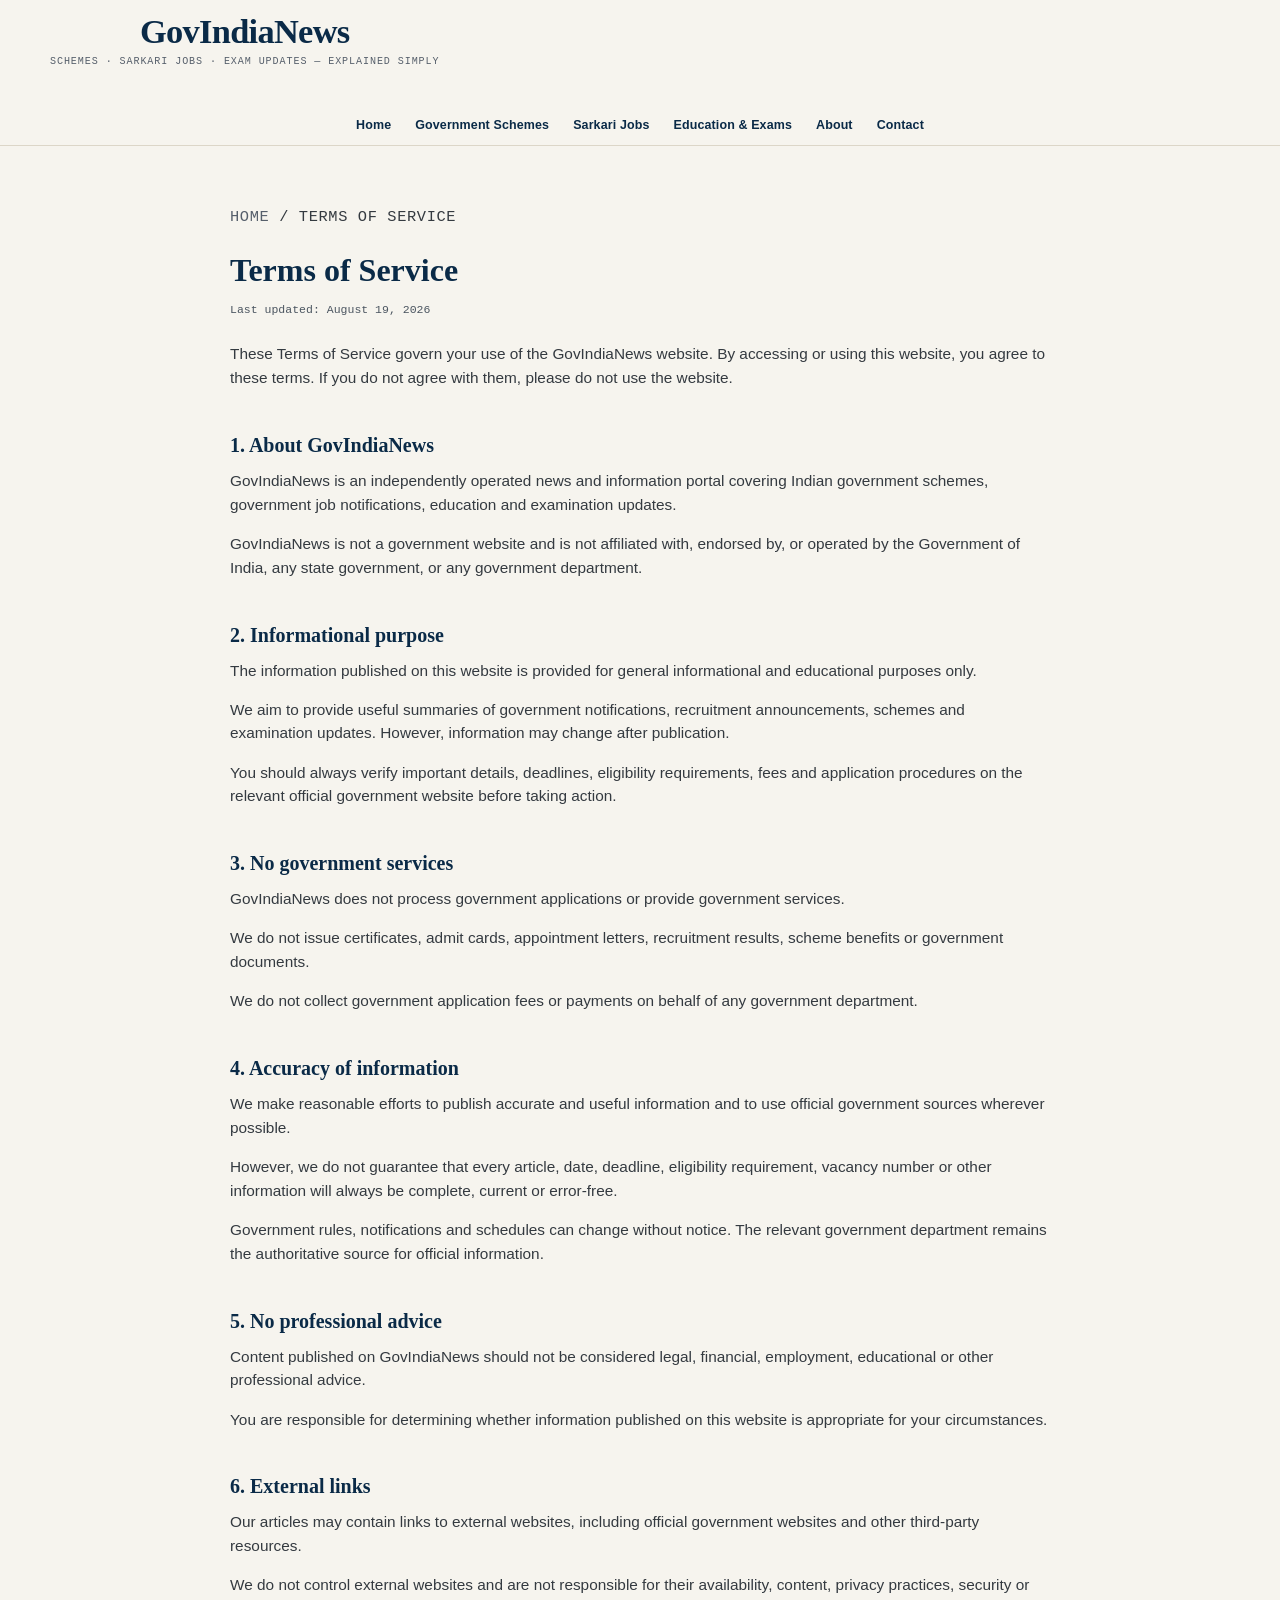
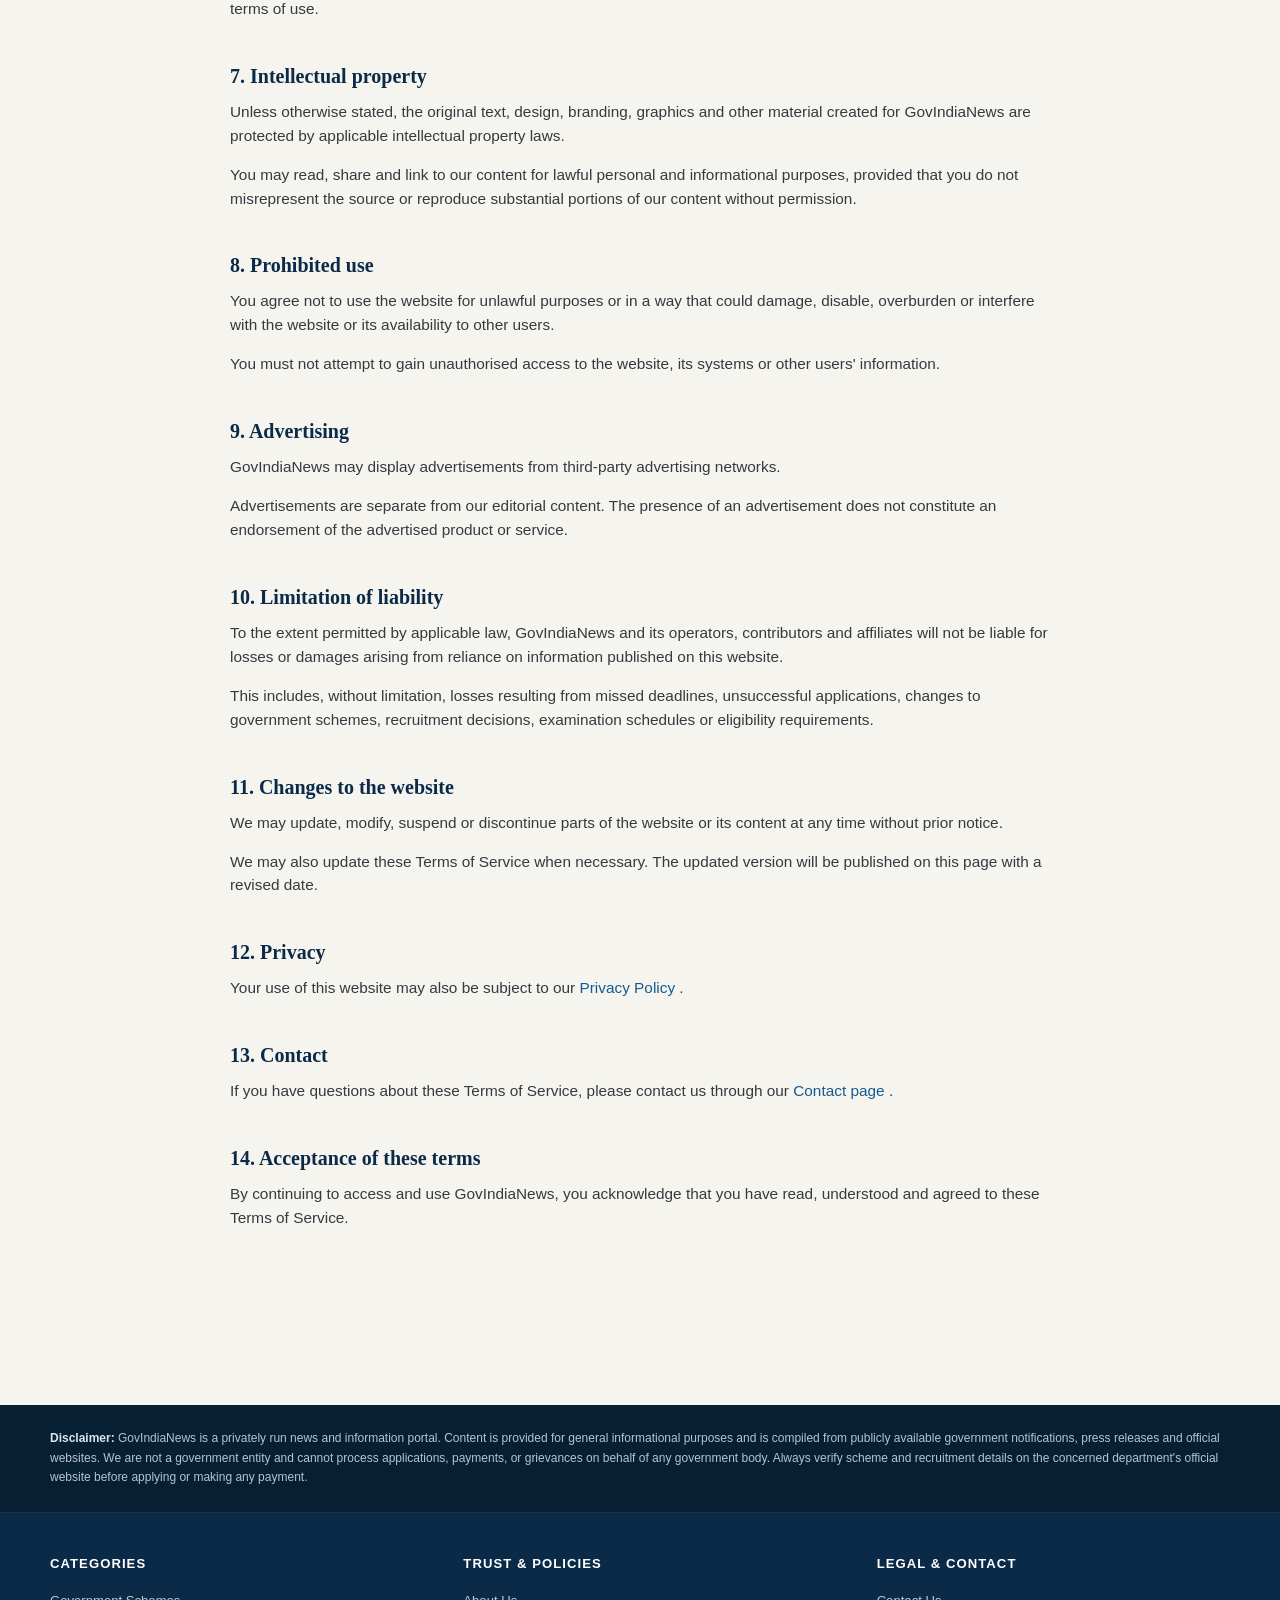
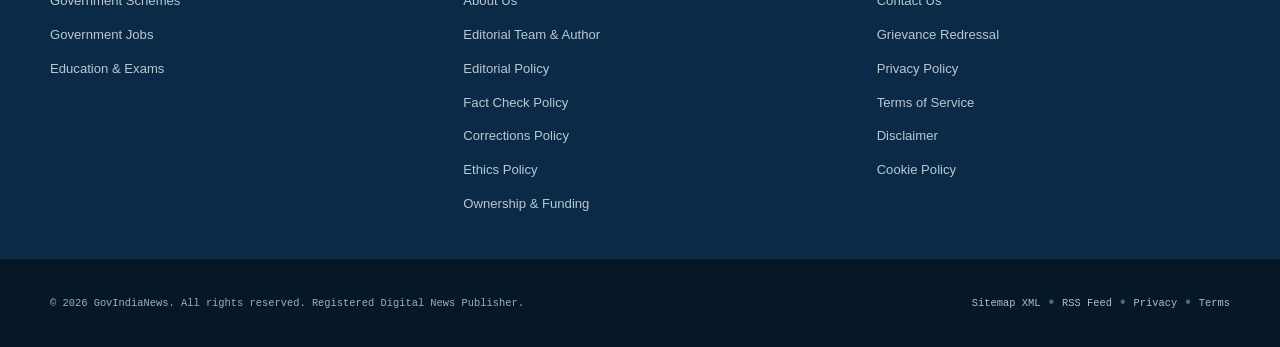
<file: terms.html>
<!DOCTYPE html>
<html lang="en">
<head>
<meta charset="UTF-8">
<meta name="viewport" content="width=device-width, initial-scale=1.0">

<title>Terms of Service — GovIndiaNews</title>

<meta name="description" content="Read the Terms of Service governing use of the GovIndiaNews website and its news and information content.">

<link rel="canonical" href="https://www.govindianews.com/terms.html">
<link rel="icon" type="image/svg+xml" href="favicon.svg">
<meta name="theme-color" content="#0a2a47">

<meta property="og:type" content="website">
<meta property="og:site_name" content="GovIndiaNews">
<meta property="og:title" content="Terms of Service — GovIndiaNews">
<meta property="og:description" content="Read the Terms of Service governing use of the GovIndiaNews website and its news and information content.">
<meta property="og:url" content="https://www.govindianews.com/terms.html">
<meta property="og:image" content="https://www.govindianews.com/assets/og-image.jpg">
<meta property="og:image:width" content="1200">
<meta property="og:image:height" content="630">

<meta name="twitter:card" content="summary_large_image">
<meta name="twitter:title" content="Terms of Service — GovIndiaNews">
<meta name="twitter:description" content="Read the Terms of Service governing use of the GovIndiaNews website and its news and information content.">
<meta name="twitter:image" content="https://www.govindianews.com/assets/og-image.jpg">

<link rel="stylesheet" href="styles.min.css">

<script type="application/ld+json">
{
  "@context": "https://schema.org",
  "@type": "WebPage",
  "name": "Terms of Service — GovIndiaNews",
  "url": "https://www.govindianews.com/terms.html",
  "description": "Terms of Service governing use of the GovIndiaNews website."
}
</script>
</head>

<body>

<!-- =========================================================
     COMPACT HEADER
     ========================================================= -->

<header class="masthead">

  <div class="container">

    <div class="masthead-row">

      <div class="brand">

        <h1>
          <a href="index.html">GovIndiaNews</a>
        </h1>

        <div class="tagline">
          Schemes &middot; Sarkari Jobs &middot; Exam Updates — Explained Simply
        </div>

      </div>

      <button
        class="nav-toggle"
        type="button"
        aria-label="Open navigation menu"
        aria-expanded="false"
        aria-controls="site-navigation"
      >
        <span aria-hidden="true">&#9776;</span>
      </button>

    </div>

    <nav
      class="primary-nav"
      id="site-navigation"
      aria-label="Primary navigation"
    >

      <ul>

        <li>
          <a href="index.html">
            Home
          </a>
        </li>

        <li>
          <a href="schemes.html">
            Government Schemes
          </a>
        </li>

        <li>
          <a href="jobs.html">
            Sarkari Jobs
          </a>
        </li>

        <li>
          <a href="education.html">
            Education &amp; Exams
          </a>
        </li>

        <li>
          <a href="about.html">
            About
          </a>
        </li>

        <li>
          <a href="contact.html">
            Contact
          </a>
        </li>

      </ul>

    </nav>

  </div>

</header>


<!-- =========================================================
     MAIN CONTENT
     ========================================================= -->

<main class="container">

  <div class="page-body">

    <p class="breadcrumb">
      <a href="index.html">Home</a>
      /
      Terms of Service
    </p>


    <h1>
      Terms of Service
    </h1>

    <p class="updated">
      Last updated: August 19, 2026
    </p>


    <p>
      These Terms of Service govern your use of the GovIndiaNews website.
      By accessing or using this website, you agree to these terms.
      If you do not agree with them, please do not use the website.
    </p>


    <h2>
      1. About GovIndiaNews
    </h2>

    <p>
      GovIndiaNews is an independently operated news and information portal
      covering Indian government schemes, government job notifications,
      education and examination updates.
    </p>

    <p>
      GovIndiaNews is not a government website and is not affiliated with,
      endorsed by, or operated by the Government of India, any state
      government, or any government department.
    </p>


    <h2>
      2. Informational purpose
    </h2>

    <p>
      The information published on this website is provided for general
      informational and educational purposes only.
    </p>

    <p>
      We aim to provide useful summaries of government notifications,
      recruitment announcements, schemes and examination updates. However,
      information may change after publication.
    </p>

    <p>
      You should always verify important details, deadlines, eligibility
      requirements, fees and application procedures on the relevant official
      government website before taking action.
    </p>


    <h2>
      3. No government services
    </h2>

    <p>
      GovIndiaNews does not process government applications or provide
      government services.
    </p>

    <p>
      We do not issue certificates, admit cards, appointment letters,
      recruitment results, scheme benefits or government documents.
    </p>

    <p>
      We do not collect government application fees or payments on behalf
      of any government department.
    </p>


    <h2>
      4. Accuracy of information
    </h2>

    <p>
      We make reasonable efforts to publish accurate and useful information
      and to use official government sources wherever possible.
    </p>

    <p>
      However, we do not guarantee that every article, date, deadline,
      eligibility requirement, vacancy number or other information will
      always be complete, current or error-free.
    </p>

    <p>
      Government rules, notifications and schedules can change without
      notice. The relevant government department remains the authoritative
      source for official information.
    </p>


    <h2>
      5. No professional advice
    </h2>

    <p>
      Content published on GovIndiaNews should not be considered legal,
      financial, employment, educational or other professional advice.
    </p>

    <p>
      You are responsible for determining whether information published on
      this website is appropriate for your circumstances.
    </p>


    <h2>
      6. External links
    </h2>

    <p>
      Our articles may contain links to external websites, including official
      government websites and other third-party resources.
    </p>

    <p>
      We do not control external websites and are not responsible for their
      availability, content, privacy practices, security or terms of use.
    </p>


    <h2>
      7. Intellectual property
    </h2>

    <p>
      Unless otherwise stated, the original text, design, branding, graphics
      and other material created for GovIndiaNews are protected by applicable
      intellectual property laws.
    </p>

    <p>
      You may read, share and link to our content for lawful personal and
      informational purposes, provided that you do not misrepresent the
      source or reproduce substantial portions of our content without
      permission.
    </p>


    <h2>
      8. Prohibited use
    </h2>

    <p>
      You agree not to use the website for unlawful purposes or in a way that
      could damage, disable, overburden or interfere with the website or
      its availability to other users.
    </p>

    <p>
      You must not attempt to gain unauthorised access to the website,
      its systems or other users' information.
    </p>


    <h2>
      9. Advertising
    </h2>

    <p>
      GovIndiaNews may display advertisements from third-party advertising
      networks.
    </p>

    <p>
      Advertisements are separate from our editorial content. The presence
      of an advertisement does not constitute an endorsement of the
      advertised product or service.
    </p>


    <h2>
      10. Limitation of liability
    </h2>

    <p>
      To the extent permitted by applicable law, GovIndiaNews and its
      operators, contributors and affiliates will not be liable for losses
      or damages arising from reliance on information published on this
      website.
    </p>

    <p>
      This includes, without limitation, losses resulting from missed
      deadlines, unsuccessful applications, changes to government schemes,
      recruitment decisions, examination schedules or eligibility
      requirements.
    </p>


    <h2>
      11. Changes to the website
    </h2>

    <p>
      We may update, modify, suspend or discontinue parts of the website or
      its content at any time without prior notice.
    </p>

    <p>
      We may also update these Terms of Service when necessary. The updated
      version will be published on this page with a revised date.
    </p>


    <h2>
      12. Privacy
    </h2>

    <p>
      Your use of this website may also be subject to our
      <a href="privacy-policy.html">
        Privacy Policy
      </a>.
    </p>


    <h2>
      13. Contact
    </h2>

    <p>
      If you have questions about these Terms of Service, please contact us
      through our
      <a href="contact.html">
        Contact page
      </a>.
    </p>


    <h2>
      14. Acceptance of these terms
    </h2>

    <p>
      By continuing to access and use GovIndiaNews, you acknowledge that you
      have read, understood and agreed to these Terms of Service.
    </p>

  </div>

</main>


<!-- =========================================================
     FOOTER
     ========================================================= -->

<footer class="footer" role="contentinfo">

  <div class="footer-disclaimer">

    <div class="container">

      <p>
        <strong>Disclaimer:</strong>
        GovIndiaNews is a privately run news and information portal.
        Content is provided for general informational purposes and is compiled
        from publicly available government notifications, press releases and
        official websites. We are not a government entity and cannot process
        applications, payments, or grievances on behalf of any government body.
        Always verify scheme and recruitment details on the concerned
        department's official website before applying or making any payment.
      </p>

    </div>

  </div>


  <div class="footer-main">

    <div class="container">

      <div class="footer-grid">


        <!-- Categories -->

        <div class="footer-col">

          <h4 class="footer-col-title">
            Categories
          </h4>

          <ul class="footer-links">

            <li>
              <a href="schemes.html">
                Government Schemes
              </a>
            </li>

            <li>
              <a href="jobs.html">
                Government Jobs
              </a>
            </li>

            <li>
              <a href="education.html">
                Education &amp; Exams
              </a>
            </li>

          </ul>

        </div>


        <!-- Trust & Policies -->

        <div class="footer-col">

          <h4 class="footer-col-title">
            Trust &amp; Policies
          </h4>

          <ul class="footer-links">

            <li>
              <a href="about.html">
                About Us
              </a>
            </li>

            <li>
              <a href="akash-singh-solanki.html">
                Editorial Team &amp; Author
              </a>
            </li>

            <li>
              <a href="about.html#editorial">
                Editorial Policy
              </a>
            </li>

            <li>
              <a href="about.html#fact-check">
                Fact Check Policy
              </a>
            </li>

            <li>
              <a href="about.html#corrections">
                Corrections Policy
              </a>
            </li>

            <li>
              <a href="about.html#ethics">
                Ethics Policy
              </a>
            </li>

            <li>
              <a href="about.html#ownership">
                Ownership &amp; Funding
              </a>
            </li>

          </ul>

        </div>


        <!-- Legal & Contact -->

        <div class="footer-col">

          <h4 class="footer-col-title">
            Legal &amp; Contact
          </h4>

          <ul class="footer-links">

            <li>
              <a href="contact.html">
                Contact Us
              </a>
            </li>

            <li>
              <a href="contact.html">
                Grievance Redressal
              </a>
            </li>

            <li>
              <a href="privacy-policy.html">
                Privacy Policy
              </a>
            </li>

            <li>
              <a href="terms.html" aria-current="page">
                Terms of Service
              </a>
            </li>

            <li>
              <a href="about.html">
                Disclaimer
              </a>
            </li>

            <li>
              <a href="privacy-policy.html">
                Cookie Policy
              </a>
            </li>

          </ul>

        </div>

      </div>

    </div>

  </div>


  <div class="footer-bottom">

    <div class="container">

      <div class="footer-bottom-inner">

        <div class="footer-copyright">
          &copy; 2026 GovIndiaNews. All rights reserved.
          Registered Digital News Publisher.
        </div>

        <div class="footer-bottom-links">

          <a href="sitemap.xml">
            Sitemap XML
          </a>

          <span>&bull;</span>

          <a href="rss.xml">
            RSS Feed
          </a>

          <span>&bull;</span>

          <a href="privacy-policy.html">
            Privacy
          </a>

          <span>&bull;</span>

          <a href="terms.html">
            Terms
          </a>

        </div>

      </div>

    </div>

  </div>

</footer>


<script src="script.min.js" defer></script>

</body>
  </html>
</file>
<file: styles.min.css>
:root{--navy-950:#0a2a47;--navy-900:#071f33;--navy-800:#123a5c;--blue-600:#1b5c94;--blue-100:#e4edf5;--amber-600:#c97a2b;--amber-100:#f7e9d7;--green-700:#1e7a4c;--green-100:#e1f2e8;--red-700:#a83226;--red-100:#f7e3e0;--paper-50:#f6f4ee;--paper-100:#eeeae0;--white:#fff;--ink-900:#1a1d21;--ink-700:#3d4247;--ink-500:#565f6b;--line:#dcd6c8;--radius:3px;--shadow-sm:0 1px 2px rgba(10,42,71,.06);--serif:Georgia,"Times New Roman",serif;--sans:Arial,Helvetica,sans-serif;--mono:"Courier New",Courier,monospace}*,*::before,*::after{box-sizing:border-box}html{-webkit-text-size-adjust:100%;scroll-behavior:auto}body{margin:0;background:var(--paper-50);color:var(--ink-900);font-family:var(--sans);font-size:16px;line-height:1.55;-webkit-font-smoothing:antialiased;text-rendering:optimizeSpeed}img{display:block;max-width:100%;height:auto}a{color:var(--blue-600);text-decoration:none}a:hover{text-decoration:underline}button,input,textarea,select{font:inherit}button{cursor:pointer}a:focus-visible,button:focus-visible,input:focus-visible,textarea:focus-visible,select:focus-visible{outline:2px solid var(--amber-600);outline-offset:2px}h1,h2,h3,h4{margin:0 0 .4em;color:var(--navy-950);font-family:var(--serif);font-weight:700}p{margin-top:0}ul,ol{margin-top:0}.container{width:min(1180px,calc(100% - 40px));margin-inline:auto}.utility-bar{min-height:34px;display:flex;align-items:center;background:var(--navy-800);color:#dbe6ef;font-family:var(--mono);font-size:.72rem}.utility-bar .container{min-height:34px;display:flex;align-items:center;justify-content:space-between;gap:10px}.masthead{background:var(--paper-50);border-bottom:1px solid var(--line)}.masthead .container{min-height:126px;display:flex;flex-direction:column;align-items:center;justify-content:center;gap:5px;text-align:center}.masthead h1{margin:0;font-size:2.6rem;line-height:1.05;letter-spacing:-.02em}.masthead h1 a{color:var(--navy-950);text-decoration:none}.tagline{color:var(--ink-500);font-family:var(--mono);font-size:.73rem;letter-spacing:.12em;text-transform:uppercase}.primary-nav{background:var(--navy-950);border-top:3px solid var(--amber-600)}.primary-nav .container{min-height:49px;display:flex;align-items:center;justify-content:space-between}.primary-nav ul{display:flex;align-items:stretch;list-style:none;margin:0;padding:0}.primary-nav li{margin:0;padding:0}.primary-nav a{position:relative;display:block;padding:14px 16px;color:#eef3f8;font-size:.84rem;font-weight:700;letter-spacing:.01em;text-decoration:none;border-right:1px solid rgba(255,255,255,.08)}.primary-nav a:hover{background:var(--navy-800);text-decoration:none}.primary-nav a.active{color:#fff}.primary-nav a.active::after{content:"";position:absolute;left:16px;right:16px;bottom:0;height:3px;background:var(--amber-600)}.nav-toggle{display:none;margin:0;padding:8px 12px;border:0;background:transparent;color:#fff;font-size:1.25rem}.disclaimer-bar{background:var(--navy-950);color:#cbd9e5;padding:7px 12px;font-family:var(--mono);font-size:.7rem;line-height:1.45;text-align:center}.disclaimer-bar strong{color:#fff}.ticker-wrap{min-height:39px;display:flex;align-items:stretch;overflow:hidden;background:var(--amber-100);border-bottom:1px solid var(--line)}.ticker-label{flex:0 0 auto;display:flex;align-items:center;padding:7px 14px;background:var(--amber-600);color:#fff;font-family:var(--mono);font-size:.7rem;font-weight:700;letter-spacing:.08em;text-transform:uppercase;white-space:nowrap}.ticker-track{min-width:0;flex:1;display:flex;align-items:center;overflow:hidden}.ticker-track ul{display:flex;align-items:center;width:max-content;list-style:none;margin:0;padding:0 20px;gap:42px;white-space:nowrap}.ticker-track li{flex:0 0 auto;color:var(--ink-700);font-size:.8rem}.ticker-track a{color:var(--ink-900)}main.container{padding-bottom:40px}.hero{display:grid;grid-template-columns:minmax(0,1.6fr) minmax(280px,1fr);gap:32px;padding-top:36px;padding-bottom:10px}.hero-lead{min-width:0}.hero-lead .thumb{width:100%;aspect-ratio:16/9;margin-bottom:16px;display:flex;align-items:center;justify-content:center;overflow:hidden;background:linear-gradient(135deg,var(--navy-800),var(--blue-600));border-radius:var(--radius);color:rgba(255,255,255,.68);font-family:var(--mono);font-size:.7rem;letter-spacing:.08em;text-transform:uppercase}.hero-lead .eyebrow{color:var(--amber-600);font-family:var(--mono);font-size:.72rem;font-weight:700;letter-spacing:.1em;text-transform:uppercase}.hero-lead h2{margin:.3em 0 .45em;font-size:clamp(1.75rem,3vw,2.15rem);line-height:1.14}.hero-lead h2 a{color:inherit;text-decoration:none}.hero-lead p{max-width:760px;margin-bottom:15px;color:var(--ink-700);font-size:.95rem}.hero-side{min-width:0;display:flex;flex-direction:column;border-left:1px solid var(--line);padding-left:24px}.hero-side article{padding:14px 0;border-bottom:1px solid var(--line)}.hero-side article:first-child{padding-top:0}.hero-side article:last-child{border-bottom:0}.hero-side .meta{color:var(--ink-500);font-family:var(--mono);font-size:.68rem;letter-spacing:.04em;text-transform:uppercase}.hero-side h3{margin:.25em 0 0;font-size:1rem;line-height:1.3}.hero-side h3 a{color:inherit}.status-pill{display:inline-flex;align-items:center;gap:6px;min-height:24px;padding:3px 8px;border:1px solid transparent;border-radius:var(--radius);font-family:var(--mono);font-size:.67rem;font-weight:700;letter-spacing:.05em;line-height:1.3;text-transform:uppercase}.status-pill::before{content:"";width:6px;height:6px;flex:0 0 6px;border-radius:50%;background:currentColor}.status-open{background:var(--green-100);color:var(--green-700);border-color:var(--green-700)}.status-upcoming{background:var(--blue-100);color:var(--blue-600);border-color:var(--blue-600)}.status-closed{background:var(--red-100);color:var(--red-700);border-color:var(--red-700)}.section-head{min-height:46px;display:flex;align-items:baseline;justify-content:space-between;gap:20px;margin-top:48px;margin-bottom:22px;padding-bottom:8px;border-bottom:2px solid var(--navy-950)}.section-head h2{margin:0;font-size:1.5rem;line-height:1.2}.section-head .see-all{flex:0 0 auto;color:var(--blue-600);font-family:var(--mono);font-size:.68rem;letter-spacing:.05em;text-transform:uppercase}.card-grid{display:grid;grid-template-columns:repeat(3,minmax(0,1fr));gap:22px}.card{min-width:0;min-height:235px;display:flex;flex-direction:column;padding:18px;background:#fff;border:1px solid var(--line);border-top:3px solid var(--blue-600);border-radius:var(--radius);box-shadow:var(--shadow-sm)}.card .cat{margin-bottom:6px;color:var(--blue-600);font-family:var(--mono);font-size:.7rem;font-weight:700;letter-spacing:.08em;text-transform:uppercase}.card h3{margin-bottom:8px;font-size:1.08rem;line-height:1.28}.card h3 a{color:inherit}.card p{flex:1;margin:0;color:var(--ink-700);font-size:.88rem;line-height:1.55}.card[data-cat="health"]{border-top-color:var(--green-700)}.card[data-cat="health"] .cat{color:var(--green-700)}.card[data-cat="agriculture"]{border-top-color:var(--amber-600)}.card[data-cat="agriculture"] .cat{color:var(--amber-600)}.card[data-cat="skilling"],.card[data-cat="education"]{border-top-color:var(--navy-800)}.card[data-cat="scholarship"]{border-top-color:var(--amber-600)}.card[data-cat="scholarship"] .cat{color:var(--amber-600)}.notif-line{min-height:34px;display:flex;align-items:center;justify-content:space-between;gap:8px;margin-top:14px;padding-top:9px;border-top:1px dashed var(--line);color:var(--ink-500);font-family:var(--mono);font-size:.65rem}.job-list{display:flex;flex-direction:column;gap:14px}.job-row{min-width:0;display:grid;grid-template-columns:minmax(0,1fr) auto;gap:16px;align-items:start;padding:16px 18px;background:#fff;border:1px solid var(--line);border-left:3px solid var(--blue-600);border-radius:var(--radius);box-shadow:var(--shadow-sm)}.job-row h3{margin:0 0 4px;font-size:1.02rem;line-height:1.3}.job-row h3 a{color:inherit}.job-row .org{color:var(--ink-500);font-size:.8rem;line-height:1.45}.job-row .deadline{min-width:145px;color:var(--ink-700);font-family:var(--mono);font-size:.68rem;text-align:right}.job-row .deadline .status-pill{margin-bottom:5px}.job-row .deadline strong{display:block;color:var(--amber-600);font-size:.78rem}.breadcrumb{padding-top:16px;color:var(--ink-500);font-family:var(--mono);font-size:.7rem;letter-spacing:.04em;text-transform:uppercase}.breadcrumb a{color:var(--ink-500)}.page-body{max-width:820px;margin:0 auto;padding:44px 0 60px}.page-body h1{margin-bottom:.2em;font-size:2rem}.page-body .updated{margin-bottom:2em;color:var(--ink-500);font-family:var(--mono);font-size:.72rem}.page-body h2{margin-top:2em;font-size:1.25rem}.page-body p,.page-body li{color:var(--ink-700);font-size:.96rem}.page-body ul,.page-body ol{padding-left:1.2em}.page-body li{margin-bottom:.45em}.article-head{max-width:760px;margin:0 auto;padding:24px 0 0}.article-head .eyebrow{color:var(--amber-600);font-family:var(--mono);font-size:.72rem;font-weight:700;letter-spacing:.1em;text-transform:uppercase}.article-head h1{margin:.3em 0 .5em;font-size:clamp(1.8rem,4vw,2.3rem);line-height:1.18}.article-head .byline{margin-bottom:26px;padding-bottom:18px;border-bottom:1px solid var(--line);color:var(--ink-500);font-family:var(--mono);font-size:.72rem}.article-body{max-width:760px;margin:0 auto;color:var(--ink-700);font-size:1rem}.article-body p{margin-bottom:1.2em}.article-body h2{margin-top:1.6em;font-size:1.3rem}.article-body h3{margin-top:1.3em;font-size:1.1rem}.article-thumb{width:100%;aspect-ratio:16/9;margin:0 0 28px;display:flex;align-items:center;justify-content:center;overflow:hidden;background:linear-gradient(135deg,var(--navy-800),var(--blue-600));border-radius:var(--radius);color:rgba(255,255,255,.65);font-family:var(--mono);font-size:.72rem;letter-spacing:.08em;text-transform:uppercase}.author-hero{display:flex;align-items:center;gap:24px;max-width:820px;margin:32px auto 0;padding:26px;background:#fff;border:1px solid var(--line);border-top:3px solid var(--amber-600);border-radius:var(--radius);box-shadow:var(--shadow-sm)}.author-avatar{flex:0 0 88px;width:88px;height:88px;display:flex;align-items:center;justify-content:center;border-radius:50%;background:linear-gradient(135deg,var(--navy-800),var(--blue-600));color:#fff;font-family:var(--serif);font-size:1.6rem;font-weight:700}.author-hero .eyebrow{color:var(--amber-600);font-family:var(--mono);font-size:.72rem;font-weight:700;letter-spacing:.1em;text-transform:uppercase}.author-hero h1{margin:.2em 0 .3em;font-size:1.7rem}.author-meta{margin:0 0 10px;color:var(--ink-500);font-family:var(--mono);font-size:.78rem}.author-links{display:flex;gap:14px;font-size:.85rem}.contact-form{display:flex;flex-direction:column;gap:14px;margin-top:24px}.contact-form label{color:var(--ink-900);font-size:.85rem;font-weight:600}.contact-form input,.contact-form textarea{width:100%;padding:10px 12px;background:#fff;border:1px solid var(--line);border-radius:var(--radius);color:var(--ink-900);font-family:var(--sans);font-size:.95rem}.contact-form textarea{min-height:150px;resize:vertical}.contact-form button{align-self:flex-start;padding:11px 22px;background:var(--navy-950);color:#fff;border:0;border-radius:var(--radius);font-weight:700}.contact-form button:hover{background:var(--navy-800)}.ad-slot{max-width:1180px;min-height:250px;margin:36px auto;padding:20px;display:flex;flex-direction:column;align-items:center;justify-content:center;gap:6px;background:#fdfcf9;border:1px dashed var(--line);border-radius:var(--radius)}.ad-slot .ad-label,.ad-slot .ad-placeholder{color:var(--ink-500);font-family:var(--mono);font-size:.7rem}.footer{width:100%;margin-top:60px;background:var(--navy-950);color:#cfdae4}.footer-disclaimer{width:100%;margin:0;padding:24px 0;background:var(--navy-900);border-bottom:1px solid rgba(255,255,255,.08)}.footer-disclaimer .container{width:min(1180px,calc(100% - 40px));margin:0 auto;padding:0}.footer-disclaimer p{max-width:100%;margin:0;color:#a9bccb;font-family:var(--sans);font-size:.75rem;line-height:1.65}.footer-disclaimer strong{color:#dbe6ef}.footer-main{width:100%;background:var(--navy-950)}.footer-main .container{width:min(1180px,calc(100% - 40px));margin:0 auto;padding:42px 0}.footer-grid{width:100%;display:grid;grid-template-columns:repeat(3,minmax(0,1fr));gap:60px;margin:0;padding:0}.footer-col{min-width:0}.footer-col-title,.footer-col h4{margin:0 0 16px;color:#fff;font-family:var(--sans);font-size:.82rem;font-weight:700;line-height:1.3;letter-spacing:.08em;text-transform:uppercase}.footer-links{display:flex;flex-direction:column;gap:9px;list-style:none;margin:0;padding:0}.footer-links li{display:block;margin:0;padding:0;list-style:none}.footer-links li::before{content:none}.footer-links a{display:inline;color:#aebdca;font-family:var(--sans);font-size:.82rem;line-height:1.5}.footer-links a:hover{color:#fff;text-decoration:underline}.footer-bottom{width:100%;margin:0;padding:0;background:#061827;border-top:1px solid rgba(255,255,255,.1)}.footer-bottom .container{width:min(1180px,calc(100% - 40px));margin:0 auto;padding:20px 0}.footer-bottom-inner{min-height:48px;display:flex;align-items:center;justify-content:space-between;gap:20px}.footer-copyright{color:#8298a9;font-family:var(--mono);font-size:.65rem;line-height:1.6}.footer-bottom-links{display:flex;align-items:center;justify-content:flex-end;flex-wrap:wrap;gap:8px}.footer-bottom-links a{color:#9db0bf;font-family:var(--mono);font-size:.65rem}.footer-bottom-links a:hover{color:#fff;text-decoration:underline}.footer-bottom-links span{color:#506878}@media(max-width:900px){.container{width:min(100% - 32px,1180px)}.hero{grid-template-columns:1fr;gap:24px}.hero-side{border-left:0;border-top:1px solid var(--line);padding-top:16px;padding-left:0}.hero-side article:first-child{padding-top:0}.card-grid{grid-template-columns:repeat(2,minmax(0,1fr))}.footer-disclaimer .container,.footer-main .container,.footer-bottom .container{width:min(100% - 32px,1180px)}.footer-grid{gap:30px}.footer-bottom-inner{align-items:flex-start;flex-direction:column}.footer-bottom-links{justify-content:flex-start}}@media(max-width:640px){body{font-size:15px}.container{width:calc(100% - 28px)}.utility-bar{font-size:.62rem}.utility-bar .container{min-height:32px}.masthead .container{min-height:100px}.masthead h1{font-size:2rem}.tagline{font-size:.6rem;letter-spacing:.08em;line-height:1.4}.primary-nav .container{min-height:48px}.primary-nav ul{display:none;width:100%;flex-direction:column}.primary-nav ul.open{display:flex}.primary-nav a{padding:13px 12px;border-right:0;border-bottom:1px solid rgba(255,255,255,.08)}.nav-toggle{display:block;margin-left:auto}.disclaimer-bar{padding:7px 10px;font-size:.62rem}.ticker-label{padding-inline:10px;font-size:.62rem}.ticker-track ul{gap:28px;padding-inline:16px}.ticker-track li{font-size:.7rem}.hero{padding-top:24px;gap:20px}.hero-lead .thumb{margin-bottom:13px}.hero-lead h2{font-size:1.7rem}.hero-lead p{font-size:.87rem}.section-head{min-height:43px;margin-top:38px;margin-bottom:16px;gap:10px}.section-head h2{font-size:1.25rem}.section-head .see-all{font-size:.6rem}.card-grid{grid-template-columns:1fr;gap:14px}.card{min-height:0;padding:16px}.card h3{font-size:1.05rem}.card p{font-size:.84rem}.notif-line{align-items:flex-start;flex-wrap:wrap;font-size:.6rem}.job-list{gap:10px}.job-row{grid-template-columns:1fr;gap:10px;padding:15px}.job-row h3{font-size:1rem}.job-row .deadline{min-width:0;text-align:left}.page-body{padding-top:30px}.page-body h1{font-size:1.75rem}.article-head{padding-top:20px}.article-head h1{font-size:1.75rem}.article-body{font-size:.94rem}.author-hero{align-items:flex-start;flex-direction:column}.footer{margin-top:45px}.footer-disclaimer{padding:22px 0}.footer-disclaimer .container,.footer-main .container,.footer-bottom .container{width:calc(100% - 28px)}.footer-disclaimer p{font-size:.7rem;line-height:1.65}.footer-main .container{padding:34px 0 38px}.footer-grid{grid-template-columns:repeat(3,minmax(0,1fr));gap:12px}.footer-col-title,.footer-col h4{margin-bottom:13px;font-size:.64rem}.footer-links{gap:8px}.footer-links a{font-size:.64rem;line-height:1.45;overflow-wrap:anywhere}.footer-bottom .container{padding:19px 0 24px}.footer-bottom-inner{min-height:0;align-items:flex-start;gap:14px}.footer-copyright{width:100%;font-size:.58rem}.footer-bottom-links{width:100%;justify-content:flex-start;gap:6px}.footer-bottom-links a{font-size:.58rem}.footer-bottom-links span{font-size:.5rem}}@media(max-width:380px){.container{width:calc(100% - 24px)}.masthead h1{font-size:1.8rem}.hero-lead h2{font-size:1.55rem}.footer-grid{gap:8px}.footer-col-title,.footer-col h4{font-size:.59rem}.footer-links a{font-size:.59rem}}@media(prefers-reduced-motion:reduce){html{scroll-behavior:auto}}@media print{.utility-bar,.primary-nav,.disclaimer-bar,.ticker-wrap,.footer{display:none}body{background:#fff;color:#000}a{color:#000}}
.masthead{padding:0;border-bottom:1px solid var(--line)}.masthead>.container{min-height:82px;display:flex;align-items:center;justify-content:space-between;gap:24px}.masthead-row{width:100%;min-height:82px;display:flex;align-items:center;justify-content:space-between;gap:24px}.brand{min-width:0}.masthead h1{margin:0;font-size:2.15rem;line-height:1;letter-spacing:-.02em}.masthead .tagline{margin-top:6px;font-size:.63rem;line-height:1.3;letter-spacing:.09em}.masthead .nav-toggle{display:none;flex:0 0 auto;width:46px;height:42px;align-items:center;justify-content:center;margin:0;padding:0;border:0;background:transparent;color:var(--navy-950);font-size:1.75rem;line-height:1}.masthead .nav-toggle:hover{color:var(--amber-600)}.masthead .primary-nav{flex:0 0 auto;background:transparent;border:0}.masthead .primary-nav .container{min-height:0}.masthead .primary-nav ul{display:flex;align-items:center;gap:0}.masthead .primary-nav a{padding:10px 12px;color:var(--navy-950);border:0;font-size:.78rem}.masthead .primary-nav a:hover{background:transparent;color:var(--blue-600)}.masthead .primary-nav a.active{color:var(--blue-600)}.masthead .primary-nav a.active::after{left:12px;right:12px;bottom:3px;height:2px}@media(max-width:640px){.masthead>.container{width:calc(100% - 28px);min-height:76px;display:block}.masthead-row{min-height:76px;gap:12px}.brand{padding-right:8px}.masthead h1{font-size:1.72rem;white-space:nowrap}.masthead .tagline{max-width:270px;margin-top:5px;font-size:.52rem;letter-spacing:.065em;line-height:1.35}.masthead .nav-toggle{display:flex}.masthead .primary-nav{width:100%;padding:0}.masthead .primary-nav ul{display:none;width:100%;flex-direction:column;align-items:stretch;margin:0 0 12px;padding:4px 0;background:var(--navy-950);border-radius:var(--radius);overflow:hidden}.masthead .primary-nav ul.open{display:flex}.masthead .primary-nav li{width:100%}.masthead .primary-nav a{display:block;width:100%;padding:12px 14px;color:#eef3f8;border-bottom:1px solid rgba(255,255,255,.08);font-size:.8rem}.masthead .primary-nav li:last-child a{border-bottom:0}.masthead .primary-nav a:hover{background:var(--navy-800);color:#fff}.masthead .primary-nav a.active{color:#fff;background:var(--navy-800)}.masthead .primary-nav a.active::after{display:none}.primary-nav{border-top:0}.ticker-wrap{min-height:38px}}@media(max-width:380px){.masthead>.container{width:calc(100% - 24px)}.masthead h1{font-size:1.55rem}.masthead .tagline{max-width:235px;font-size:.48rem}.masthead .nav-toggle{width:42px;height:40px;font-size:1.6rem}}
body{color:#20252a}.hero-lead p,.card p,.job-row .org,.page-body p,.page-body li,.article-body{color:#343a40}.utility-bar,.hero-side .meta,.notif-line,.page-body .updated,.breadcrumb{color:#4b5560}a{color:#155b91}a:hover{color:#0b426b}.ticker-label{background:#8a4f13;color:#fff}.ticker-track li{color:#343a40}.ticker-track a{color:#20252a}.hero-lead .eyebrow,.card .cat{color:#8a4f13}.card[data-cat="agriculture"]{border-top-color:#8a4f13}.card[data-cat="agriculture"] .cat{color:#8a4f13}.card[data-cat="scholarship"]{border-top-color:#8a4f13}.card[data-cat="scholarship"] .cat{color:#8a4f13}.status-open{background:#e1f2e8;color:#17633d;border-color:#17633d}.status-upcoming{background:#e4edf5;color:#155b91;border-color:#155b91}.status-closed{background:#f7e3e0;color:#8f2118;border-color:#8f2118}.job-row .deadline{color:#343a40}.job-row .deadline strong{color:#8a4f13}.footer-links a{color:#b9c8d4}.footer-links a:hover{color:#fff}.footer-bottom-links a{color:#aebfcb}.footer-disclaimer p{color:#b5c4cf}.footer-copyright{color:#9cafbc}
@media(max-width:640px){.masthead .primary-nav ul{display:none}.masthead .primary-nav ul.open{display:flex}.masthead .nav-toggle{display:flex;align-items:center;justify-content:center}}
.utility-bar{background:var(--navy-800);color:#eef3f8}.utility-bar span{color:#eef3f8}
/* Table of Contents Container */
details.table-of-contents {
  background: #f8fafc;
  border: 1px solid #e2e8f0;
  border-radius: 12px;
  padding: 16px;
  max-width: 600px;
  margin: 24px auto;
  box-shadow: 0 4px 6px -1px rgba(0, 0, 0, 0.05), 0 2px 4px -1px rgba(0, 0, 0, 0.03);
  transition: all 0.3s cubic-bezier(0.4, 0, 0.2, 1);
  font-family: -apple-system, BlinkMacSystemFont, "Segoe UI", Roboto, Helvetica, Arial, sans-serif;
}

/* Open State Container Adjustment */
details.table-of-contents[open] {
  background: #ffffff;
  border-color: #cbd5e1;
  box-shadow: 0 10px 15px -3px rgba(0, 0, 0, 0.05), 0 4px 6px -2px rgba(0, 0, 0, 0.05);
}

/* Summary Header Styling */
details.table-of-contents summary {
  list-style: none; /* Hides default browser arrow */
  display: flex;
  justify-content: space-between;
  align-items: center;
  font-weight: 600;
  font-size: 1.1rem;
  color: #1e293b;
  cursor: pointer;
  padding: 4px;
  user-select: none;
}

/* Webkit specific fix to hide default arrow */
details.table-of-contents summary::-webkit-details-marker {
  display: none;
}

/* Custom Minimal Arrow Design */
details.table-of-contents summary::after {
  content: "";
  width: 8px;
  height: 8px;
  border-right: 2px solid #64748b;
  border-bottom: 2px solid #64748b;
  transform: rotate(45deg);
  transition: transform 0.2s ease;
  margin-right: 8px;
}

/* Rotate Custom Arrow on Open */
details.table-of-contents[open] summary::after {
  transform: rotate(-135deg);
}

/* List Formatting */
details.table-of-contents ol {
  margin: 16px 0 0 0;
  padding-left: 24px;
  border-top: 1px dashed #e2e8f0;
  padding-top: 16px;
}

/* List Item Spacing */
details.table-of-contents li {
  margin-bottom: 12px;
  color: #64748b;
  font-size: 0.95rem;
}

details.table-of-contents li:last-child {
  margin-bottom: 0;
}

/* Elite Link Styling */
details.table-of-contents a {
  color: #2563eb;
  text-decoration: none;
  font-weight: 500;
  transition: color 0.15s ease;
}

/* Interactive Hover States */
details.table-of-contents a:hover {
  color: #1d4ed8;
  text-decoration: underline;
  text-underline-offset: 4px;
}
</file>
